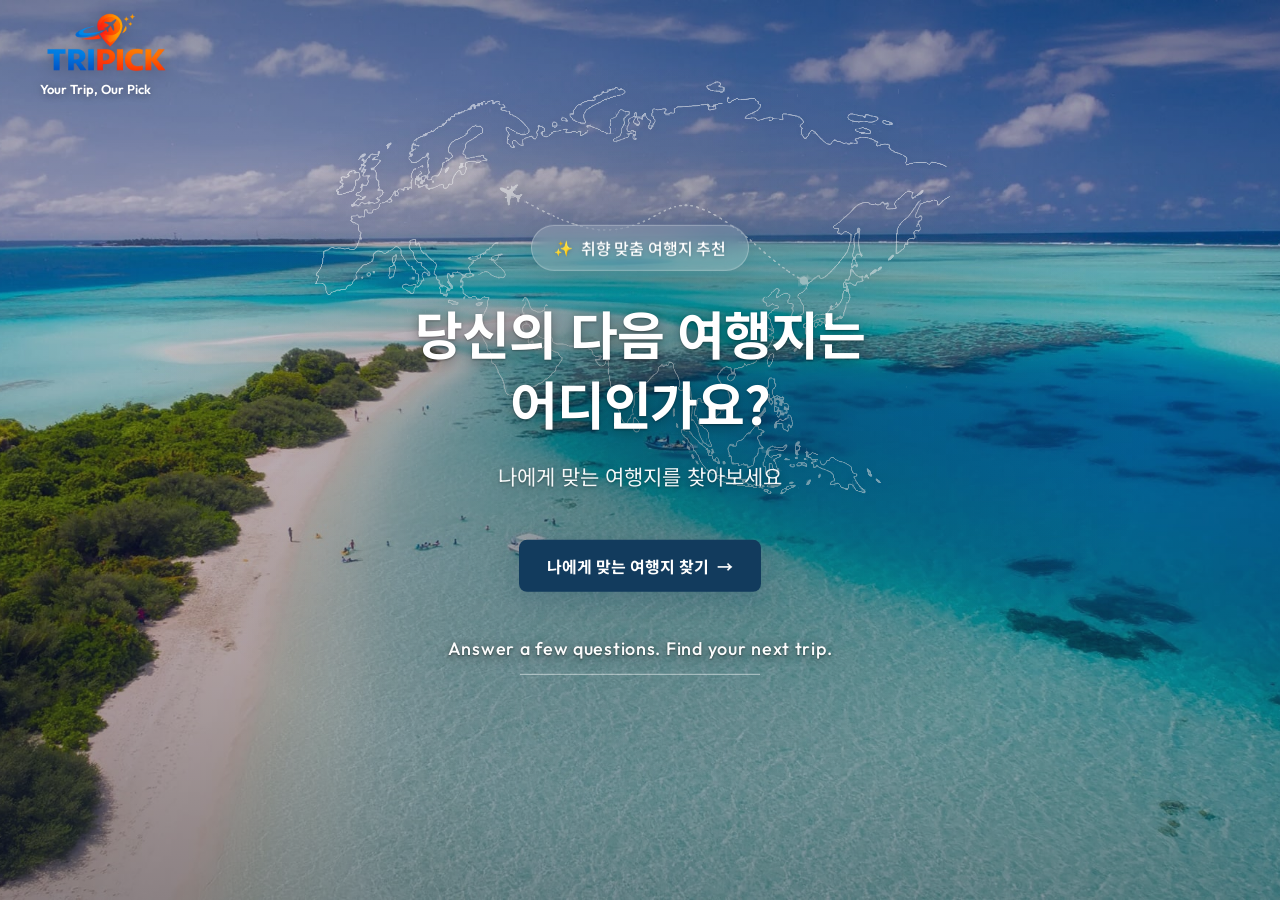
<file: index.html>
<!DOCTYPE html>
<html lang="ko">
<head>
  <meta charset="UTF-8">
  <meta name="viewport" content="width=device-width, initial-scale=1.0">
  <title>TRIPICK — Your Trip, Our Pick</title>
  <meta name="description" content="TRIPICK은 취향 퀴즈로 나에게 어울리는 여행지를 추천하고 여행 기록까지 도와주는 맞춤 여행 서비스입니다. 지금 나에게 맞는 여행을 찾아보세요.">
  <link rel="icon" href="images/logo.png">
  <link rel="preconnect" href="https://fonts.googleapis.com">
  <link rel="preconnect" href="https://fonts.gstatic.com" crossorigin>
  <link href="https://fonts.googleapis.com/css2?family=Outfit:wght@400;600;700&family=Noto+Sans+KR:wght@400;500;700&display=swap" rel="stylesheet">
  <link rel="stylesheet" href="style.css">
</head>
<body class="page-intro">
  <a class="skip-link" href="#main-content">본문 바로가기</a>
  <main class="intro" id="main-content" tabindex="-1">
    <img src="images/travel.png" alt="여행 이미지" class="intro-bg">
    <div class="intro-dim" aria-hidden="true"></div>

    <div class="intro-map-deco" aria-hidden="true">
      <img
        src="images/eurasia_map.png"
        alt=""
        class="intro-map"
        width="960"
        height="540"
        decoding="async"
      >
    </div>

    <header class="top">
      <div class="inner">
        <h1 class="title">
          <a href="home.html" class="logo-link">
            <img src="images/logo.png" alt="TRIPICK" class="logo">
          </a>
          <span class="txt">
            <span class="txt2">Your Trip, Our Pick</span>
          </span>
        </h1>

        <nav class="menu" aria-label="메인 메뉴"></nav>
      </div>
    </header>

    <div class="intro-box">
      <p class="intro-badge"><span class="intro-badge-spark" aria-hidden="true">✨</span> 취향 맞춤 여행지 추천</p>
      <p class="intro-tit">당신의 다음 여행지는<br>어디인가요?</p>
      <p class="intro-sub">나에게 맞는 여행지를 찾아보세요</p>
      <a href="home.html" class="btn">나에게 맞는 여행지 찾기 <span class="arrow">→</span></a>
      <p class="intro-foot">Answer a few questions. Find your next trip.</p>
    </div>
  </main>
</body>
</html>
</file>
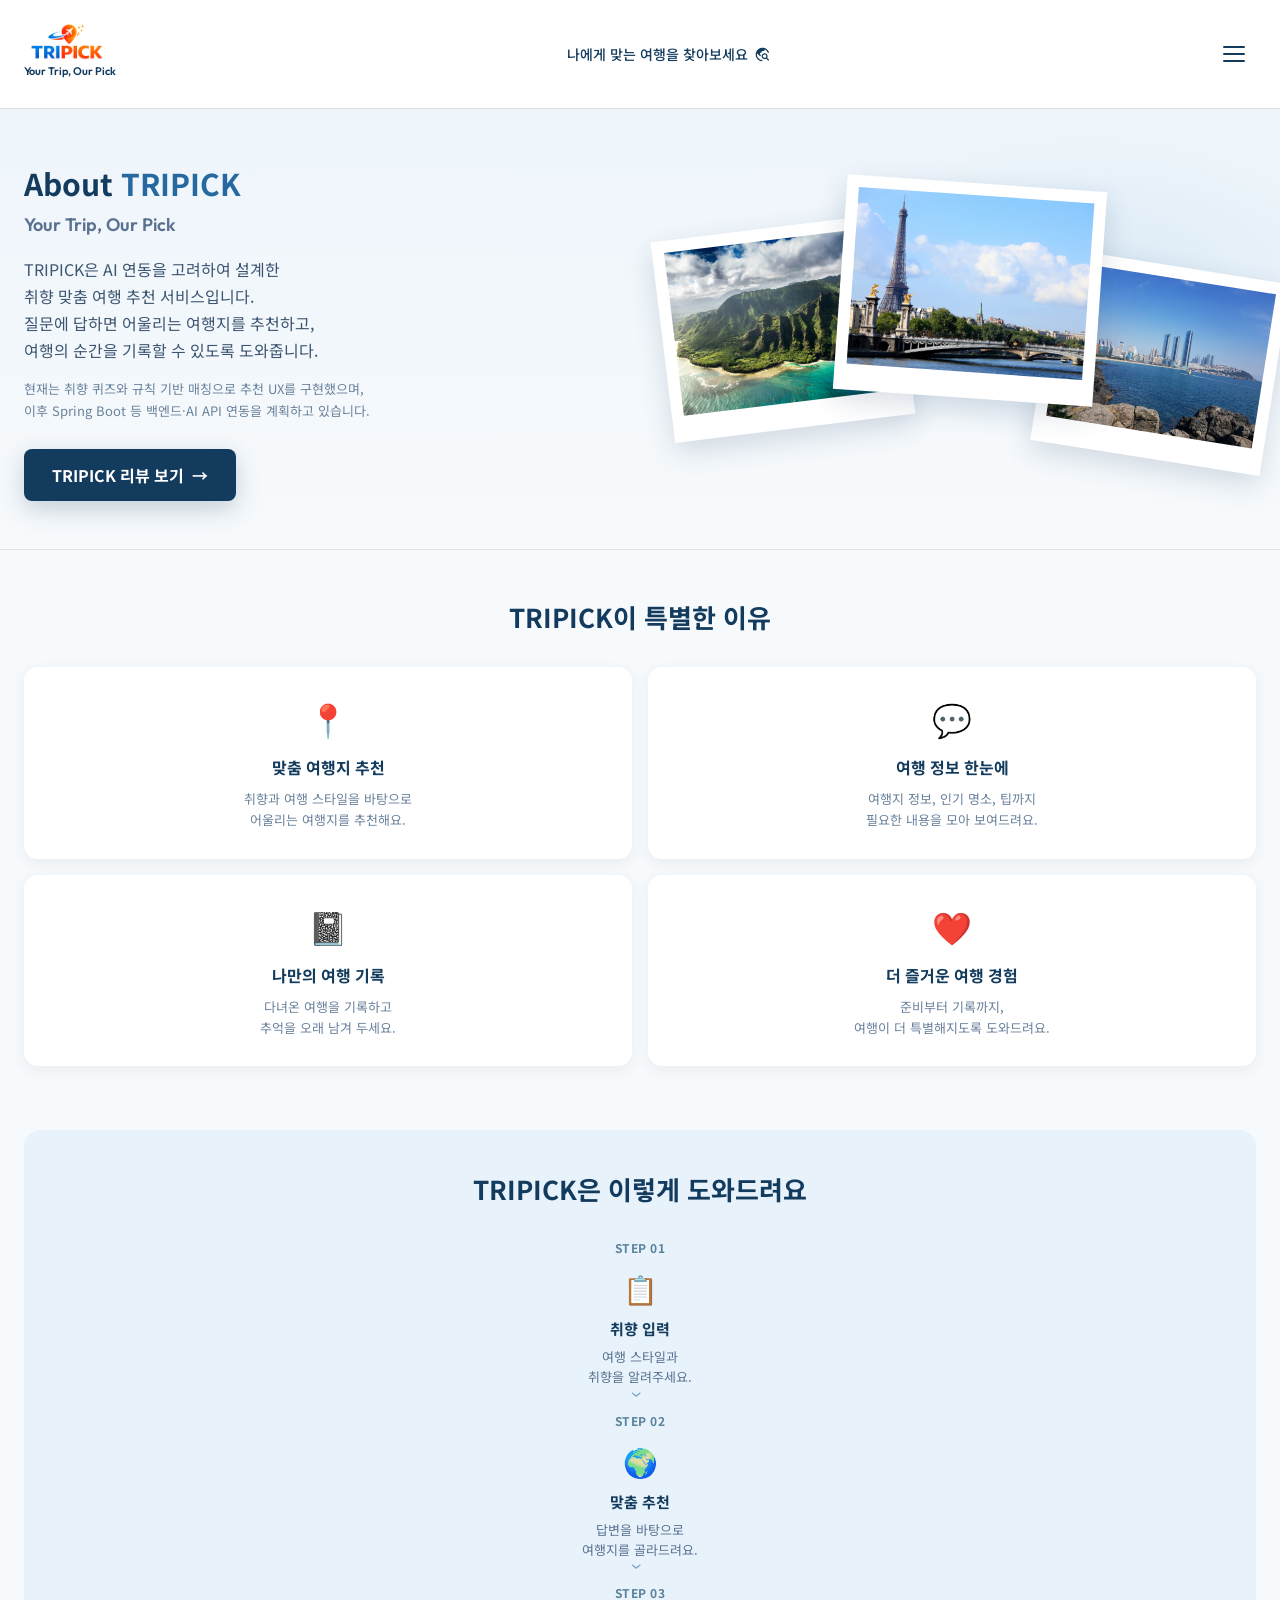
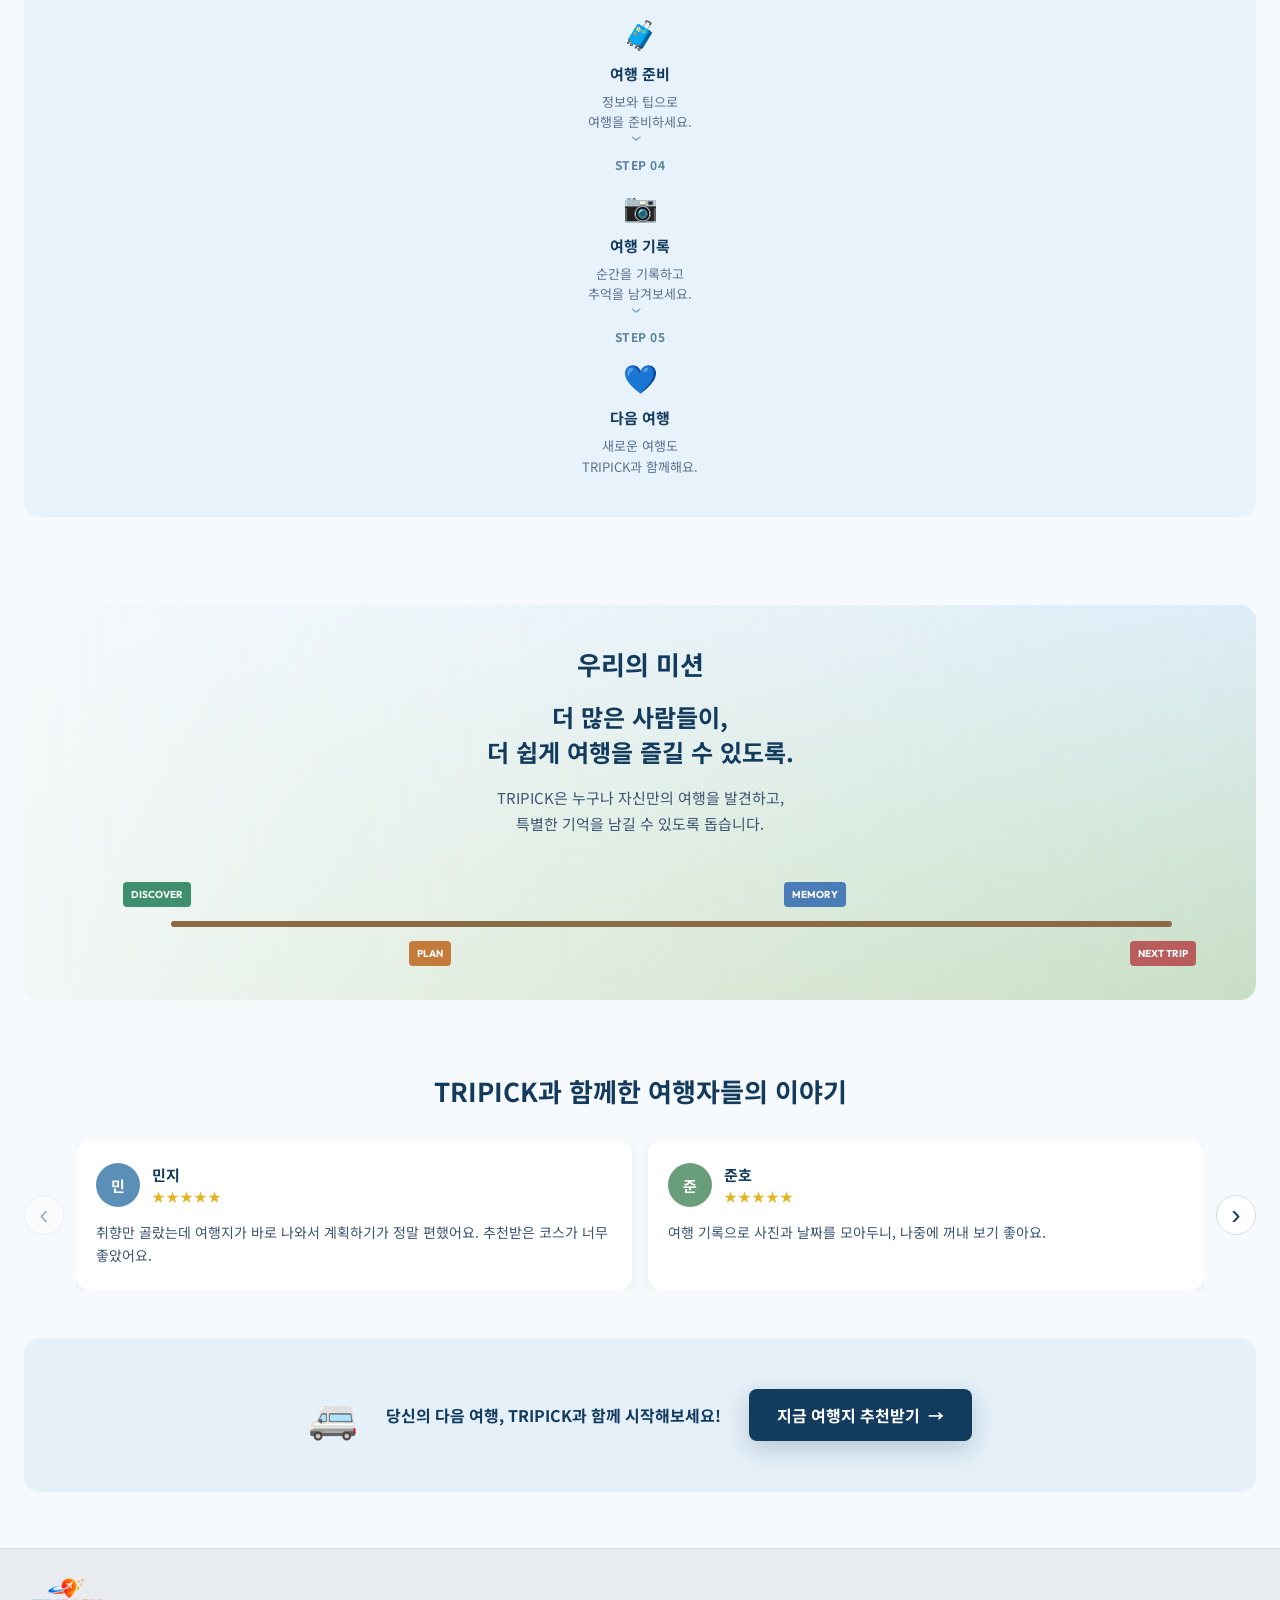
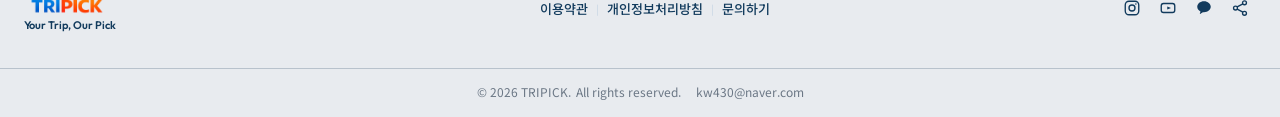
<file: about.html>
<!DOCTYPE html>
<html lang="ko">
<head>
  <meta charset="UTF-8">
  <meta name="viewport" content="width=device-width, initial-scale=1.0">
  <title>About — TRIPICK</title>
  <meta name="description" content="TRIPICK 소개. 취향 퀴즈와 규칙 기반 매칭으로 나에게 맞는 여행지를 추천하는 맞춤 여행 서비스의 목표와 이용 방법을 소개합니다.">
  <link rel="icon" href="images/logo.png">
  <link rel="preconnect" href="https://fonts.googleapis.com">
  <link rel="preconnect" href="https://fonts.gstatic.com" crossorigin>
  <link href="https://fonts.googleapis.com/css2?family=Outfit:wght@400;600;700&family=Noto+Sans+KR:wght@400;500;700&display=swap" rel="stylesheet">
  <link href="https://fonts.googleapis.com/css2?family=Material+Symbols+Rounded:opsz,wght,FILL,GRAD@20..48,100..700,0..1,-50..200" rel="stylesheet">
  <link rel="stylesheet" href="style.css">
</head>
<body class="page-main page-about">
  <a class="skip-link" href="#main-content">본문 바로가기</a>
  <header class="top">
    <div class="inner">
      <h1 class="title">
        <a href="home.html" class="logo-link">
          <img src="images/logo.png" alt="TRIPICK" class="logo">
        </a>
        <span class="txt">
          <span class="txt2">Your Trip, Our Pick</span>
        </span>
      </h1>
        <p class="header-tagline">나에게 맞는 여행을 찾아보세요 <span class="material-symbols-rounded header-tagline-icon" aria-hidden="true">travel_explore</span></p>
        <button type="button" class="nav-toggle" aria-label="메뉴 열기" aria-expanded="false" aria-controls="main-menu">
          <span class="nav-toggle-bar" aria-hidden="true"></span>
          <span class="nav-toggle-bar" aria-hidden="true"></span>
          <span class="nav-toggle-bar" aria-hidden="true"></span>
        </button>
      <nav class="menu" id="main-menu" aria-label="메인 메뉴">
        <div class="menu-hero">
          <svg class="menu-hero-plane" viewBox="0 0 100 60" fill="none" aria-hidden="true">
            <path d="M4 44C22 44 26 18 46 14C60 11 70 22 90 10" stroke="currentColor" stroke-width="1.6" stroke-dasharray="3 5" stroke-linecap="round"/>
            <path d="M86 6l10 4-9 7-1-5-6-2 6-4z" fill="currentColor"/>
          </svg>
          <p class="menu-hero-tit">여행은 경험이다,<br>tripick이 함께합니다</p>
        </div>
        <div class="menu-links">
          <a href="recommend.html" class="menu-link">
            <span class="menu-link-icon material-symbols-rounded" aria-hidden="true">explore</span>
            <span class="menu-link-label">여행지 추천</span>
          </a>
          <a href="browse.html" class="menu-link">
            <span class="menu-link-icon material-symbols-rounded" aria-hidden="true">map</span>
            <span class="menu-link-label">여행지 둘러보기</span>
          </a>
          <a href="record.html" class="menu-link">
            <span class="menu-link-icon material-symbols-rounded" aria-hidden="true">edit_note</span>
            <span class="menu-link-label">여행 기록</span>
          </a>
          <a href="about.html" class="menu-link is-active" aria-current="page">
            <span class="menu-link-icon material-symbols-rounded" aria-hidden="true">info</span>
            <span class="menu-link-label">About</span>
          </a>
          <a href="community.html" class="menu-link">
            <span class="menu-link-icon material-symbols-rounded" aria-hidden="true">forum</span>
            <span class="menu-link-label">커뮤니티</span>
          </a>
        </div>
        <div class="menu-social" role="group" aria-label="소셜 미디어 (데모, 장식)">
          <span class="menu-social-icon" aria-hidden="true">
            <svg viewBox="0 0 24 24" fill="none" xmlns="http://www.w3.org/2000/svg" aria-hidden="true">
              <rect x="3" y="3" width="18" height="18" rx="5" stroke="currentColor" stroke-width="1.8"/>
              <circle cx="12" cy="12" r="4" stroke="currentColor" stroke-width="1.8"/>
              <circle cx="17.2" cy="6.8" r="1" fill="currentColor"/>
            </svg>
          </span>
          <span class="menu-social-icon" aria-hidden="true">
            <svg viewBox="0 0 24 24" fill="none" xmlns="http://www.w3.org/2000/svg" aria-hidden="true">
              <rect x="3" y="6" width="18" height="12" rx="3" stroke="currentColor" stroke-width="1.8"/>
              <path d="M11 10l5 2-5 2v-4z" fill="currentColor"/>
            </svg>
          </span>
          <span class="menu-social-icon" aria-hidden="true">
            <svg viewBox="0 0 24 24" fill="none" xmlns="http://www.w3.org/2000/svg" aria-hidden="true">
              <path d="M12 3C6.9 3 3 6.3 3 10.4c0 2.6 1.7 4.9 4.3 6.2-.2.8-.7 2.5-.8 2.9-.1.5.2.5.4.4.2-.1 2.5-1.7 3.5-2.4.5.1 1.1.1 1.6.1 5.1 0 9-3.3 9-7.2S17.1 3 12 3z" fill="currentColor"/>
            </svg>
          </span>
          <button type="button" class="menu-social-icon menu-share" aria-label="이 페이지 링크 공유하기">
            <svg viewBox="0 0 24 24" fill="none" xmlns="http://www.w3.org/2000/svg" aria-hidden="true">
              <circle cx="18" cy="5" r="2.6" stroke="currentColor" stroke-width="1.8"/>
              <circle cx="6" cy="12" r="2.6" stroke="currentColor" stroke-width="1.8"/>
              <circle cx="18" cy="19" r="2.6" stroke="currentColor" stroke-width="1.8"/>
              <path d="M8.2 10.6l7.6-4.2M8.2 13.4l7.6 4.2" stroke="currentColor" stroke-width="1.8"/>
            </svg>
          </button>
        </div>
      </nav>
    </div>
  </header>

  <main class="about" id="main-content" tabindex="-1">
    <section class="about-hero">
      <div class="inner about-hero-inner">
        <div class="about-hero-text">
          <h2 class="about-hero-tit">About <span>TRIPICK</span></h2>
          <p class="about-hero-sub">Your Trip, Our Pick</p>
          <p class="about-hero-desc">
            TRIPICK은 AI 연동을 고려하여 설계한<br>
            취향 맞춤 여행 추천 서비스입니다.<br>
            질문에 답하면 어울리는 여행지를 추천하고,<br>
            여행의 순간을 기록할 수 있도록 도와줍니다.
          </p>
          <p class="about-hero-note">
            현재는 취향 퀴즈와 규칙 기반 매칭으로 추천 UX를 구현했으며,<br>
            이후 Spring Boot 등 백엔드·AI API 연동을 계획하고 있습니다.
          </p>
          <a href="#about-reviews" class="btn">TRIPICK 리뷰 보기 <span class="arrow">→</span></a>
        </div>

        <div class="about-hero-visual" aria-hidden="true">
          <div class="about-polaroid about-polaroid-1">
            <img src="images/hawaii.jpg" alt="">
          </div>
          <div class="about-polaroid about-polaroid-2">
            <img src="images/paris.jpg" alt="">
          </div>
          <div class="about-polaroid about-polaroid-3">
            <img src="images/busan.jpg" alt="">
          </div>
        </div>
      </div>
    </section>

    <section class="about-why" id="about-why">
      <div class="inner">
        <h3 class="about-sec-tit">TRIPICK이 특별한 이유</h3>
        <div class="about-why-grid">
          <article class="about-why-card">
            <div class="about-why-icon" aria-hidden="true">📍</div>
            <h4>맞춤 여행지 추천</h4>
            <p>취향과 여행 스타일을 바탕으로<br>어울리는 여행지를 추천해요.</p>
          </article>
          <article class="about-why-card">
            <div class="about-why-icon" aria-hidden="true">💬</div>
            <h4>여행 정보 한눈에</h4>
            <p>여행지 정보, 인기 명소, 팁까지<br>필요한 내용을 모아 보여드려요.</p>
          </article>
          <article class="about-why-card">
            <div class="about-why-icon" aria-hidden="true">📓</div>
            <h4>나만의 여행 기록</h4>
            <p>다녀온 여행을 기록하고<br>추억을 오래 남겨 두세요.</p>
          </article>
          <article class="about-why-card">
            <div class="about-why-icon" aria-hidden="true">❤️</div>
            <h4>더 즐거운 여행 경험</h4>
            <p>준비부터 기록까지,<br>여행이 더 특별해지도록 도와드려요.</p>
          </article>
        </div>
      </div>
    </section>

    <section class="about-steps">
      <div class="inner">
        <div class="about-steps-box">
          <h3 class="about-sec-tit">TRIPICK은 이렇게 도와드려요</h3>
          <ol class="about-steps-list">
            <li class="about-step">
              <span class="about-step-num">STEP 01</span>
              <span class="about-step-icon" aria-hidden="true">📋</span>
              <strong>취향 입력</strong>
              <p>여행 스타일과<br>취향을 알려주세요.</p>
            </li>
            <li class="about-step">
              <span class="about-step-num">STEP 02</span>
              <span class="about-step-icon" aria-hidden="true">🌍</span>
              <strong>맞춤 추천</strong>
              <p>답변을 바탕으로<br>여행지를 골라드려요.</p>
            </li>
            <li class="about-step">
              <span class="about-step-num">STEP 03</span>
              <span class="about-step-icon" aria-hidden="true">🧳</span>
              <strong>여행 준비</strong>
              <p>정보와 팁으로<br>여행을 준비하세요.</p>
            </li>
            <li class="about-step">
              <span class="about-step-num">STEP 04</span>
              <span class="about-step-icon" aria-hidden="true">📷</span>
              <strong>여행 기록</strong>
              <p>순간을 기록하고<br>추억을 남겨보세요.</p>
            </li>
            <li class="about-step">
              <span class="about-step-num">STEP 05</span>
              <span class="about-step-icon" aria-hidden="true">💙</span>
              <strong>다음 여행</strong>
              <p>새로운 여행도<br>TRIPICK과 함께해요.</p>
            </li>
          </ol>
        </div>
      </div>
    </section>

    <section class="about-mission">
      <div class="inner">
        <div class="about-mission-inner">
        <div class="about-mission-deco" aria-hidden="true">
          <div class="about-stamp about-stamp-1">
            <span class="about-stamp-inner">
              <span class="about-stamp-line">TRIPICK</span>
              <span class="about-stamp-line about-stamp-line-sm">AIRPORT</span>
            </span>
          </div>
          <div class="about-stamp about-stamp-mission">
            <span class="about-stamp-inner">
              <span class="about-stamp-mission-text">MISSION</span>
            </span>
          </div>
          <div class="about-stamp about-stamp-3">
            <span class="about-stamp-inner">
              <span class="about-stamp-line">EXPLORE</span>
              <span class="about-stamp-line about-stamp-line-sm">WORLD</span>
            </span>
          </div>
        </div>
        <div class="about-mission-text">
          <h3 class="about-sec-tit about-sec-tit-left">우리의 미션</h3>
          <p class="about-mission-lead">더 많은 사람들이,<br>더 쉽게 여행을 즐길 수 있도록.</p>
          <p class="about-mission-desc">
            TRIPICK은 누구나 자신만의 여행을 발견하고,<br>
            특별한 기억을 남길 수 있도록 돕습니다.
          </p>
        </div>
        <div class="about-mission-signs" aria-hidden="true">
          <div class="about-sign about-sign-1">DISCOVER</div>
          <div class="about-sign about-sign-2">PLAN</div>
          <div class="about-sign about-sign-3">MEMORY</div>
          <div class="about-sign about-sign-4">NEXT TRIP</div>
          <div class="about-sign-pole"></div>
        </div>
        </div>
      </div>
    </section>

    <section class="about-reviews" id="about-reviews">
      <div class="inner">
        <h3 class="about-sec-tit">TRIPICK과 함께한 여행자들의 이야기</h3>
        <div class="about-review-wrap">
          <button type="button" class="about-review-btn" id="review-prev" aria-label="이전 후기">‹</button>
          <div class="about-review-viewport">
            <div class="about-review-track" id="review-track">
              <article class="about-review-card">
                <div class="about-review-top">
                  <span class="about-avatar" aria-hidden="true">민</span>
                  <div>
                    <h4 class="about-review-name">민지</h4>
                    <p class="about-review-stars" role="img" aria-label="별점 5점">★★★★★</p>
                  </div>
                </div>
                <p class="about-review-text">취향만 골랐는데 여행지가 바로 나와서 계획하기가 정말 편했어요. 추천받은 코스가 너무 좋았어요.</p>
              </article>
              <article class="about-review-card">
                <div class="about-review-top">
                  <span class="about-avatar about-avatar-2" aria-hidden="true">준</span>
                  <div>
                    <h4 class="about-review-name">준호</h4>
                    <p class="about-review-stars" role="img" aria-label="별점 5점">★★★★★</p>
                  </div>
                </div>
                <p class="about-review-text">여행 기록으로 사진과 날짜를 모아두니, 나중에 꺼내 보기 좋아요.</p>
              </article>
              <article class="about-review-card">
                <div class="about-review-top">
                  <span class="about-avatar about-avatar-3" aria-hidden="true">수</span>
                  <div>
                    <h4 class="about-review-name">수연</h4>
                    <p class="about-review-stars" role="img" aria-label="별점 5점">★★★★★</p>
                  </div>
                </div>
                <p class="about-review-text">어디 갈지 고민될 때 둘러보기랑 추천을 같이 쓰니 선택이 쉬워졌어요. 자주 이용하게 될 것 같아요.</p>
              </article>
              <article class="about-review-card">
                <div class="about-review-top">
                  <span class="about-avatar about-avatar-4" aria-hidden="true">하</span>
                  <div>
                    <h4 class="about-review-name">하린</h4>
                    <p class="about-review-stars" role="img" aria-label="별점 5점">★★★★★</p>
                  </div>
                </div>
                <p class="about-review-text">친구랑 같이 보며 찜해 둔 여행지로 다음 여행 약속을 잡았어요.</p>
              </article>
            </div>
          </div>
          <button type="button" class="about-review-btn" id="review-next" aria-label="다음 후기">›</button>
        </div>
      </div>
    </section>

    <section class="about-cta">
      <div class="inner">
        <div class="about-cta-inner">
        <span class="about-cta-deco" aria-hidden="true">🚐</span>
        <h2 class="about-cta-text">당신의 다음 여행, TRIPICK과 함께 시작해보세요!</h2>
        <a href="recommend.html" class="btn">지금 여행지 추천받기 <span class="arrow">→</span></a>
        </div>
      </div>
    </section>
  </main>

  <footer class="footer main-footer">
    <div class="top main-footer-bar">
      <div class="inner">
        <div class="title">
          <a href="home.html" class="logo-link">
            <img src="images/logo.png" alt="" class="logo">
          </a>
          <div class="txt">
            <span class="txt2">Your Trip, Our Pick</span>
          </div>
        </div>
        <nav class="menu main-footer-menu" aria-label="푸터 메뉴 (데모)">
          <span class="main-footer-label">이용약관</span>
          <span class="main-footer-sep" aria-hidden="true">|</span>
          <span class="main-footer-label">개인정보처리방침</span>
          <span class="main-footer-sep" aria-hidden="true">|</span>
          <span class="main-footer-label">문의하기</span>
        </nav>
        <div class="main-footer-social" role="group" aria-label="소셜 미디어 (데모, 장식)">
          <span class="main-footer-social-icon" aria-hidden="true">
            <svg viewBox="0 0 24 24" fill="none" xmlns="http://www.w3.org/2000/svg" aria-hidden="true">
              <rect x="3" y="3" width="18" height="18" rx="5" stroke="currentColor" stroke-width="1.8"/>
              <circle cx="12" cy="12" r="4" stroke="currentColor" stroke-width="1.8"/>
              <circle cx="17.2" cy="6.8" r="1" fill="currentColor"/>
            </svg>
          </span>
          <span class="main-footer-social-icon" aria-hidden="true">
            <svg viewBox="0 0 24 24" fill="none" xmlns="http://www.w3.org/2000/svg" aria-hidden="true">
              <rect x="3" y="6" width="18" height="12" rx="3" stroke="currentColor" stroke-width="1.8"/>
              <path d="M11 10l5 2-5 2v-4z" fill="currentColor"/>
            </svg>
          </span>
          <span class="main-footer-social-icon" aria-hidden="true">
            <svg viewBox="0 0 24 24" fill="none" xmlns="http://www.w3.org/2000/svg" aria-hidden="true">
              <path d="M12 3C6.9 3 3 6.3 3 10.4c0 2.6 1.7 4.9 4.3 6.2-.2.8-.7 2.5-.8 2.9-.1.5.2.5.4.4.2-.1 2.5-1.7 3.5-2.4.5.1 1.1.1 1.6.1 5.1 0 9-3.3 9-7.2S17.1 3 12 3z" fill="currentColor"/>
            </svg>
          </span>
          <button type="button" class="main-footer-social-icon main-footer-share" aria-label="이 페이지 링크 공유하기">
            <svg viewBox="0 0 24 24" fill="none" xmlns="http://www.w3.org/2000/svg" aria-hidden="true">
              <circle cx="18" cy="5" r="2.6" stroke="currentColor" stroke-width="1.8"/>
              <circle cx="6" cy="12" r="2.6" stroke="currentColor" stroke-width="1.8"/>
              <circle cx="18" cy="19" r="2.6" stroke="currentColor" stroke-width="1.8"/>
              <path d="M8.2 10.6l7.6-4.2M8.2 13.4l7.6 4.2" stroke="currentColor" stroke-width="1.8"/>
            </svg>
          </button>
        </div>
      </div>
    </div>
    <div class="main-footer-rule" aria-hidden="true"></div>
    <div class="inner main-footer-copy-wrap">
      <p class="main-footer-copy">
        <span class="main-footer-copy-line">© 2026 TRIPICK</span>
        <span class="main-footer-copy-line">All rights reserved.</span>
        <span class="main-footer-copy-email">kw430@naver.com</span>
      </p>
    </div>
  </footer>

  <script src="about.js"></script>
  <script src="nav.js"></script>
  <script src="share.js?v=3"></script>
</body>
</html>
</file>
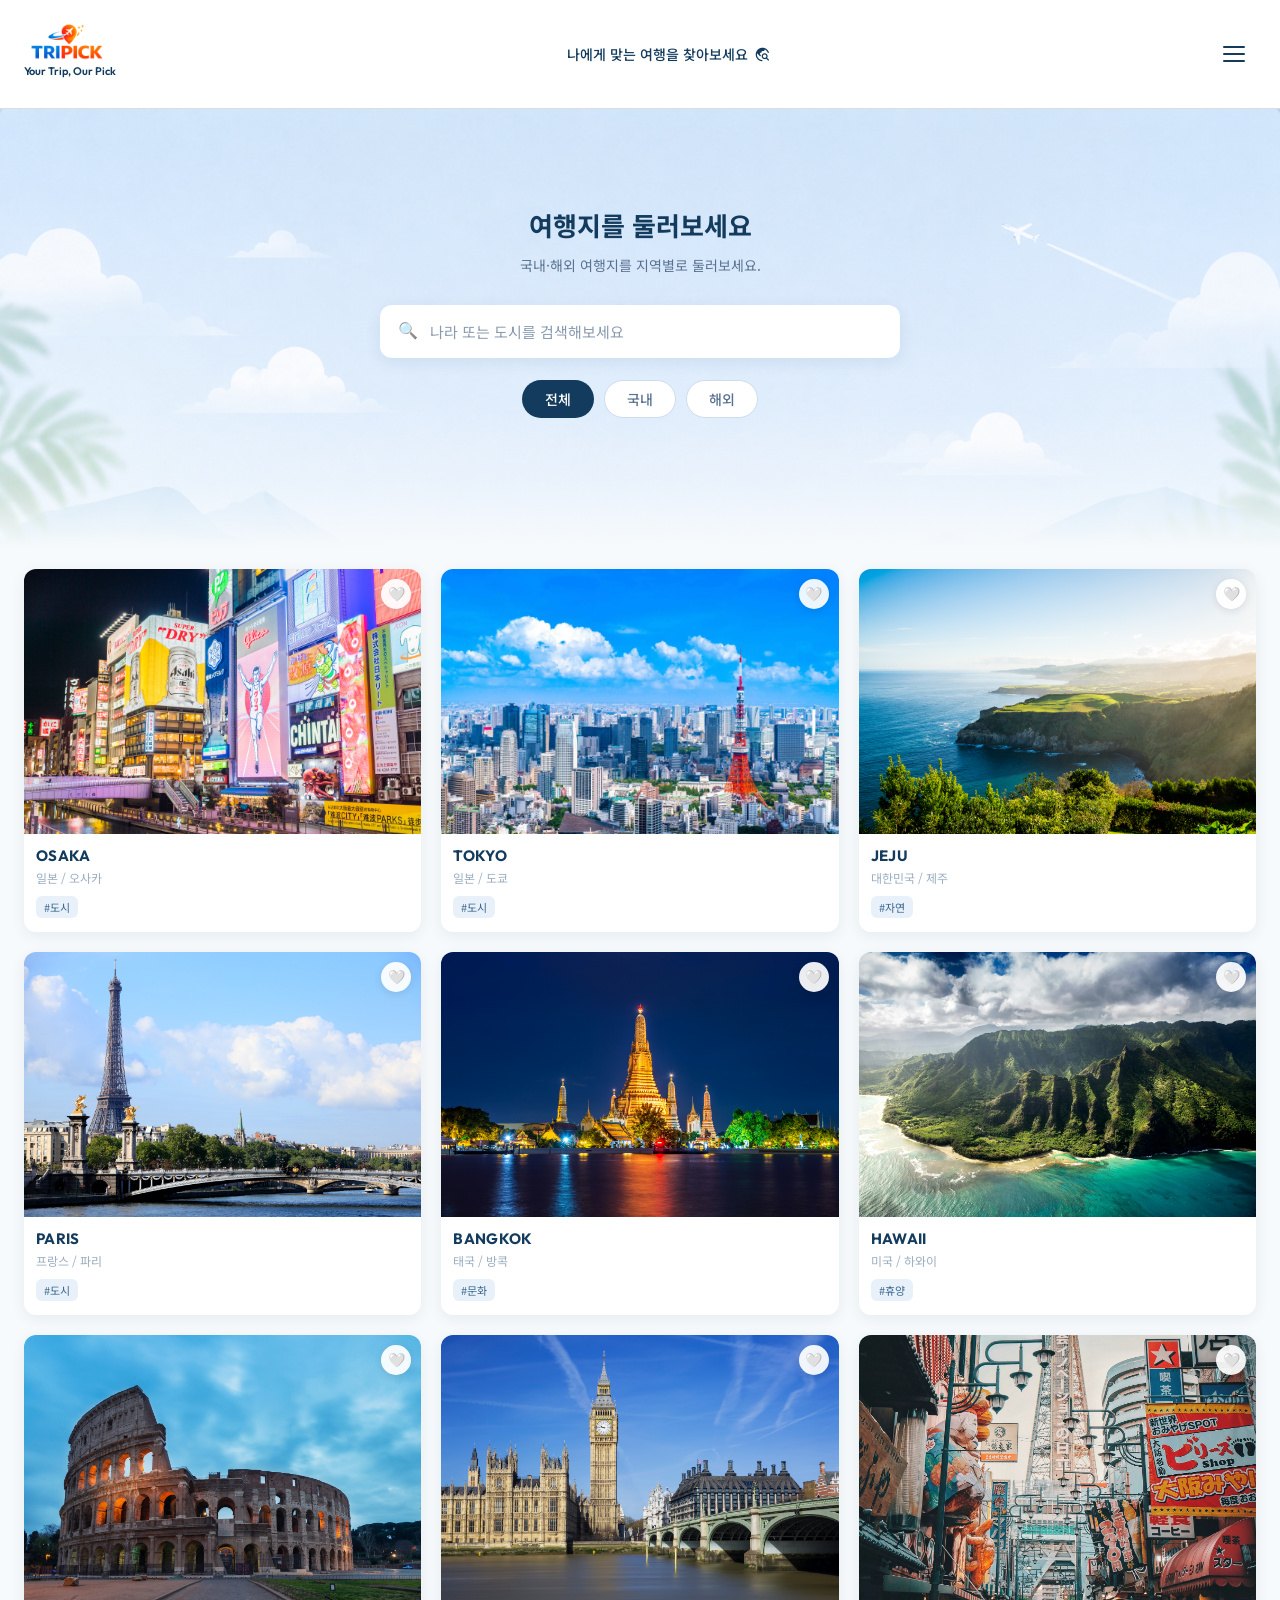
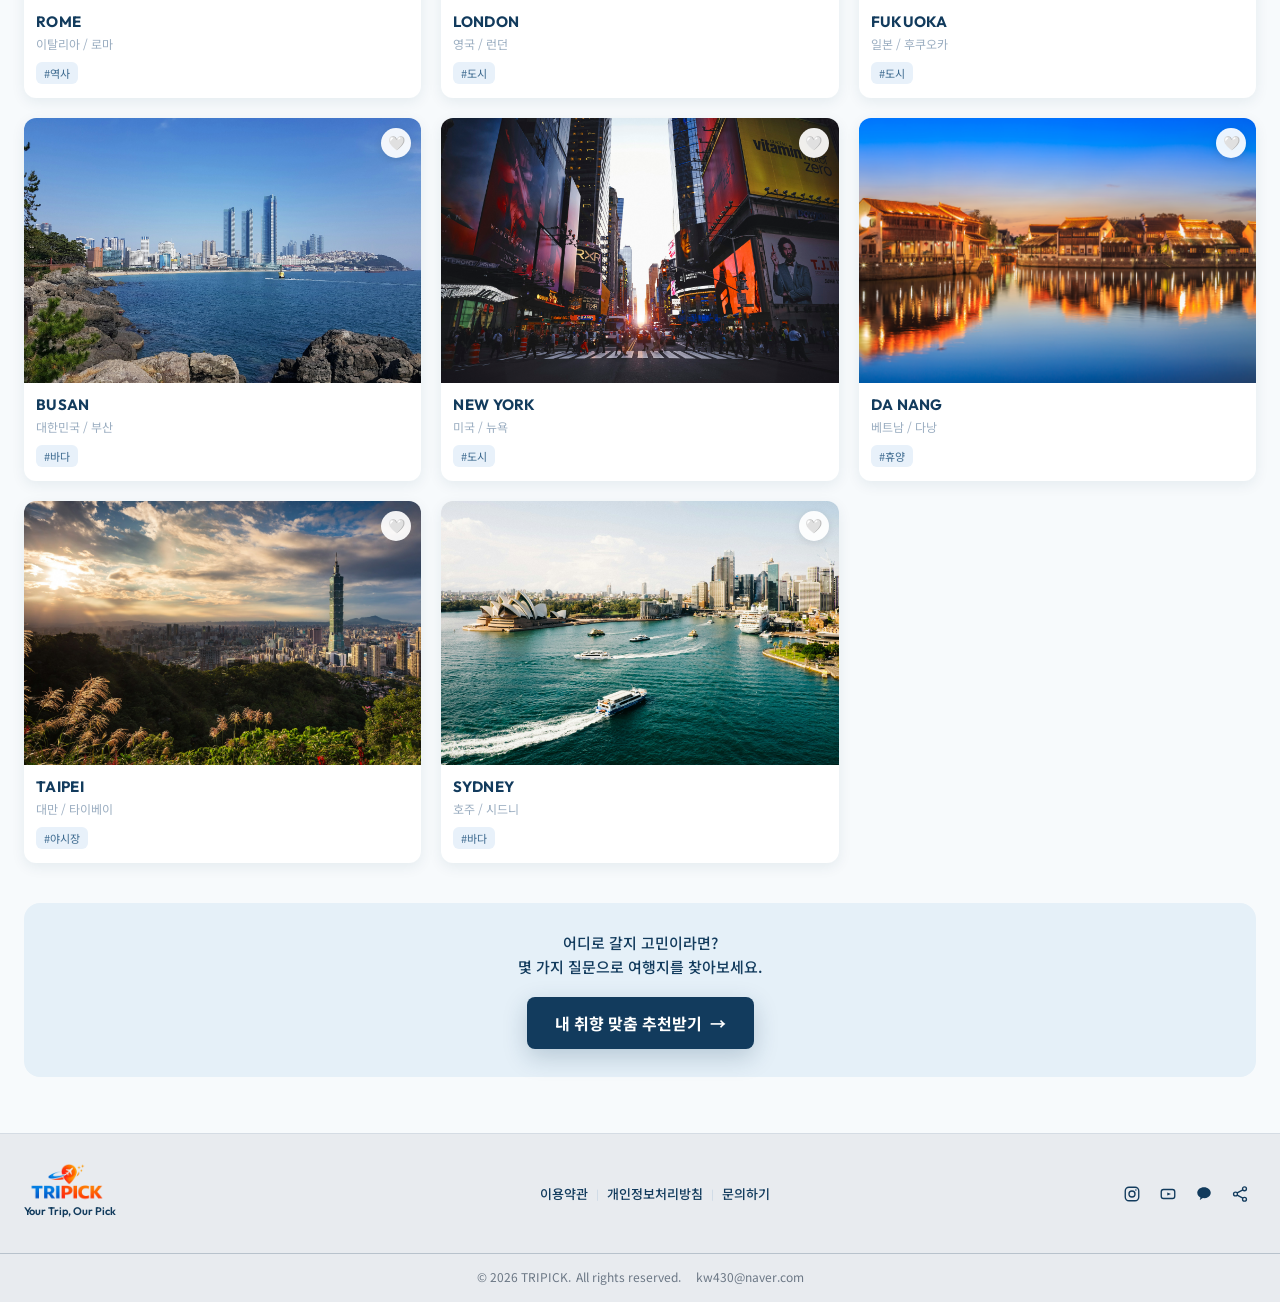
<file: browse.html>
<!DOCTYPE html>
<html lang="ko">
<head>
  <meta charset="UTF-8">
  <meta name="viewport" content="width=device-width, initial-scale=1.0">
  <title>여행지 둘러보기 — TRIPICK</title>
  <meta name="description" content="국내와 해외 인기 여행지를 지역별로 둘러보세요. 도시와 나라를 검색하고 관심 여행지를 찜해 나만의 목록을 만들 수 있습니다.">
  <link rel="icon" href="images/logo.png">
  <link rel="preconnect" href="https://fonts.googleapis.com">
  <link rel="preconnect" href="https://fonts.gstatic.com" crossorigin>
  <link href="https://fonts.googleapis.com/css2?family=Outfit:wght@400;600;700&family=Noto+Sans+KR:wght@400;500;700&display=swap" rel="stylesheet">
  <link href="https://fonts.googleapis.com/css2?family=Material+Symbols+Rounded:opsz,wght,FILL,GRAD@20..48,100..700,0..1,-50..200" rel="stylesheet">
  <link rel="stylesheet" href="style.css">
</head>
<body class="page-main page-browse">
  <a class="skip-link" href="#main-content">본문 바로가기</a>
  <header class="top">
    <div class="inner">
      <h1 class="title">
        <a href="home.html" class="logo-link">
          <img src="images/logo.png" alt="TRIPICK" class="logo">
        </a>
        <span class="txt">
          <span class="txt2">Your Trip, Our Pick</span>
        </span>
      </h1>
        <p class="header-tagline">나에게 맞는 여행을 찾아보세요 <span class="material-symbols-rounded header-tagline-icon" aria-hidden="true">travel_explore</span></p>
        <button type="button" class="nav-toggle" aria-label="메뉴 열기" aria-expanded="false" aria-controls="main-menu">
          <span class="nav-toggle-bar" aria-hidden="true"></span>
          <span class="nav-toggle-bar" aria-hidden="true"></span>
          <span class="nav-toggle-bar" aria-hidden="true"></span>
        </button>
      <nav class="menu" id="main-menu" aria-label="메인 메뉴">
        <div class="menu-hero">
          <svg class="menu-hero-plane" viewBox="0 0 100 60" fill="none" aria-hidden="true">
            <path d="M4 44C22 44 26 18 46 14C60 11 70 22 90 10" stroke="currentColor" stroke-width="1.6" stroke-dasharray="3 5" stroke-linecap="round"/>
            <path d="M86 6l10 4-9 7-1-5-6-2 6-4z" fill="currentColor"/>
          </svg>
          <p class="menu-hero-tit">여행은 경험이다,<br>tripick이 함께합니다</p>
        </div>
        <div class="menu-links">
          <a href="recommend.html" class="menu-link">
            <span class="menu-link-icon material-symbols-rounded" aria-hidden="true">explore</span>
            <span class="menu-link-label">여행지 추천</span>
          </a>
          <a href="browse.html" class="menu-link is-active" aria-current="page">
            <span class="menu-link-icon material-symbols-rounded" aria-hidden="true">map</span>
            <span class="menu-link-label">여행지 둘러보기</span>
          </a>
          <a href="record.html" class="menu-link">
            <span class="menu-link-icon material-symbols-rounded" aria-hidden="true">edit_note</span>
            <span class="menu-link-label">여행 기록</span>
          </a>
          <a href="about.html" class="menu-link">
            <span class="menu-link-icon material-symbols-rounded" aria-hidden="true">info</span>
            <span class="menu-link-label">About</span>
          </a>
          <a href="community.html" class="menu-link">
            <span class="menu-link-icon material-symbols-rounded" aria-hidden="true">forum</span>
            <span class="menu-link-label">커뮤니티</span>
          </a>
        </div>
        <div class="menu-social" role="group" aria-label="소셜 미디어 (데모, 장식)">
          <span class="menu-social-icon" aria-hidden="true">
            <svg viewBox="0 0 24 24" fill="none" xmlns="http://www.w3.org/2000/svg" aria-hidden="true">
              <rect x="3" y="3" width="18" height="18" rx="5" stroke="currentColor" stroke-width="1.8"/>
              <circle cx="12" cy="12" r="4" stroke="currentColor" stroke-width="1.8"/>
              <circle cx="17.2" cy="6.8" r="1" fill="currentColor"/>
            </svg>
          </span>
          <span class="menu-social-icon" aria-hidden="true">
            <svg viewBox="0 0 24 24" fill="none" xmlns="http://www.w3.org/2000/svg" aria-hidden="true">
              <rect x="3" y="6" width="18" height="12" rx="3" stroke="currentColor" stroke-width="1.8"/>
              <path d="M11 10l5 2-5 2v-4z" fill="currentColor"/>
            </svg>
          </span>
          <span class="menu-social-icon" aria-hidden="true">
            <svg viewBox="0 0 24 24" fill="none" xmlns="http://www.w3.org/2000/svg" aria-hidden="true">
              <path d="M12 3C6.9 3 3 6.3 3 10.4c0 2.6 1.7 4.9 4.3 6.2-.2.8-.7 2.5-.8 2.9-.1.5.2.5.4.4.2-.1 2.5-1.7 3.5-2.4.5.1 1.1.1 1.6.1 5.1 0 9-3.3 9-7.2S17.1 3 12 3z" fill="currentColor"/>
            </svg>
          </span>
          <button type="button" class="menu-social-icon menu-share" aria-label="이 페이지 링크 공유하기">
            <svg viewBox="0 0 24 24" fill="none" xmlns="http://www.w3.org/2000/svg" aria-hidden="true">
              <circle cx="18" cy="5" r="2.6" stroke="currentColor" stroke-width="1.8"/>
              <circle cx="6" cy="12" r="2.6" stroke="currentColor" stroke-width="1.8"/>
              <circle cx="18" cy="19" r="2.6" stroke="currentColor" stroke-width="1.8"/>
              <path d="M8.2 10.6l7.6-4.2M8.2 13.4l7.6 4.2" stroke="currentColor" stroke-width="1.8"/>
            </svg>
          </button>
        </div>
      </nav>
    </div>
  </header>

  <main class="browse" id="main-content" tabindex="-1">
    <section class="browse-hero">
      <div class="inner browse-hero-inner">
        <h2 class="browse-tit">여행지를 둘러보세요</h2>
        <p class="browse-lead">국내·해외 여행지를 지역별로 둘러보세요.</p>

        <div class="browse-search">
          <button type="button" class="browse-search-label" id="browse-search-btn" aria-label="검색">🔍</button>
          <label for="browse-search" class="visually-hidden">나라 또는 도시 검색</label>
          <input
            type="search"
            id="browse-search"
            class="browse-search-input"
            placeholder="나라 또는 도시를 검색해보세요"
            autocomplete="off"
          >
        </div>

        <div class="browse-filter" role="group" aria-label="여행지 필터">
          <button type="button" class="browse-filter-btn is-active" data-filter="all">전체</button>
          <button type="button" class="browse-filter-btn" data-filter="domestic">국내</button>
          <button type="button" class="browse-filter-btn" data-filter="overseas">해외</button>
        </div>
      </div>
    </section>

    <div class="browse-body">
      <div class="inner">
        <div class="browse-grid" id="browse-grid"></div>
        <p class="browse-empty is-hidden" id="browse-empty">검색 결과가 없습니다.</p>
      </div>
    </div>

    <div class="browse-cta">
      <div class="inner">
        <div class="browse-cta-inner">
          <div class="browse-cta-text">
            <p>어디로 갈지 고민이라면?<br>몇 가지 질문으로 여행지를 찾아보세요.</p>
            <a href="recommend.html" class="btn">내 취향 맞춤 추천받기 <span class="arrow">→</span></a>
          </div>
        </div>
      </div>
    </div>
  </main>

  <footer class="footer main-footer">
    <div class="top main-footer-bar">
      <div class="inner">
        <div class="title">
          <a href="home.html" class="logo-link">
            <img src="images/logo.png" alt="" class="logo">
          </a>
          <div class="txt">
            <span class="txt2">Your Trip, Our Pick</span>
          </div>
        </div>
        <nav class="menu main-footer-menu" aria-label="푸터 메뉴 (데모)">
          <span class="main-footer-label">이용약관</span>
          <span class="main-footer-sep" aria-hidden="true">|</span>
          <span class="main-footer-label">개인정보처리방침</span>
          <span class="main-footer-sep" aria-hidden="true">|</span>
          <span class="main-footer-label">문의하기</span>
        </nav>
        <div class="main-footer-social" role="group" aria-label="소셜 미디어 (데모, 장식)">
          <span class="main-footer-social-icon" aria-hidden="true">
            <svg viewBox="0 0 24 24" fill="none" xmlns="http://www.w3.org/2000/svg" aria-hidden="true">
              <rect x="3" y="3" width="18" height="18" rx="5" stroke="currentColor" stroke-width="1.8"/>
              <circle cx="12" cy="12" r="4" stroke="currentColor" stroke-width="1.8"/>
              <circle cx="17.2" cy="6.8" r="1" fill="currentColor"/>
            </svg>
          </span>
          <span class="main-footer-social-icon" aria-hidden="true">
            <svg viewBox="0 0 24 24" fill="none" xmlns="http://www.w3.org/2000/svg" aria-hidden="true">
              <rect x="3" y="6" width="18" height="12" rx="3" stroke="currentColor" stroke-width="1.8"/>
              <path d="M11 10l5 2-5 2v-4z" fill="currentColor"/>
            </svg>
          </span>
          <span class="main-footer-social-icon" aria-hidden="true">
            <svg viewBox="0 0 24 24" fill="none" xmlns="http://www.w3.org/2000/svg" aria-hidden="true">
              <path d="M12 3C6.9 3 3 6.3 3 10.4c0 2.6 1.7 4.9 4.3 6.2-.2.8-.7 2.5-.8 2.9-.1.5.2.5.4.4.2-.1 2.5-1.7 3.5-2.4.5.1 1.1.1 1.6.1 5.1 0 9-3.3 9-7.2S17.1 3 12 3z" fill="currentColor"/>
            </svg>
          </span>
          <button type="button" class="main-footer-social-icon main-footer-share" aria-label="이 페이지 링크 공유하기">
            <svg viewBox="0 0 24 24" fill="none" xmlns="http://www.w3.org/2000/svg" aria-hidden="true">
              <circle cx="18" cy="5" r="2.6" stroke="currentColor" stroke-width="1.8"/>
              <circle cx="6" cy="12" r="2.6" stroke="currentColor" stroke-width="1.8"/>
              <circle cx="18" cy="19" r="2.6" stroke="currentColor" stroke-width="1.8"/>
              <path d="M8.2 10.6l7.6-4.2M8.2 13.4l7.6 4.2" stroke="currentColor" stroke-width="1.8"/>
            </svg>
          </button>
        </div>
      </div>
    </div>
    <div class="main-footer-rule" aria-hidden="true"></div>
    <div class="inner main-footer-copy-wrap">
      <p class="main-footer-copy">
        <span class="main-footer-copy-line">© 2026 TRIPICK</span>
        <span class="main-footer-copy-line">All rights reserved.</span>
        <span class="main-footer-copy-email">kw430@naver.com</span>
      </p>
    </div>
  </footer>

  <script src="places.js"></script>
  <script src="browse.js"></script>
  <script src="nav.js"></script>
  <script src="share.js?v=3"></script>
</body>
</html>
</file>
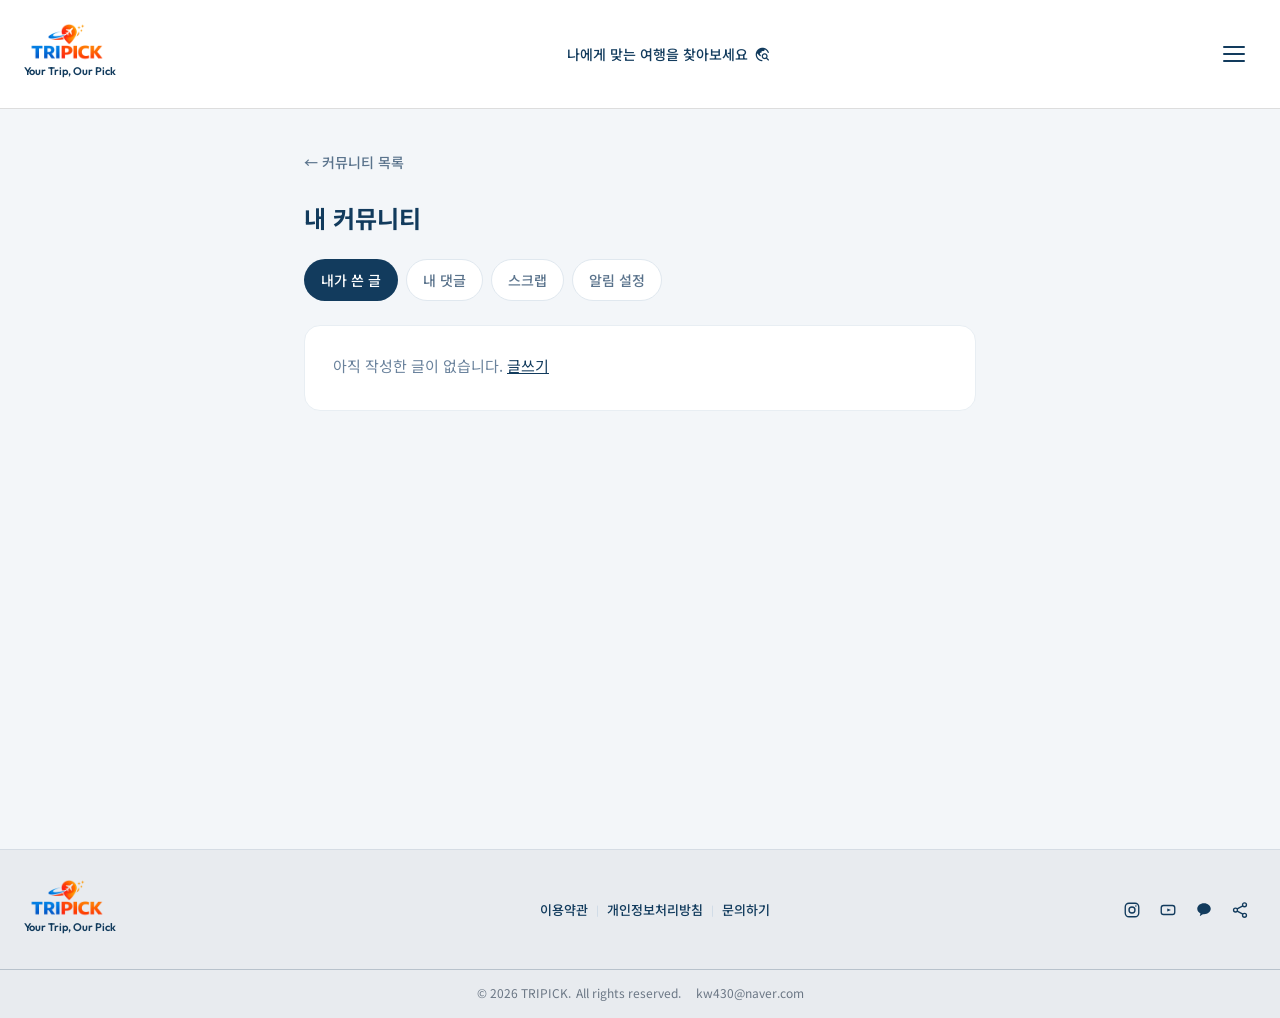
<file: community-me.html>
<!DOCTYPE html>
<html lang="ko">
<head>
  <meta charset="UTF-8">
  <meta name="viewport" content="width=device-width, initial-scale=1.0">
  <title>내 커뮤니티 — TRIPICK</title>
  <meta name="description" content="내가 쓴 글과 댓글, 스크랩한 게시글과 알림 설정을 한곳에서 관리하는 TRIPICK 커뮤니티 마이페이지입니다.">
  <link rel="icon" href="images/logo.png">
  <link rel="preconnect" href="https://fonts.googleapis.com">
  <link rel="preconnect" href="https://fonts.gstatic.com" crossorigin>
  <link href="https://fonts.googleapis.com/css2?family=Outfit:wght@400;600;700&family=Noto+Sans+KR:wght@400;500;700&display=swap" rel="stylesheet">
  <link href="https://fonts.googleapis.com/css2?family=Material+Symbols+Rounded:opsz,wght,FILL,GRAD@20..48,100..700,0..1,-50..200" rel="stylesheet">
  <link rel="stylesheet" href="style.css">
</head>
<body class="page-main page-community">
  <a class="skip-link" href="#main-content">본문 바로가기</a>
  <header class="top">
    <div class="inner">
      <h1 class="title">
        <a href="home.html" class="logo-link">
          <img src="images/logo.png" alt="TRIPICK" class="logo">
        </a>
        <span class="txt">
          <span class="txt2">Your Trip, Our Pick</span>
        </span>
      </h1>
        <p class="header-tagline">나에게 맞는 여행을 찾아보세요 <span class="material-symbols-rounded header-tagline-icon" aria-hidden="true">travel_explore</span></p>
        <button type="button" class="nav-toggle" aria-label="메뉴 열기" aria-expanded="false" aria-controls="main-menu">
          <span class="nav-toggle-bar" aria-hidden="true"></span>
          <span class="nav-toggle-bar" aria-hidden="true"></span>
          <span class="nav-toggle-bar" aria-hidden="true"></span>
        </button>
      <nav class="menu" id="main-menu" aria-label="메인 메뉴">
        <div class="menu-hero">
          <svg class="menu-hero-plane" viewBox="0 0 100 60" fill="none" aria-hidden="true">
            <path d="M4 44C22 44 26 18 46 14C60 11 70 22 90 10" stroke="currentColor" stroke-width="1.6" stroke-dasharray="3 5" stroke-linecap="round"/>
            <path d="M86 6l10 4-9 7-1-5-6-2 6-4z" fill="currentColor"/>
          </svg>
          <p class="menu-hero-tit">여행은 경험이다,<br>tripick이 함께합니다</p>
        </div>
        <div class="menu-links">
          <a href="recommend.html" class="menu-link">
            <span class="menu-link-icon material-symbols-rounded" aria-hidden="true">explore</span>
            <span class="menu-link-label">여행지 추천</span>
          </a>
          <a href="browse.html" class="menu-link">
            <span class="menu-link-icon material-symbols-rounded" aria-hidden="true">map</span>
            <span class="menu-link-label">여행지 둘러보기</span>
          </a>
          <a href="record.html" class="menu-link">
            <span class="menu-link-icon material-symbols-rounded" aria-hidden="true">edit_note</span>
            <span class="menu-link-label">여행 기록</span>
          </a>
          <a href="about.html" class="menu-link">
            <span class="menu-link-icon material-symbols-rounded" aria-hidden="true">info</span>
            <span class="menu-link-label">About</span>
          </a>
          <a href="community.html" class="menu-link is-active" aria-current="page">
            <span class="menu-link-icon material-symbols-rounded" aria-hidden="true">forum</span>
            <span class="menu-link-label">커뮤니티</span>
          </a>
        </div>
        <div class="menu-social" role="group" aria-label="소셜 미디어 (데모, 장식)">
          <span class="menu-social-icon" aria-hidden="true">
            <svg viewBox="0 0 24 24" fill="none" xmlns="http://www.w3.org/2000/svg" aria-hidden="true">
              <rect x="3" y="3" width="18" height="18" rx="5" stroke="currentColor" stroke-width="1.8"/>
              <circle cx="12" cy="12" r="4" stroke="currentColor" stroke-width="1.8"/>
              <circle cx="17.2" cy="6.8" r="1" fill="currentColor"/>
            </svg>
          </span>
          <span class="menu-social-icon" aria-hidden="true">
            <svg viewBox="0 0 24 24" fill="none" xmlns="http://www.w3.org/2000/svg" aria-hidden="true">
              <rect x="3" y="6" width="18" height="12" rx="3" stroke="currentColor" stroke-width="1.8"/>
              <path d="M11 10l5 2-5 2v-4z" fill="currentColor"/>
            </svg>
          </span>
          <span class="menu-social-icon" aria-hidden="true">
            <svg viewBox="0 0 24 24" fill="none" xmlns="http://www.w3.org/2000/svg" aria-hidden="true">
              <path d="M12 3C6.9 3 3 6.3 3 10.4c0 2.6 1.7 4.9 4.3 6.2-.2.8-.7 2.5-.8 2.9-.1.5.2.5.4.4.2-.1 2.5-1.7 3.5-2.4.5.1 1.1.1 1.6.1 5.1 0 9-3.3 9-7.2S17.1 3 12 3z" fill="currentColor"/>
            </svg>
          </span>
          <button type="button" class="menu-social-icon menu-share" aria-label="이 페이지 링크 공유하기">
            <svg viewBox="0 0 24 24" fill="none" xmlns="http://www.w3.org/2000/svg" aria-hidden="true">
              <circle cx="18" cy="5" r="2.6" stroke="currentColor" stroke-width="1.8"/>
              <circle cx="6" cy="12" r="2.6" stroke="currentColor" stroke-width="1.8"/>
              <circle cx="18" cy="19" r="2.6" stroke="currentColor" stroke-width="1.8"/>
              <path d="M8.2 10.6l7.6-4.2M8.2 13.4l7.6 4.2" stroke="currentColor" stroke-width="1.8"/>
            </svg>
          </button>
        </div>
      </nav>
    </div>
  </header>

  <main class="comm-my-page" id="main-content" tabindex="-1">
    <div class="inner comm-my-inner">
      <a href="community.html" class="comm-post-back">← 커뮤니티 목록</a>
      <h2 class="comm-my-title">내 커뮤니티</h2>

      <nav class="comm-my-tabs" aria-label="내 커뮤니티 메뉴">
        <a href="community-me.html?tab=posts" class="comm-my-tab" data-tab="posts">내가 쓴 글</a>
        <a href="community-me.html?tab=comments" class="comm-my-tab" data-tab="comments">내 댓글</a>
        <a href="community-me.html?tab=scraps" class="comm-my-tab" data-tab="scraps">스크랩</a>
        <a href="community-me.html?tab=settings" class="comm-my-tab" data-tab="settings">알림 설정</a>
      </nav>

      <div class="comm-my-panel" id="comm-my-panel"></div>
    </div>
  </main>

  <footer class="footer main-footer">
    <div class="top main-footer-bar">
      <div class="inner">
        <div class="title">
          <a href="home.html" class="logo-link">
            <img src="images/logo.png" alt="" class="logo">
          </a>
          <div class="txt">
            <span class="txt2">Your Trip, Our Pick</span>
          </div>
        </div>
        <nav class="menu main-footer-menu" aria-label="푸터 메뉴 (데모)">
          <span class="main-footer-label">이용약관</span>
          <span class="main-footer-sep" aria-hidden="true">|</span>
          <span class="main-footer-label">개인정보처리방침</span>
          <span class="main-footer-sep" aria-hidden="true">|</span>
          <span class="main-footer-label">문의하기</span>
        </nav>
        <div class="main-footer-social" role="group" aria-label="소셜 미디어 (데모, 장식)">
          <span class="main-footer-social-icon" aria-hidden="true">
            <svg viewBox="0 0 24 24" fill="none" xmlns="http://www.w3.org/2000/svg" aria-hidden="true">
              <rect x="3" y="3" width="18" height="18" rx="5" stroke="currentColor" stroke-width="1.8"/>
              <circle cx="12" cy="12" r="4" stroke="currentColor" stroke-width="1.8"/>
              <circle cx="17.2" cy="6.8" r="1" fill="currentColor"/>
            </svg>
          </span>
          <span class="main-footer-social-icon" aria-hidden="true">
            <svg viewBox="0 0 24 24" fill="none" xmlns="http://www.w3.org/2000/svg" aria-hidden="true">
              <rect x="3" y="6" width="18" height="12" rx="3" stroke="currentColor" stroke-width="1.8"/>
              <path d="M11 10l5 2-5 2v-4z" fill="currentColor"/>
            </svg>
          </span>
          <span class="main-footer-social-icon" aria-hidden="true">
            <svg viewBox="0 0 24 24" fill="none" xmlns="http://www.w3.org/2000/svg" aria-hidden="true">
              <path d="M12 3C6.9 3 3 6.3 3 10.4c0 2.6 1.7 4.9 4.3 6.2-.2.8-.7 2.5-.8 2.9-.1.5.2.5.4.4.2-.1 2.5-1.7 3.5-2.4.5.1 1.1.1 1.6.1 5.1 0 9-3.3 9-7.2S17.1 3 12 3z" fill="currentColor"/>
            </svg>
          </span>
          <button type="button" class="main-footer-social-icon main-footer-share" aria-label="이 페이지 링크 공유하기">
            <svg viewBox="0 0 24 24" fill="none" xmlns="http://www.w3.org/2000/svg" aria-hidden="true">
              <circle cx="18" cy="5" r="2.6" stroke="currentColor" stroke-width="1.8"/>
              <circle cx="6" cy="12" r="2.6" stroke="currentColor" stroke-width="1.8"/>
              <circle cx="18" cy="19" r="2.6" stroke="currentColor" stroke-width="1.8"/>
              <path d="M8.2 10.6l7.6-4.2M8.2 13.4l7.6 4.2" stroke="currentColor" stroke-width="1.8"/>
            </svg>
          </button>
        </div>
      </div>
    </div>
    <div class="main-footer-rule" aria-hidden="true"></div>
    <div class="inner main-footer-copy-wrap">
      <p class="main-footer-copy">
        <span class="main-footer-copy-line">© 2026 TRIPICK</span>
        <span class="main-footer-copy-line">All rights reserved.</span>
        <span class="main-footer-copy-email">kw430@naver.com</span>
      </p>
    </div>
  </footer>
  <script src="community-data.js"></script>
  <script src="community-me.js"></script>
  <script src="nav.js"></script>
  <script src="share.js?v=3"></script>
</body>
</html>
</file>
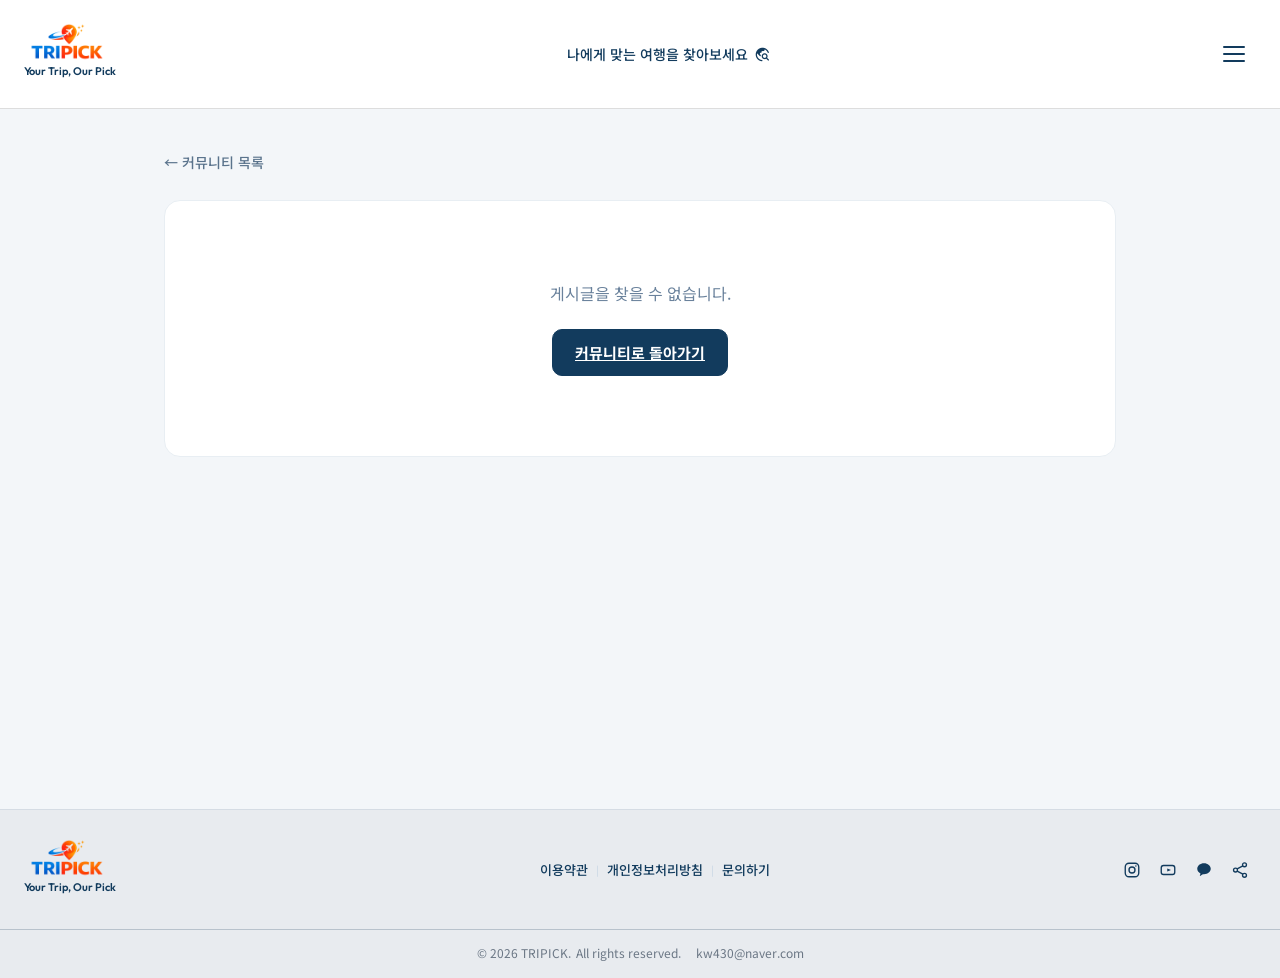
<file: community-post.html>
<!DOCTYPE html>
<html lang="ko">
<head>
  <meta charset="UTF-8">
  <meta name="viewport" content="width=device-width, initial-scale=1.0">
  <title>게시글 — TRIPICK 커뮤니티</title>
  <meta name="description" content="TRIPICK 커뮤니티 게시글과 댓글을 확인하세요. 여행 팁과 후기, 질문과 동행 이야기를 여행자들과 함께 나눌 수 있습니다.">
  <link rel="icon" href="images/logo.png">
  <link rel="preconnect" href="https://fonts.googleapis.com">
  <link rel="preconnect" href="https://fonts.gstatic.com" crossorigin>
  <link href="https://fonts.googleapis.com/css2?family=Outfit:wght@400;600;700&family=Noto+Sans+KR:wght@400;500;700&display=swap" rel="stylesheet">
  <link href="https://fonts.googleapis.com/css2?family=Material+Symbols+Rounded:opsz,wght,FILL,GRAD@20..48,100..700,0..1,-50..200" rel="stylesheet">
  <link rel="stylesheet" href="style.css">
</head>
<body class="page-main page-community page-community-post">
  <a class="skip-link" href="#comm-post-root">본문 바로가기</a>
  <header class="top">
    <div class="inner">
      <h1 class="title">
        <a href="home.html" class="logo-link">
          <img src="images/logo.png" alt="TRIPICK" class="logo">
        </a>
        <span class="txt">
          <span class="txt2">Your Trip, Our Pick</span>
        </span>
      </h1>
        <p class="header-tagline">나에게 맞는 여행을 찾아보세요 <span class="material-symbols-rounded header-tagline-icon" aria-hidden="true">travel_explore</span></p>
        <button type="button" class="nav-toggle" aria-label="메뉴 열기" aria-expanded="false" aria-controls="main-menu">
          <span class="nav-toggle-bar" aria-hidden="true"></span>
          <span class="nav-toggle-bar" aria-hidden="true"></span>
          <span class="nav-toggle-bar" aria-hidden="true"></span>
        </button>
      <nav class="menu" id="main-menu" aria-label="메인 메뉴">
        <div class="menu-hero">
          <svg class="menu-hero-plane" viewBox="0 0 100 60" fill="none" aria-hidden="true">
            <path d="M4 44C22 44 26 18 46 14C60 11 70 22 90 10" stroke="currentColor" stroke-width="1.6" stroke-dasharray="3 5" stroke-linecap="round"/>
            <path d="M86 6l10 4-9 7-1-5-6-2 6-4z" fill="currentColor"/>
          </svg>
          <p class="menu-hero-tit">여행은 경험이다,<br>tripick이 함께합니다</p>
        </div>
        <div class="menu-links">
          <a href="recommend.html" class="menu-link">
            <span class="menu-link-icon material-symbols-rounded" aria-hidden="true">explore</span>
            <span class="menu-link-label">여행지 추천</span>
          </a>
          <a href="browse.html" class="menu-link">
            <span class="menu-link-icon material-symbols-rounded" aria-hidden="true">map</span>
            <span class="menu-link-label">여행지 둘러보기</span>
          </a>
          <a href="record.html" class="menu-link">
            <span class="menu-link-icon material-symbols-rounded" aria-hidden="true">edit_note</span>
            <span class="menu-link-label">여행 기록</span>
          </a>
          <a href="about.html" class="menu-link">
            <span class="menu-link-icon material-symbols-rounded" aria-hidden="true">info</span>
            <span class="menu-link-label">About</span>
          </a>
          <a href="community.html" class="menu-link is-active" aria-current="page">
            <span class="menu-link-icon material-symbols-rounded" aria-hidden="true">forum</span>
            <span class="menu-link-label">커뮤니티</span>
          </a>
        </div>
        <div class="menu-social" role="group" aria-label="소셜 미디어 (데모, 장식)">
          <span class="menu-social-icon" aria-hidden="true">
            <svg viewBox="0 0 24 24" fill="none" xmlns="http://www.w3.org/2000/svg" aria-hidden="true">
              <rect x="3" y="3" width="18" height="18" rx="5" stroke="currentColor" stroke-width="1.8"/>
              <circle cx="12" cy="12" r="4" stroke="currentColor" stroke-width="1.8"/>
              <circle cx="17.2" cy="6.8" r="1" fill="currentColor"/>
            </svg>
          </span>
          <span class="menu-social-icon" aria-hidden="true">
            <svg viewBox="0 0 24 24" fill="none" xmlns="http://www.w3.org/2000/svg" aria-hidden="true">
              <rect x="3" y="6" width="18" height="12" rx="3" stroke="currentColor" stroke-width="1.8"/>
              <path d="M11 10l5 2-5 2v-4z" fill="currentColor"/>
            </svg>
          </span>
          <span class="menu-social-icon" aria-hidden="true">
            <svg viewBox="0 0 24 24" fill="none" xmlns="http://www.w3.org/2000/svg" aria-hidden="true">
              <path d="M12 3C6.9 3 3 6.3 3 10.4c0 2.6 1.7 4.9 4.3 6.2-.2.8-.7 2.5-.8 2.9-.1.5.2.5.4.4.2-.1 2.5-1.7 3.5-2.4.5.1 1.1.1 1.6.1 5.1 0 9-3.3 9-7.2S17.1 3 12 3z" fill="currentColor"/>
            </svg>
          </span>
          <button type="button" class="menu-social-icon menu-share" aria-label="이 페이지 링크 공유하기">
            <svg viewBox="0 0 24 24" fill="none" xmlns="http://www.w3.org/2000/svg" aria-hidden="true">
              <circle cx="18" cy="5" r="2.6" stroke="currentColor" stroke-width="1.8"/>
              <circle cx="6" cy="12" r="2.6" stroke="currentColor" stroke-width="1.8"/>
              <circle cx="18" cy="19" r="2.6" stroke="currentColor" stroke-width="1.8"/>
              <path d="M8.2 10.6l7.6-4.2M8.2 13.4l7.6 4.2" stroke="currentColor" stroke-width="1.8"/>
            </svg>
          </button>
        </div>
      </nav>
    </div>
  </header>

  <main class="comm-post-page" id="comm-post-root" tabindex="-1">
    <div class="inner comm-post-inner">
      <a href="community.html" class="comm-post-back">← 커뮤니티 목록</a>
      <article class="comm-post-article" id="comm-post-article" hidden>
        <header class="comm-post-header">
          <span class="comm-badge" id="comm-post-badge"></span>
          <h2 class="comm-post-title" id="comm-post-title">게시글</h2>
          <p class="comm-post-meta" id="comm-post-meta"></p>
        </header>

        <div class="comm-post-view" id="comm-post-view">
          <div class="comm-post-body" id="comm-post-body"></div>
          <figure class="comm-post-image is-hidden" id="comm-post-image-wrap">
            <img src="[data-uri]" alt="첨부 사진" id="comm-post-image">
          </figure>
          <div class="comm-post-react">
            <button type="button" class="comm-like-btn" id="comm-post-like" aria-pressed="false">
              <span class="comm-like-icon" aria-hidden="true">♥</span>
              좋아요 <span id="comm-post-like-count">0</span>
            </button>
            <button type="button" class="comm-scrap-btn" id="comm-post-scrap" aria-pressed="false">
              <span class="comm-scrap-icon" aria-hidden="true">
                <svg class="comm-scrap-svg" viewBox="0 0 24 24" xmlns="http://www.w3.org/2000/svg">
                  <path class="comm-scrap-shape comm-scrap-shape-outline" d="M7 4h10a1 1 0 011 1v15l-6-3.5L6 20V5a1 1 0 011-1z"/>
                  <path class="comm-scrap-shape comm-scrap-shape-filled" d="M7 4h10a1 1 0 011 1v15l-6-3.5L6 20V5a1 1 0 011-1z"/>
                </svg>
              </span>
              <span class="comm-scrap-label">스크랩</span>
            </button>
          </div>
          <div class="comm-post-owner is-hidden" id="comm-post-owner">
            <button type="button" class="comm-post-edit-btn" id="comm-post-edit-btn">수정</button>
            <button type="button" class="comm-row-delete" id="comm-post-delete">삭제</button>
          </div>
        </div>

        <form class="comm-post-edit is-hidden" id="comm-post-edit-form">
          <label for="comm-edit-category">
            카테고리
            <select name="category" id="comm-edit-category">
              <option value="free">자유 여행 이야기</option>
              <option value="q">여행지 질문</option>
              <option value="tip">여행 팁</option>
              <option value="mate">동행 구해요</option>
            </select>
          </label>
          <label for="comm-edit-title">
            제목
            <input type="text" name="title" id="comm-edit-title" required maxlength="80">
          </label>
          <label for="comm-edit-body">
            내용
            <textarea name="body" id="comm-edit-body" rows="8" maxlength="2000"></textarea>
          </label>
          <div class="comm-photo-field">
            <span class="comm-photo-label">사진 (선택)</span>
            <div class="comm-photo-row">
              <label class="comm-photo-pick" for="comm-edit-photo">
                <input type="file" name="photo" id="comm-edit-photo" class="comm-photo-input" accept="image/*">
                <span>사진 변경</span>
              </label>
              <button type="button" class="comm-photo-clear is-hidden" id="comm-edit-photo-clear">제거</button>
            </div>
            <div class="comm-photo-preview is-hidden" id="comm-edit-photo-preview">
              <img src="[data-uri]" alt="첨부 미리보기" id="comm-edit-photo-img">
            </div>
          </div>
          <div class="comm-post-edit-actions">
            <button type="button" class="record-btn record-btn-outline" id="comm-post-edit-cancel">취소</button>
            <button type="submit" class="record-btn">저장</button>
          </div>
        </form>

        <section class="comm-comments" id="comm-comments" aria-labelledby="comm-comments-tit">
          <h2 class="comm-comments-tit" id="comm-comments-tit">
            댓글 <span class="comm-comments-count" id="comm-comment-count">0</span>
          </h2>
          <ul class="comm-comment-list" id="comm-comment-list"></ul>
          <p class="comm-comment-empty is-hidden" id="comm-comment-empty">아직 댓글이 없습니다.</p>
          <form class="comm-comment-form" id="comm-comment-form">
            <div class="comm-comment-form-row">
              <input type="text" name="author" placeholder="닉네임" maxlength="20" aria-label="닉네임">
              <button type="submit" class="record-btn">등록</button>
            </div>
            <textarea name="text" rows="3" placeholder="댓글을 입력하세요." required maxlength="500" aria-label="댓글 내용"></textarea>
          </form>
        </section>

        <footer class="comm-post-footer">
          <a href="community.html" class="record-btn record-btn-outline">목록으로</a>
        </footer>
      </article>
      <div class="comm-post-missing" id="comm-post-missing" hidden>
        <p>게시글을 찾을 수 없습니다.</p>
        <a href="community.html" class="record-btn">커뮤니티로 돌아가기</a>
      </div>
    </div>
  </main>

  <footer class="footer main-footer">
    <div class="top main-footer-bar">
      <div class="inner">
        <div class="title">
          <a href="home.html" class="logo-link">
            <img src="images/logo.png" alt="" class="logo">
          </a>
          <div class="txt">
            <span class="txt2">Your Trip, Our Pick</span>
          </div>
        </div>
        <nav class="menu main-footer-menu" aria-label="푸터 메뉴 (데모)">
          <span class="main-footer-label">이용약관</span>
          <span class="main-footer-sep" aria-hidden="true">|</span>
          <span class="main-footer-label">개인정보처리방침</span>
          <span class="main-footer-sep" aria-hidden="true">|</span>
          <span class="main-footer-label">문의하기</span>
        </nav>
        <div class="main-footer-social" role="group" aria-label="소셜 미디어 (데모, 장식)">
          <span class="main-footer-social-icon" aria-hidden="true">
            <svg viewBox="0 0 24 24" fill="none" xmlns="http://www.w3.org/2000/svg" aria-hidden="true">
              <rect x="3" y="3" width="18" height="18" rx="5" stroke="currentColor" stroke-width="1.8"/>
              <circle cx="12" cy="12" r="4" stroke="currentColor" stroke-width="1.8"/>
              <circle cx="17.2" cy="6.8" r="1" fill="currentColor"/>
            </svg>
          </span>
          <span class="main-footer-social-icon" aria-hidden="true">
            <svg viewBox="0 0 24 24" fill="none" xmlns="http://www.w3.org/2000/svg" aria-hidden="true">
              <rect x="3" y="6" width="18" height="12" rx="3" stroke="currentColor" stroke-width="1.8"/>
              <path d="M11 10l5 2-5 2v-4z" fill="currentColor"/>
            </svg>
          </span>
          <span class="main-footer-social-icon" aria-hidden="true">
            <svg viewBox="0 0 24 24" fill="none" xmlns="http://www.w3.org/2000/svg" aria-hidden="true">
              <path d="M12 3C6.9 3 3 6.3 3 10.4c0 2.6 1.7 4.9 4.3 6.2-.2.8-.7 2.5-.8 2.9-.1.5.2.5.4.4.2-.1 2.5-1.7 3.5-2.4.5.1 1.1.1 1.6.1 5.1 0 9-3.3 9-7.2S17.1 3 12 3z" fill="currentColor"/>
            </svg>
          </span>
          <button type="button" class="main-footer-social-icon main-footer-share" aria-label="이 페이지 링크 공유하기">
            <svg viewBox="0 0 24 24" fill="none" xmlns="http://www.w3.org/2000/svg" aria-hidden="true">
              <circle cx="18" cy="5" r="2.6" stroke="currentColor" stroke-width="1.8"/>
              <circle cx="6" cy="12" r="2.6" stroke="currentColor" stroke-width="1.8"/>
              <circle cx="18" cy="19" r="2.6" stroke="currentColor" stroke-width="1.8"/>
              <path d="M8.2 10.6l7.6-4.2M8.2 13.4l7.6 4.2" stroke="currentColor" stroke-width="1.8"/>
            </svg>
          </button>
        </div>
      </div>
    </div>
    <div class="main-footer-rule" aria-hidden="true"></div>
    <div class="inner main-footer-copy-wrap">
      <p class="main-footer-copy">
        <span class="main-footer-copy-line">© 2026 TRIPICK</span>
        <span class="main-footer-copy-line">All rights reserved.</span>
        <span class="main-footer-copy-email">kw430@naver.com</span>
      </p>
    </div>
  </footer>
  <script src="community-data.js"></script>
  <script src="community-post.js"></script>
  <script src="nav.js"></script>
  <script src="share.js?v=3"></script>
</body>
</html>
</file>
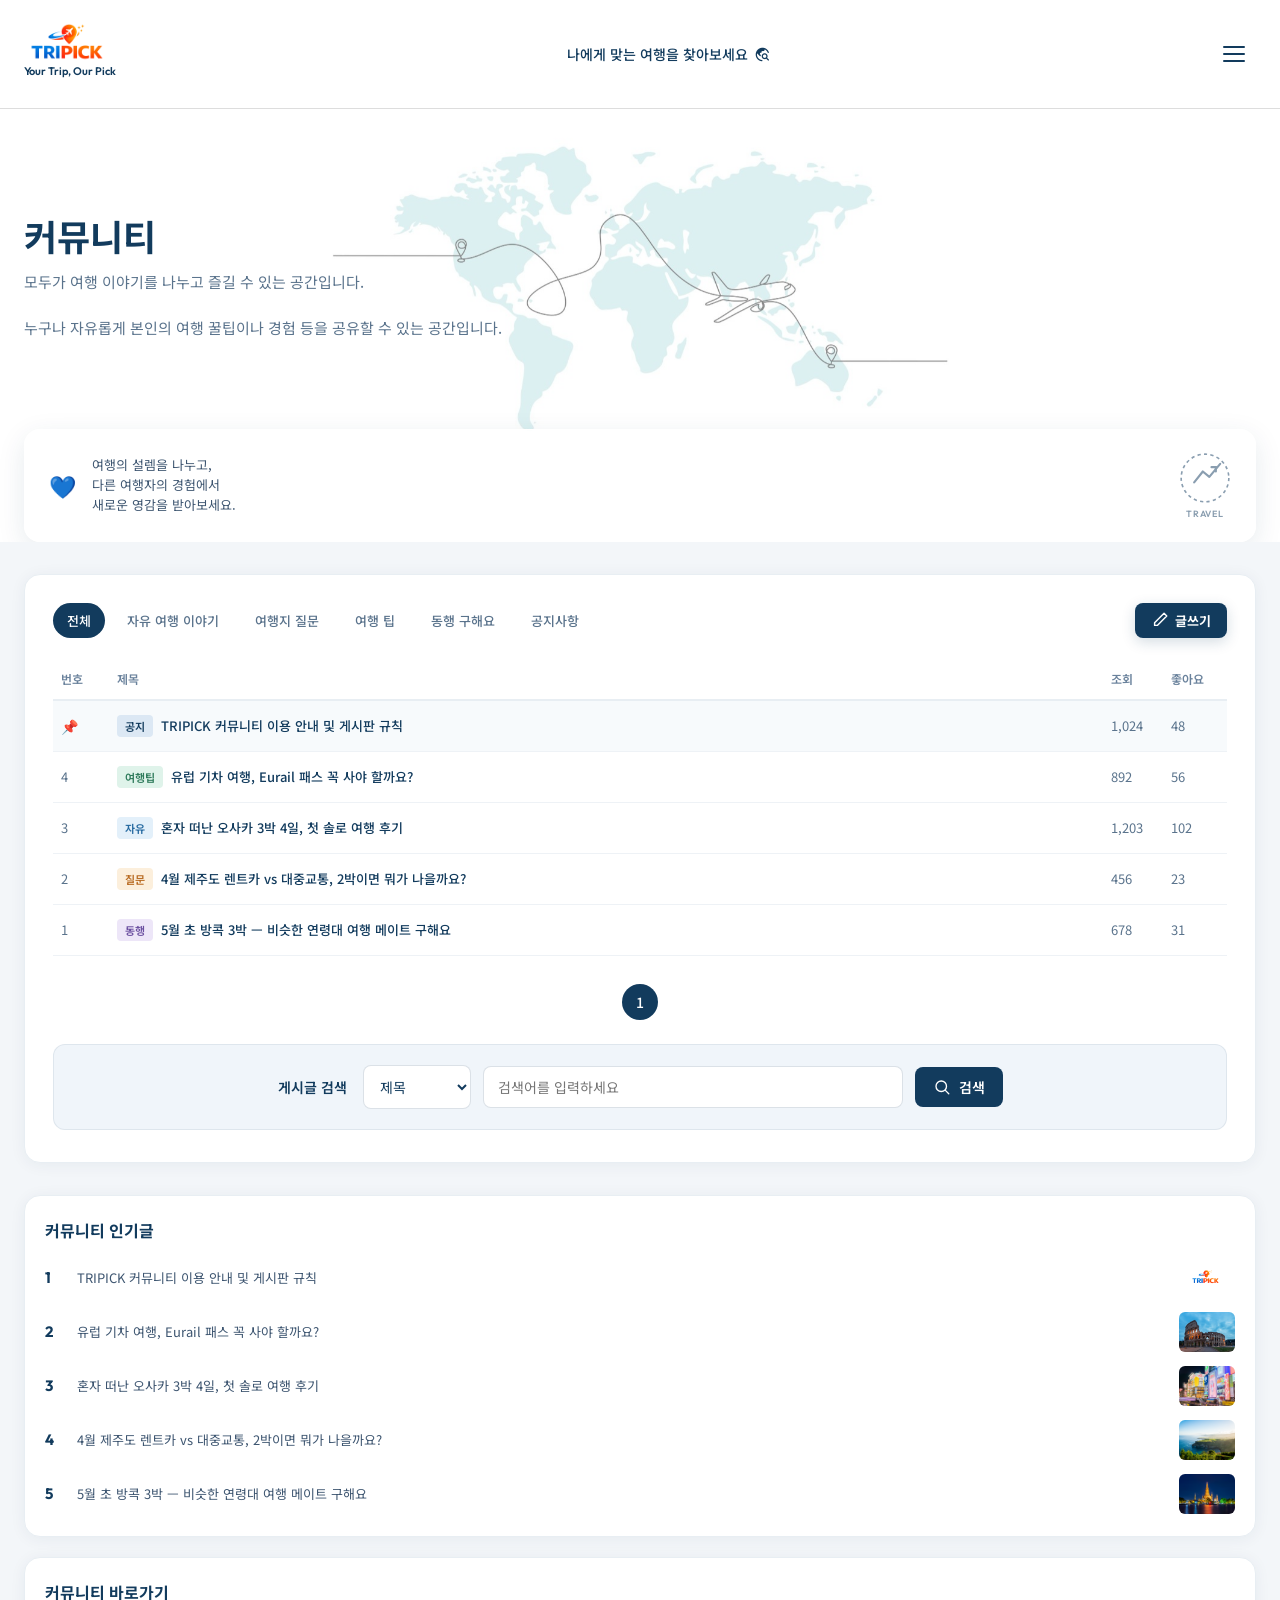
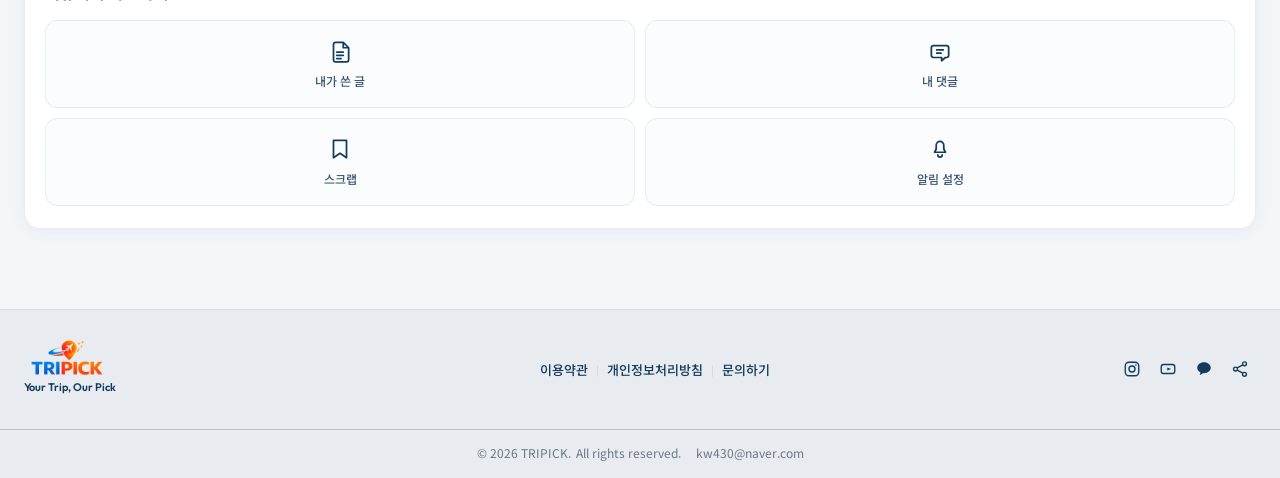
<file: community.html>
<!DOCTYPE html>
<html lang="ko">
<head>
  <meta charset="UTF-8">
  <meta name="viewport" content="width=device-width, initial-scale=1.0">
  <title>커뮤니티 — TRIPICK</title>
  <meta name="description" content="여행자들이 꿀팁과 후기, 질문과 동행 정보를 나누는 TRIPICK 커뮤니티입니다. 자유롭게 여행 이야기를 읽고 글을 남겨보세요.">
  <link rel="icon" href="images/logo.png">
  <link rel="preconnect" href="https://fonts.googleapis.com">
  <link rel="preconnect" href="https://fonts.gstatic.com" crossorigin>
  <link href="https://fonts.googleapis.com/css2?family=Outfit:wght@400;600;700&family=Noto+Sans+KR:wght@400;500;700&display=swap" rel="stylesheet">
  <link href="https://fonts.googleapis.com/css2?family=Material+Symbols+Rounded:opsz,wght,FILL,GRAD@20..48,100..700,0..1,-50..200" rel="stylesheet">
  <link rel="stylesheet" href="style.css">
</head>
<body class="page-main page-community">
  <a class="skip-link" href="#main-content">본문 바로가기</a>
  <header class="top">
    <div class="inner">
      <h1 class="title">
        <a href="home.html" class="logo-link">
          <img src="images/logo.png" alt="TRIPICK" class="logo">
        </a>
        <span class="txt">
          <span class="txt2">Your Trip, Our Pick</span>
        </span>
      </h1>
        <p class="header-tagline">나에게 맞는 여행을 찾아보세요 <span class="material-symbols-rounded header-tagline-icon" aria-hidden="true">travel_explore</span></p>
        <button type="button" class="nav-toggle" aria-label="메뉴 열기" aria-expanded="false" aria-controls="main-menu">
          <span class="nav-toggle-bar" aria-hidden="true"></span>
          <span class="nav-toggle-bar" aria-hidden="true"></span>
          <span class="nav-toggle-bar" aria-hidden="true"></span>
        </button>
      <nav class="menu" id="main-menu" aria-label="메인 메뉴">
        <div class="menu-hero">
          <svg class="menu-hero-plane" viewBox="0 0 100 60" fill="none" aria-hidden="true">
            <path d="M4 44C22 44 26 18 46 14C60 11 70 22 90 10" stroke="currentColor" stroke-width="1.6" stroke-dasharray="3 5" stroke-linecap="round"/>
            <path d="M86 6l10 4-9 7-1-5-6-2 6-4z" fill="currentColor"/>
          </svg>
          <p class="menu-hero-tit">여행은 경험이다,<br>tripick이 함께합니다</p>
        </div>
        <div class="menu-links">
          <a href="recommend.html" class="menu-link">
            <span class="menu-link-icon material-symbols-rounded" aria-hidden="true">explore</span>
            <span class="menu-link-label">여행지 추천</span>
          </a>
          <a href="browse.html" class="menu-link">
            <span class="menu-link-icon material-symbols-rounded" aria-hidden="true">map</span>
            <span class="menu-link-label">여행지 둘러보기</span>
          </a>
          <a href="record.html" class="menu-link">
            <span class="menu-link-icon material-symbols-rounded" aria-hidden="true">edit_note</span>
            <span class="menu-link-label">여행 기록</span>
          </a>
          <a href="about.html" class="menu-link">
            <span class="menu-link-icon material-symbols-rounded" aria-hidden="true">info</span>
            <span class="menu-link-label">About</span>
          </a>
          <a href="community.html" class="menu-link is-active" aria-current="page">
            <span class="menu-link-icon material-symbols-rounded" aria-hidden="true">forum</span>
            <span class="menu-link-label">커뮤니티</span>
          </a>
        </div>
        <div class="menu-social" role="group" aria-label="소셜 미디어 (데모, 장식)">
          <span class="menu-social-icon" aria-hidden="true">
            <svg viewBox="0 0 24 24" fill="none" xmlns="http://www.w3.org/2000/svg" aria-hidden="true">
              <rect x="3" y="3" width="18" height="18" rx="5" stroke="currentColor" stroke-width="1.8"/>
              <circle cx="12" cy="12" r="4" stroke="currentColor" stroke-width="1.8"/>
              <circle cx="17.2" cy="6.8" r="1" fill="currentColor"/>
            </svg>
          </span>
          <span class="menu-social-icon" aria-hidden="true">
            <svg viewBox="0 0 24 24" fill="none" xmlns="http://www.w3.org/2000/svg" aria-hidden="true">
              <rect x="3" y="6" width="18" height="12" rx="3" stroke="currentColor" stroke-width="1.8"/>
              <path d="M11 10l5 2-5 2v-4z" fill="currentColor"/>
            </svg>
          </span>
          <span class="menu-social-icon" aria-hidden="true">
            <svg viewBox="0 0 24 24" fill="none" xmlns="http://www.w3.org/2000/svg" aria-hidden="true">
              <path d="M12 3C6.9 3 3 6.3 3 10.4c0 2.6 1.7 4.9 4.3 6.2-.2.8-.7 2.5-.8 2.9-.1.5.2.5.4.4.2-.1 2.5-1.7 3.5-2.4.5.1 1.1.1 1.6.1 5.1 0 9-3.3 9-7.2S17.1 3 12 3z" fill="currentColor"/>
            </svg>
          </span>
          <button type="button" class="menu-social-icon menu-share" aria-label="이 페이지 링크 공유하기">
            <svg viewBox="0 0 24 24" fill="none" xmlns="http://www.w3.org/2000/svg" aria-hidden="true">
              <circle cx="18" cy="5" r="2.6" stroke="currentColor" stroke-width="1.8"/>
              <circle cx="6" cy="12" r="2.6" stroke="currentColor" stroke-width="1.8"/>
              <circle cx="18" cy="19" r="2.6" stroke="currentColor" stroke-width="1.8"/>
              <path d="M8.2 10.6l7.6-4.2M8.2 13.4l7.6 4.2" stroke="currentColor" stroke-width="1.8"/>
            </svg>
          </button>
        </div>
      </nav>
    </div>
  </header>

  <main class="community" id="main-content" tabindex="-1">
    <section class="comm-hero" aria-labelledby="comm-hero-title">
      <div class="comm-hero-bg" aria-hidden="true"></div>
      <div class="inner comm-hero-inner">
        <div class="comm-hero-left">
          <h2 id="comm-hero-title" class="comm-hero-title">커뮤니티</h2>
          <p class="comm-hero-lead">모두가 여행 이야기를 나누고 즐길 수 있는 <span class="comm-nowrap">공간입니다.</span></p>
          <p class="comm-hero-desc">누구나 자유롭게 본인의 여행 꿀팁이나 경험 등을 공유할 수 있는 <span class="comm-nowrap">공간입니다.</span></p>
        </div>
        <div class="comm-hero-card">
          <span class="comm-hero-card-icon" aria-hidden="true">💙</span>
          <p class="comm-hero-card-text">
            여행의 설렘을 나누고,<br>
            다른 여행자의 경험에서<br>
            새로운 영감을 받아보세요.
          </p>
          <div class="comm-hero-stamp" aria-hidden="true">
            <svg viewBox="0 0 48 48" fill="none" xmlns="http://www.w3.org/2000/svg">
              <circle cx="24" cy="24" r="22" stroke="currentColor" stroke-width="1.5" stroke-dasharray="3 3"/>
              <path d="M14 28l8-10 6 5 10-12" stroke="currentColor" stroke-width="2" stroke-linecap="round" stroke-linejoin="round"/>
              <path d="M30 14h4v4" stroke="currentColor" stroke-width="2" stroke-linecap="round"/>
            </svg>
            <span>TRAVEL</span>
          </div>
        </div>
      </div>
    </section>

    <section class="comm-body">
      <div class="inner comm-layout">
        <div class="comm-main">
          <div class="comm-toolbar">
            <div class="comm-tabs" role="group" aria-label="게시판 카테고리">
              <button type="button" class="comm-tab is-active" aria-pressed="true">전체</button>
              <button type="button" class="comm-tab" aria-pressed="false">자유 여행 이야기</button>
              <button type="button" class="comm-tab" aria-pressed="false">여행지 질문</button>
              <button type="button" class="comm-tab" aria-pressed="false">여행 팁</button>
              <button type="button" class="comm-tab" aria-pressed="false">동행 구해요</button>
              <button type="button" class="comm-tab" aria-pressed="false">공지사항</button>
            </div>
            <button type="button" class="btn comm-write-btn" id="comm-write-btn">
              <svg viewBox="0 0 20 20" width="18" height="18" aria-hidden="true" fill="none" xmlns="http://www.w3.org/2000/svg">
                <path d="M14.5 2.5l3 3L7 16H4v-3L14.5 2.5z" stroke="currentColor" stroke-width="1.6" stroke-linejoin="round"/>
              </svg>
              글쓰기
            </button>
          </div>

          <div class="comm-compose is-hidden" id="comm-compose" role="region" aria-labelledby="comm-compose-tit">
            <div class="comm-compose-head">
              <h3 id="comm-compose-tit">게시글 작성</h3>
              <button type="button" class="comm-compose-close" id="comm-compose-close" aria-label="닫기">×</button>
            </div>
            <form id="comm-write-form" class="comm-compose-form">
              <label for="comm-write-category">
                카테고리
                <select name="category" id="comm-write-category">
                  <option value="free">자유 여행 이야기</option>
                  <option value="q">여행지 질문</option>
                  <option value="tip">여행 팁</option>
                  <option value="mate">동행 구해요</option>
                </select>
              </label>
              <label for="comm-write-title">
                제목
                <input type="text" name="title" id="comm-write-title" placeholder="제목을 입력해 주세요" required maxlength="80">
              </label>
              <label for="comm-write-author">
                작성자 (닉네임)
                <input type="text" name="author" id="comm-write-author" placeholder="닉네임" maxlength="20">
              </label>
              <label for="comm-write-body">
                내용
                <textarea name="body" id="comm-write-body" rows="6" placeholder="여행 이야기를 자유롭게 작성해 주세요." maxlength="2000"></textarea>
              </label>
              <div class="comm-photo-field">
                <span class="comm-photo-label">사진 (선택)</span>
                <div class="comm-photo-row">
                  <label class="comm-photo-pick" for="comm-write-photo">
                    <input type="file" name="photo" id="comm-write-photo" class="comm-photo-input" accept="image/*">
                    <span>사진 선택</span>
                  </label>
                  <button type="button" class="comm-photo-clear is-hidden" id="comm-write-photo-clear">제거</button>
                </div>
                <div class="comm-photo-preview is-hidden" id="comm-write-photo-preview">
                  <img src="[data-uri]" alt="첨부 미리보기" id="comm-write-photo-img">
                </div>
              </div>
              <div class="comm-compose-actions">
                <button type="button" class="record-btn record-btn-outline" id="comm-compose-cancel">취소</button>
                <button type="submit" class="record-btn">등록하기</button>
              </div>
            </form>
          </div>

          <div class="comm-board">
            <div class="comm-board-head" aria-hidden="true">
              <span class="col-no">번호</span>
              <span class="col-title">제목</span>
              <span class="col-author">작성자</span>
              <span class="col-date">작성일</span>
              <span class="col-views">조회</span>
              <span class="col-likes">좋아요</span>
            </div>
            <ul class="comm-board-list" id="comm-board-list"></ul>
          </div>

          <nav class="comm-pagination" aria-label="게시판 페이지">
            <span class="comm-page is-active" aria-current="page">1</span>
          </nav>

          <form class="comm-board-search" id="comm-board-search" role="search">
            <span class="comm-board-search-label">게시글 검색</span>
            <label class="visually-hidden" for="comm-board-search-field">검색 항목</label>
            <select id="comm-board-search-field" name="field" class="comm-board-search-field" aria-label="검색 항목">
              <option value="title">제목</option>
              <option value="author">닉네임</option>
              <option value="body">내용</option>
            </select>
            <label class="visually-hidden" for="comm-board-search-query">검색어</label>
            <input
              type="search"
              id="comm-board-search-query"
              name="q"
              class="comm-board-search-input"
              placeholder="검색어를 입력하세요"
              autocomplete="off"
            >
            <button type="submit" class="comm-board-search-btn">
              <svg viewBox="0 0 24 24" fill="none" xmlns="http://www.w3.org/2000/svg" aria-hidden="true">
                <circle cx="11" cy="11" r="7" stroke="currentColor" stroke-width="1.8"/>
                <path d="M16.5 16.5L21 21" stroke="currentColor" stroke-width="1.8" stroke-linecap="round"/>
              </svg>
              검색
            </button>
          </form>
          <p class="comm-board-empty is-hidden" id="comm-board-empty">검색 결과가 없습니다.</p>
        </div>

        <aside class="comm-sidebar" aria-label="커뮤니티 사이드바">
          <div class="comm-widget">
            <h2 class="comm-widget-tit">커뮤니티 인기글</h2>
            <ol class="comm-hot-list" id="comm-hot-list"></ol>
          </div>

          <div class="comm-widget">
            <h2 class="comm-widget-tit">커뮤니티 바로가기</h2>
            <div class="comm-shortcuts">
              <a href="community-me.html?tab=posts" class="comm-shortcut">
                <span class="comm-shortcut-icon" aria-hidden="true">
                  <svg viewBox="0 0 24 24" fill="none" xmlns="http://www.w3.org/2000/svg">
                    <path d="M8 4h7l5 5v11a2 2 0 01-2 2H8a2 2 0 01-2-2V6a2 2 0 012-2z" stroke="currentColor" stroke-width="1.6" stroke-linejoin="round"/>
                    <path d="M15 4v5h5" stroke="currentColor" stroke-width="1.6" stroke-linejoin="round"/>
                    <path d="M9 13h6M9 16h6M9 19h4" stroke="currentColor" stroke-width="1.6" stroke-linecap="round"/>
                  </svg>
                </span>
                내가 쓴 글
              </a>
              <a href="community-me.html?tab=comments" class="comm-shortcut">
                <span class="comm-shortcut-icon" aria-hidden="true">
                  <svg viewBox="0 0 24 24" fill="none" xmlns="http://www.w3.org/2000/svg">
                    <path d="M6 7h12a2 2 0 012 2v7a2 2 0 01-2 2h-1l-3.5 3v-3H6a2 2 0 01-2-2V9a2 2 0 012-2z" stroke="currentColor" stroke-width="1.6" stroke-linejoin="round"/>
                    <path d="M9 11h6M9 14h4" stroke="currentColor" stroke-width="1.6" stroke-linecap="round"/>
                  </svg>
                </span>
                내 댓글
              </a>
              <a href="community-me.html?tab=scraps" class="comm-shortcut">
                <span class="comm-shortcut-icon" aria-hidden="true">
                  <svg viewBox="0 0 24 24" fill="none"><path d="M6 4h12v16l-6-4-6 4V4z" stroke="currentColor" stroke-width="1.6" stroke-linejoin="round"/></svg>
                </span>
                스크랩
              </a>
              <a href="community-me.html?tab=settings" class="comm-shortcut">
                <span class="comm-shortcut-icon" aria-hidden="true">
                  <svg viewBox="0 0 24 24" fill="none" xmlns="http://www.w3.org/2000/svg">
                    <path d="M12 5a3.5 3.5 0 00-3.5 3.5V12L7 15h10l-1.5-3V8.5A3.5 3.5 0 0012 5z" stroke="currentColor" stroke-width="1.6" stroke-linejoin="round"/>
                    <path d="M10 17.5a2 2 0 004 0" stroke="currentColor" stroke-width="1.6" stroke-linecap="round"/>
                  </svg>
                </span>
                알림 설정
              </a>
            </div>
          </div>
        </aside>
      </div>
    </section>
  </main>

  <footer class="footer main-footer">
    <div class="top main-footer-bar">
      <div class="inner">
        <div class="title">
          <a href="home.html" class="logo-link">
            <img src="images/logo.png" alt="" class="logo">
          </a>
          <div class="txt">
            <span class="txt2">Your Trip, Our Pick</span>
          </div>
        </div>
        <nav class="menu main-footer-menu" aria-label="푸터 메뉴 (데모)">
          <span class="main-footer-label">이용약관</span>
          <span class="main-footer-sep" aria-hidden="true">|</span>
          <span class="main-footer-label">개인정보처리방침</span>
          <span class="main-footer-sep" aria-hidden="true">|</span>
          <span class="main-footer-label">문의하기</span>
        </nav>
        <div class="main-footer-social" role="group" aria-label="소셜 미디어 (데모, 장식)">
          <span class="main-footer-social-icon" aria-hidden="true">
            <svg viewBox="0 0 24 24" fill="none" xmlns="http://www.w3.org/2000/svg" aria-hidden="true">
              <rect x="3" y="3" width="18" height="18" rx="5" stroke="currentColor" stroke-width="1.8"/>
              <circle cx="12" cy="12" r="4" stroke="currentColor" stroke-width="1.8"/>
              <circle cx="17.2" cy="6.8" r="1" fill="currentColor"/>
            </svg>
          </span>
          <span class="main-footer-social-icon" aria-hidden="true">
            <svg viewBox="0 0 24 24" fill="none" xmlns="http://www.w3.org/2000/svg" aria-hidden="true">
              <rect x="3" y="6" width="18" height="12" rx="3" stroke="currentColor" stroke-width="1.8"/>
              <path d="M11 10l5 2-5 2v-4z" fill="currentColor"/>
            </svg>
          </span>
          <span class="main-footer-social-icon" aria-hidden="true">
            <svg viewBox="0 0 24 24" fill="none" xmlns="http://www.w3.org/2000/svg" aria-hidden="true">
              <path d="M12 3C6.9 3 3 6.3 3 10.4c0 2.6 1.7 4.9 4.3 6.2-.2.8-.7 2.5-.8 2.9-.1.5.2.5.4.4.2-.1 2.5-1.7 3.5-2.4.5.1 1.1.1 1.6.1 5.1 0 9-3.3 9-7.2S17.1 3 12 3z" fill="currentColor"/>
            </svg>
          </span>
          <button type="button" class="main-footer-social-icon main-footer-share" aria-label="이 페이지 링크 공유하기">
            <svg viewBox="0 0 24 24" fill="none" xmlns="http://www.w3.org/2000/svg" aria-hidden="true">
              <circle cx="18" cy="5" r="2.6" stroke="currentColor" stroke-width="1.8"/>
              <circle cx="6" cy="12" r="2.6" stroke="currentColor" stroke-width="1.8"/>
              <circle cx="18" cy="19" r="2.6" stroke="currentColor" stroke-width="1.8"/>
              <path d="M8.2 10.6l7.6-4.2M8.2 13.4l7.6 4.2" stroke="currentColor" stroke-width="1.8"/>
            </svg>
          </button>
        </div>
      </div>
    </div>
    <div class="main-footer-rule" aria-hidden="true"></div>
    <div class="inner main-footer-copy-wrap">
      <p class="main-footer-copy">
        <span class="main-footer-copy-line">© 2026 TRIPICK</span>
        <span class="main-footer-copy-line">All rights reserved.</span>
        <span class="main-footer-copy-email">kw430@naver.com</span>
      </p>
    </div>
  </footer>
  <script src="community-data.js"></script>
  <script src="community.js"></script>
  <script src="nav.js"></script>
  <script src="share.js?v=3"></script>
</body>
</html>
</file>
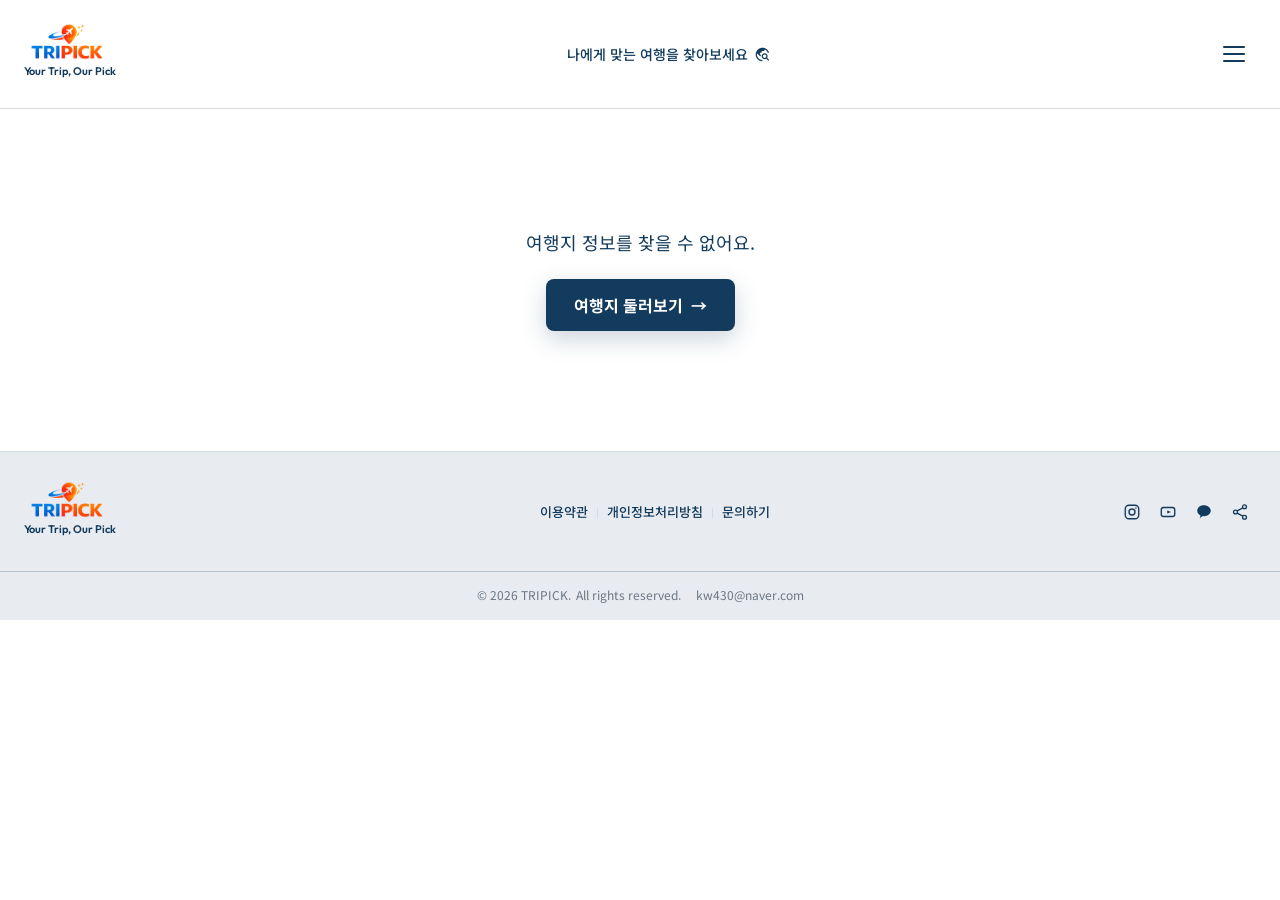
<file: detail.html>
<!DOCTYPE html>
<html lang="ko">
<head>
  <meta charset="UTF-8">
  <meta name="viewport" content="width=device-width, initial-scale=1.0">
  <title>여행지 상세 — TRIPICK</title>
  <meta name="description" content="여행지의 추천 시기와 예상 비용, 일정, 꼭 가볼 만한 명소와 여행 팁을 한눈에 확인하세요. TRIPICK이 정리한 여행지 상세 정보입니다.">
  <link rel="icon" href="images/logo.png">
  <link rel="preconnect" href="https://fonts.googleapis.com">
  <link rel="preconnect" href="https://fonts.gstatic.com" crossorigin>
  <link href="https://fonts.googleapis.com/css2?family=Outfit:wght@400;600;700&family=Noto+Sans+KR:wght@400;500;700&display=swap" rel="stylesheet">
  <link href="https://fonts.googleapis.com/css2?family=Material+Symbols+Rounded:opsz,wght,FILL,GRAD@20..48,100..700,0..1,-50..200" rel="stylesheet">
  <link rel="stylesheet" href="style.css">
</head>
<body class="page-main page-detail">
  <a class="skip-link" href="#detail-page">본문 바로가기</a>
  <header class="top">
    <div class="inner">
      <h1 class="title">
        <a href="home.html" class="logo-link">
          <img src="images/logo.png" alt="TRIPICK" class="logo">
        </a>
        <span class="txt">
          <span class="txt2">Your Trip, Our Pick</span>
        </span>
      </h1>
        <p class="header-tagline">나에게 맞는 여행을 찾아보세요 <span class="material-symbols-rounded header-tagline-icon" aria-hidden="true">travel_explore</span></p>
        <button type="button" class="nav-toggle" aria-label="메뉴 열기" aria-expanded="false" aria-controls="main-menu">
          <span class="nav-toggle-bar" aria-hidden="true"></span>
          <span class="nav-toggle-bar" aria-hidden="true"></span>
          <span class="nav-toggle-bar" aria-hidden="true"></span>
        </button>
      <nav class="menu" id="main-menu" aria-label="메인 메뉴">
        <div class="menu-hero">
          <svg class="menu-hero-plane" viewBox="0 0 100 60" fill="none" aria-hidden="true">
            <path d="M4 44C22 44 26 18 46 14C60 11 70 22 90 10" stroke="currentColor" stroke-width="1.6" stroke-dasharray="3 5" stroke-linecap="round"/>
            <path d="M86 6l10 4-9 7-1-5-6-2 6-4z" fill="currentColor"/>
          </svg>
          <p class="menu-hero-tit">여행은 경험이다,<br>tripick이 함께합니다</p>
        </div>
        <div class="menu-links">
          <a href="recommend.html" class="menu-link">
            <span class="menu-link-icon material-symbols-rounded" aria-hidden="true">explore</span>
            <span class="menu-link-label">여행지 추천</span>
          </a>
          <a href="browse.html" class="menu-link">
            <span class="menu-link-icon material-symbols-rounded" aria-hidden="true">map</span>
            <span class="menu-link-label">여행지 둘러보기</span>
          </a>
          <a href="record.html" class="menu-link">
            <span class="menu-link-icon material-symbols-rounded" aria-hidden="true">edit_note</span>
            <span class="menu-link-label">여행 기록</span>
          </a>
          <a href="about.html" class="menu-link">
            <span class="menu-link-icon material-symbols-rounded" aria-hidden="true">info</span>
            <span class="menu-link-label">About</span>
          </a>
          <a href="community.html" class="menu-link">
            <span class="menu-link-icon material-symbols-rounded" aria-hidden="true">forum</span>
            <span class="menu-link-label">커뮤니티</span>
          </a>
        </div>
        <div class="menu-social" role="group" aria-label="소셜 미디어 (데모, 장식)">
          <span class="menu-social-icon" aria-hidden="true">
            <svg viewBox="0 0 24 24" fill="none" xmlns="http://www.w3.org/2000/svg" aria-hidden="true">
              <rect x="3" y="3" width="18" height="18" rx="5" stroke="currentColor" stroke-width="1.8"/>
              <circle cx="12" cy="12" r="4" stroke="currentColor" stroke-width="1.8"/>
              <circle cx="17.2" cy="6.8" r="1" fill="currentColor"/>
            </svg>
          </span>
          <span class="menu-social-icon" aria-hidden="true">
            <svg viewBox="0 0 24 24" fill="none" xmlns="http://www.w3.org/2000/svg" aria-hidden="true">
              <rect x="3" y="6" width="18" height="12" rx="3" stroke="currentColor" stroke-width="1.8"/>
              <path d="M11 10l5 2-5 2v-4z" fill="currentColor"/>
            </svg>
          </span>
          <span class="menu-social-icon" aria-hidden="true">
            <svg viewBox="0 0 24 24" fill="none" xmlns="http://www.w3.org/2000/svg" aria-hidden="true">
              <path d="M12 3C6.9 3 3 6.3 3 10.4c0 2.6 1.7 4.9 4.3 6.2-.2.8-.7 2.5-.8 2.9-.1.5.2.5.4.4.2-.1 2.5-1.7 3.5-2.4.5.1 1.1.1 1.6.1 5.1 0 9-3.3 9-7.2S17.1 3 12 3z" fill="currentColor"/>
            </svg>
          </span>
          <button type="button" class="menu-social-icon menu-share" aria-label="이 페이지 링크 공유하기">
            <svg viewBox="0 0 24 24" fill="none" xmlns="http://www.w3.org/2000/svg" aria-hidden="true">
              <circle cx="18" cy="5" r="2.6" stroke="currentColor" stroke-width="1.8"/>
              <circle cx="6" cy="12" r="2.6" stroke="currentColor" stroke-width="1.8"/>
              <circle cx="18" cy="19" r="2.6" stroke="currentColor" stroke-width="1.8"/>
              <path d="M8.2 10.6l7.6-4.2M8.2 13.4l7.6 4.2" stroke="currentColor" stroke-width="1.8"/>
            </svg>
          </button>
        </div>
      </nav>
    </div>
  </header>

  <main class="detail" id="detail-page" tabindex="-1">
    <section class="detail-hero">
      <img class="detail-img" id="detail-img" src="[data-uri]" alt="">
      <div class="detail-hero-inner inner">
        <nav class="detail-crumb" aria-label="경로">
          <a href="home.html">홈</a>
          <span>&gt;</span>
          <a href="browse.html">여행지 둘러보기</a>
          <span>&gt;</span>
          <span id="detail-crumb-name"></span>
        </nav>
        <p class="detail-tag" id="detail-tag"></p>
        <h2 class="detail-name" id="detail-name">여행지</h2>
        <p class="detail-sub" id="detail-sub"></p>
        <p class="detail-hero-desc" id="detail-hero-desc"></p>
        <div class="detail-hero-btns">
          <a class="detail-btn detail-btn-map" id="detail-map" href="#" target="_blank" rel="noopener">
            <svg width="18" height="18" viewBox="0 0 24 24" fill="none" aria-hidden="true"><path d="M12 21s7-4.5 7-11a7 7 0 1 0-14 0c0 6.5 7 11 7 11Z" stroke="currentColor" stroke-width="2"/><circle cx="12" cy="10" r="2.5" stroke="currentColor" stroke-width="2"/></svg>
            위치 보기
          </a>
          <button type="button" class="detail-btn detail-btn-like" id="detail-like">
            <svg width="18" height="18" viewBox="0 0 24 24" fill="none" aria-hidden="true"><path d="M12 20.5 4.5 12.8C2.8 11 2.8 8 4.5 6.2 6.2 4.4 9 4.4 10.7 6.2L12 7.6l1.3-1.4c1.7-1.8 4.5-1.8 6.2 0 1.7 1.8 1.7 4.8 0 6.6L12 20.5Z" stroke="currentColor" stroke-width="2"/></svg>
            찜하기
          </button>
        </div>
      </div>
    </section>

    <div class="detail-body">
      <div class="inner">
        <div class="detail-top">
          <section class="detail-intro-sec">
            <h2 class="detail-sec-tit">
              <span class="detail-sec-icon" aria-hidden="true">🌴</span>
              여행지 소개
            </h2>
            <p class="detail-intro" id="detail-intro"></p>
          </section>

          <div class="detail-info-boxes">
            <div class="info-box">
              <span class="info-icon" aria-hidden="true">
                <svg viewBox="0 0 24 24" fill="none"><circle cx="12" cy="12" r="4" stroke="currentColor" stroke-width="2"/><path d="M12 2v2M12 20v2M4.2 4.2l1.4 1.4M18.4 18.4l1.4 1.4M2 12h2M20 12h2M4.2 19.8l1.4-1.4M18.4 5.6l1.4-1.4" stroke="currentColor" stroke-width="2"/></svg>
              </span>
              <span class="info-label">추천 여행 시기</span>
              <span class="info-value" id="detail-season"></span>
            </div>
            <div class="info-box">
              <span class="info-icon" aria-hidden="true">
                <svg viewBox="0 0 24 24" fill="none"><circle cx="12" cy="12" r="8" stroke="currentColor" stroke-width="2"/><path d="M12 8v8M9.5 10.5h3a1.5 1.5 0 1 1 0 3h-2a1.5 1.5 0 1 0 0 3h3.5" stroke="currentColor" stroke-width="2" stroke-linecap="round"/></svg>
              </span>
              <span class="info-label">예상 여행 비용</span>
              <span class="info-value" id="detail-cost"></span>
            </div>
            <div class="info-box">
              <span class="info-icon" aria-hidden="true">
                <svg viewBox="0 0 24 24" fill="none"><rect x="3" y="5" width="18" height="16" rx="2" stroke="currentColor" stroke-width="2"/><path d="M8 3v4M16 3v4M3 11h18" stroke="currentColor" stroke-width="2"/></svg>
              </span>
              <span class="info-label">추천 일정</span>
              <span class="info-value" id="detail-days"></span>
            </div>
            <div class="info-box">
              <span class="info-icon" aria-hidden="true">
                <svg viewBox="0 0 24 24" fill="none"><path d="M21 16v-2l-8-5V3.5c0-.83-.67-1.5-1.5-1.5S10 2.67 10 3.5V9l-8 5v2l8-2.5V19l-2 1.5V22l3.5-1 3.5 1v-1.5L13 19v-5.5l8 2.5z" stroke="currentColor" stroke-width="1.5" stroke-linejoin="round"/></svg>
              </span>
              <span class="info-label">비행 시간</span>
              <span class="info-value" id="detail-flight"></span>
            </div>
          </div>
        </div>

        <section class="detail-sec detail-places-sec">
          <h2 class="detail-sec-tit">
            <span class="detail-sec-icon" aria-hidden="true">📷</span>
            꼭 가볼 만한 곳
          </h2>
          <div class="slide-wrap">
            <button type="button" class="slide-btn slide-prev" id="slide-prev" aria-label="이전">‹</button>
            <div class="slide-view">
              <ul class="slide-list" id="detail-spots"></ul>
            </div>
            <button type="button" class="slide-btn slide-next" id="slide-next" aria-label="다음">›</button>
          </div>
          <div class="slide-dots" id="slide-dots"></div>
        </section>

        <section class="detail-sec detail-enjoy-sec">
          <h2 class="detail-sec-tit" id="detail-enjoy-tit">
            <span class="detail-sec-icon" aria-hidden="true">🌊</span>
            <span id="detail-enjoy-label"></span>
          </h2>
          <ul class="detail-enjoy" id="detail-enjoy"></ul>
        </section>

        <section class="detail-sec detail-tips-sec">
          <h2 class="detail-sec-tit detail-sec-tit--light">
            <span class="detail-sec-icon" aria-hidden="true">💡</span>
            여행 TIP
          </h2>
          <ul class="detail-tips" id="detail-tips"></ul>
        </section>

        <div class="detail-bottom">
          <a href="browse.html" class="btn">다른 여행지 둘러보기 <span class="arrow">→</span></a>
        </div>
      </div>
    </div>
  </main>

  <div class="detail detail-empty is-hidden" id="detail-empty">
    <div class="detail-body">
      <div class="inner">
        <p class="detail-notfound">여행지 정보를 찾을 수 없어요.</p>
        <a href="browse.html" class="btn">여행지 둘러보기 <span class="arrow">→</span></a>
      </div>
    </div>
  </div>

  <footer class="footer main-footer">
    <div class="top main-footer-bar">
      <div class="inner">
        <div class="title">
          <a href="home.html" class="logo-link">
            <img src="images/logo.png" alt="" class="logo">
          </a>
          <div class="txt">
            <span class="txt2">Your Trip, Our Pick</span>
          </div>
        </div>
        <nav class="menu main-footer-menu" aria-label="푸터 메뉴 (데모)">
          <span class="main-footer-label">이용약관</span>
          <span class="main-footer-sep" aria-hidden="true">|</span>
          <span class="main-footer-label">개인정보처리방침</span>
          <span class="main-footer-sep" aria-hidden="true">|</span>
          <span class="main-footer-label">문의하기</span>
        </nav>
        <div class="main-footer-social" role="group" aria-label="소셜 미디어 (데모, 장식)">
          <span class="main-footer-social-icon" aria-hidden="true">
            <svg viewBox="0 0 24 24" fill="none" xmlns="http://www.w3.org/2000/svg" aria-hidden="true">
              <rect x="3" y="3" width="18" height="18" rx="5" stroke="currentColor" stroke-width="1.8"/>
              <circle cx="12" cy="12" r="4" stroke="currentColor" stroke-width="1.8"/>
              <circle cx="17.2" cy="6.8" r="1" fill="currentColor"/>
            </svg>
          </span>
          <span class="main-footer-social-icon" aria-hidden="true">
            <svg viewBox="0 0 24 24" fill="none" xmlns="http://www.w3.org/2000/svg" aria-hidden="true">
              <rect x="3" y="6" width="18" height="12" rx="3" stroke="currentColor" stroke-width="1.8"/>
              <path d="M11 10l5 2-5 2v-4z" fill="currentColor"/>
            </svg>
          </span>
          <span class="main-footer-social-icon" aria-hidden="true">
            <svg viewBox="0 0 24 24" fill="none" xmlns="http://www.w3.org/2000/svg" aria-hidden="true">
              <path d="M12 3C6.9 3 3 6.3 3 10.4c0 2.6 1.7 4.9 4.3 6.2-.2.8-.7 2.5-.8 2.9-.1.5.2.5.4.4.2-.1 2.5-1.7 3.5-2.4.5.1 1.1.1 1.6.1 5.1 0 9-3.3 9-7.2S17.1 3 12 3z" fill="currentColor"/>
            </svg>
          </span>
          <button type="button" class="main-footer-social-icon main-footer-share" aria-label="이 페이지 링크 공유하기">
            <svg viewBox="0 0 24 24" fill="none" xmlns="http://www.w3.org/2000/svg" aria-hidden="true">
              <circle cx="18" cy="5" r="2.6" stroke="currentColor" stroke-width="1.8"/>
              <circle cx="6" cy="12" r="2.6" stroke="currentColor" stroke-width="1.8"/>
              <circle cx="18" cy="19" r="2.6" stroke="currentColor" stroke-width="1.8"/>
              <path d="M8.2 10.6l7.6-4.2M8.2 13.4l7.6 4.2" stroke="currentColor" stroke-width="1.8"/>
            </svg>
          </button>
        </div>
      </div>
    </div>
    <div class="main-footer-rule" aria-hidden="true"></div>
    <div class="inner main-footer-copy-wrap">
      <p class="main-footer-copy">
        <span class="main-footer-copy-line">© 2026 TRIPICK</span>
        <span class="main-footer-copy-line">All rights reserved.</span>
        <span class="main-footer-copy-email">kw430@naver.com</span>
      </p>
    </div>
  </footer>

  <script src="places.js"></script>
  <script src="place-details.js"></script>
  <script src="detail.js"></script>
  <script src="nav.js"></script>
  <script src="share.js?v=3"></script>
</body>
</html>
</file>
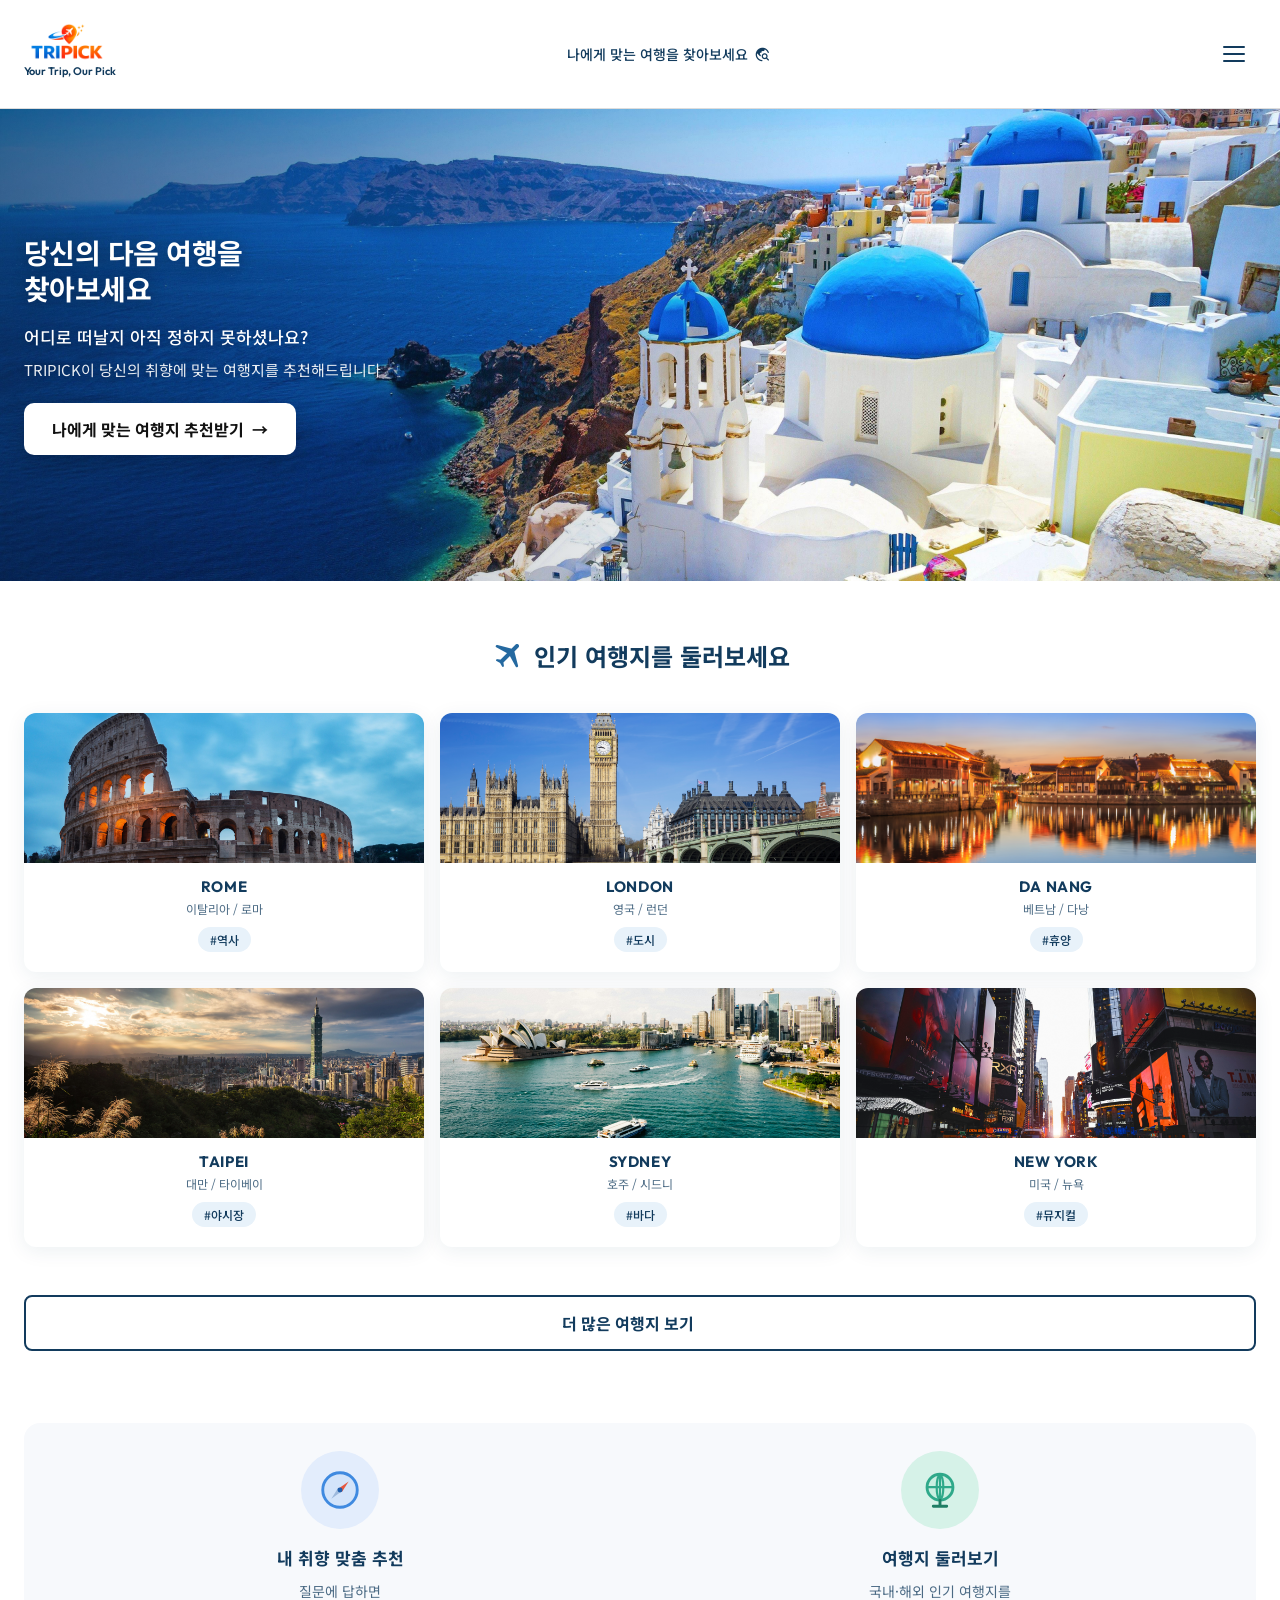
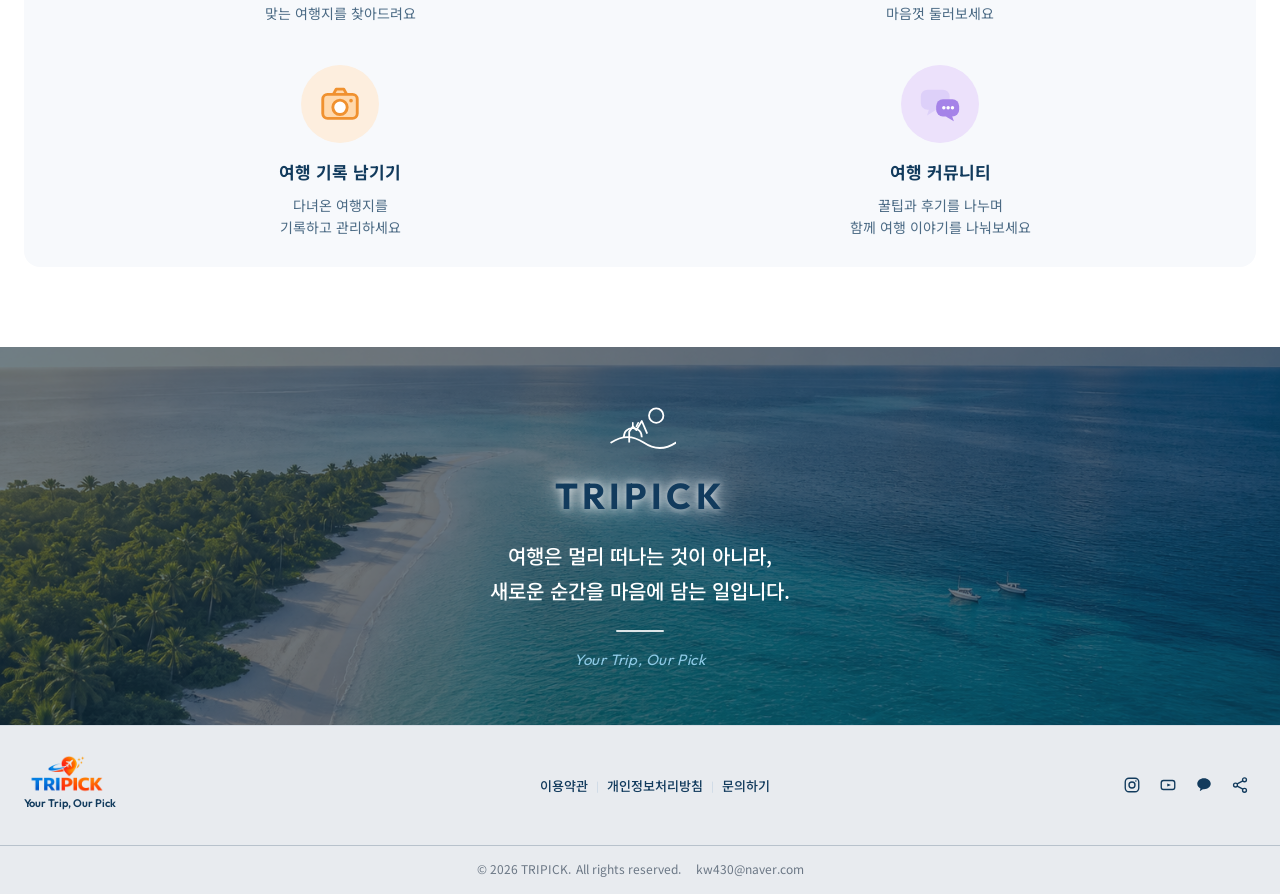
<file: home.html>
<!DOCTYPE html>
<html lang="ko">
<head>
  <meta charset="UTF-8">
  <meta name="viewport" content="width=device-width, initial-scale=1.0">
  <title>홈 — TRIPICK</title>
  <meta name="description" content="TRIPICK 홈. 인기 여행지와 취향 맞춤 추천, 여행지 둘러보기, 여행 기록, 커뮤니티까지 여행에 필요한 기능을 한곳에서 만나보세요.">
  <link rel="icon" href="images/logo.png">
  <link rel="preconnect" href="https://fonts.googleapis.com">
  <link rel="preconnect" href="https://fonts.gstatic.com" crossorigin>
  <link href="https://fonts.googleapis.com/css2?family=Outfit:wght@400;600;700&family=Noto+Sans+KR:wght@400;500;700&display=swap" rel="stylesheet">
  <link href="https://fonts.googleapis.com/css2?family=Material+Symbols+Rounded:opsz,wght,FILL,GRAD@20..48,100..700,0..1,-50..200" rel="stylesheet">
  <link rel="stylesheet" href="style.css">
</head>
<body class="page-main">
  <a class="skip-link" href="#main-content">본문 바로가기</a>
  <header class="top">
    <div class="inner">
      <h1 class="title">
        <a href="home.html" class="logo-link">
          <img src="images/logo.png" alt="TRIPICK" class="logo">
        </a>
        <span class="txt">
          <span class="txt2">Your Trip, Our Pick</span>
        </span>
      </h1>
        <p class="header-tagline">나에게 맞는 여행을 찾아보세요 <span class="material-symbols-rounded header-tagline-icon" aria-hidden="true">travel_explore</span></p>
        <button type="button" class="nav-toggle" aria-label="메뉴 열기" aria-expanded="false" aria-controls="main-menu">
          <span class="nav-toggle-bar" aria-hidden="true"></span>
          <span class="nav-toggle-bar" aria-hidden="true"></span>
          <span class="nav-toggle-bar" aria-hidden="true"></span>
        </button>
      <nav class="menu" id="main-menu" aria-label="메인 메뉴">
        <div class="menu-hero">
          <svg class="menu-hero-plane" viewBox="0 0 100 60" fill="none" aria-hidden="true">
            <path d="M4 44C22 44 26 18 46 14C60 11 70 22 90 10" stroke="currentColor" stroke-width="1.6" stroke-dasharray="3 5" stroke-linecap="round"/>
            <path d="M86 6l10 4-9 7-1-5-6-2 6-4z" fill="currentColor"/>
          </svg>
          <p class="menu-hero-tit">여행은 경험이다,<br>tripick이 함께합니다</p>
        </div>
        <div class="menu-links">
          <a href="recommend.html" class="menu-link">
            <span class="menu-link-icon material-symbols-rounded" aria-hidden="true">explore</span>
            <span class="menu-link-label">여행지 추천</span>
          </a>
          <a href="browse.html" class="menu-link">
            <span class="menu-link-icon material-symbols-rounded" aria-hidden="true">map</span>
            <span class="menu-link-label">여행지 둘러보기</span>
          </a>
          <a href="record.html" class="menu-link">
            <span class="menu-link-icon material-symbols-rounded" aria-hidden="true">edit_note</span>
            <span class="menu-link-label">여행 기록</span>
          </a>
          <a href="about.html" class="menu-link">
            <span class="menu-link-icon material-symbols-rounded" aria-hidden="true">info</span>
            <span class="menu-link-label">About</span>
          </a>
          <a href="community.html" class="menu-link">
            <span class="menu-link-icon material-symbols-rounded" aria-hidden="true">forum</span>
            <span class="menu-link-label">커뮤니티</span>
          </a>
        </div>
        <div class="menu-social" role="group" aria-label="소셜 미디어 (데모, 장식)">
          <span class="menu-social-icon" aria-hidden="true">
            <svg viewBox="0 0 24 24" fill="none" xmlns="http://www.w3.org/2000/svg" aria-hidden="true">
              <rect x="3" y="3" width="18" height="18" rx="5" stroke="currentColor" stroke-width="1.8"/>
              <circle cx="12" cy="12" r="4" stroke="currentColor" stroke-width="1.8"/>
              <circle cx="17.2" cy="6.8" r="1" fill="currentColor"/>
            </svg>
          </span>
          <span class="menu-social-icon" aria-hidden="true">
            <svg viewBox="0 0 24 24" fill="none" xmlns="http://www.w3.org/2000/svg" aria-hidden="true">
              <rect x="3" y="6" width="18" height="12" rx="3" stroke="currentColor" stroke-width="1.8"/>
              <path d="M11 10l5 2-5 2v-4z" fill="currentColor"/>
            </svg>
          </span>
          <span class="menu-social-icon" aria-hidden="true">
            <svg viewBox="0 0 24 24" fill="none" xmlns="http://www.w3.org/2000/svg" aria-hidden="true">
              <path d="M12 3C6.9 3 3 6.3 3 10.4c0 2.6 1.7 4.9 4.3 6.2-.2.8-.7 2.5-.8 2.9-.1.5.2.5.4.4.2-.1 2.5-1.7 3.5-2.4.5.1 1.1.1 1.6.1 5.1 0 9-3.3 9-7.2S17.1 3 12 3z" fill="currentColor"/>
            </svg>
          </span>
          <button type="button" class="menu-social-icon menu-share" aria-label="이 페이지 링크 공유하기">
            <svg viewBox="0 0 24 24" fill="none" xmlns="http://www.w3.org/2000/svg" aria-hidden="true">
              <circle cx="18" cy="5" r="2.6" stroke="currentColor" stroke-width="1.8"/>
              <circle cx="6" cy="12" r="2.6" stroke="currentColor" stroke-width="1.8"/>
              <circle cx="18" cy="19" r="2.6" stroke="currentColor" stroke-width="1.8"/>
              <path d="M8.2 10.6l7.6-4.2M8.2 13.4l7.6 4.2" stroke="currentColor" stroke-width="1.8"/>
            </svg>
          </button>
        </div>
      </nav>
    </div>
  </header>

  <main id="main-content" tabindex="-1">
  <section class="main-hero">
    <div class="inner main-hero-inner">
      <div class="main-hero-copy">
        <h2 class="main-hero-tit">당신의 다음 여행을<br>찾아보세요</h2>
        <p class="main-hero-lead">어디로 떠날지 아직 정하지 못하셨나요?</p>
        <p class="main-hero-sub">TRIPICK이 당신의 취향에 맞는 여행지를 추천해드립니다</p>
        <a href="recommend.html" class="btn main-hero-btn">나에게 맞는 여행지 추천받기 <span class="arrow">→</span></a>
      </div>
    </div>
  </section>

  <section class="main-popular">
    <div class="inner">
      <h2 class="main-section-tit">
        <span class="main-section-icon main-section-icon-travel" aria-hidden="true">
          <span class="material-symbols-rounded">travel</span>
        </span>
        인기 여행지를 둘러보세요
      </h2>
      <div class="main-popular-grid">
        <a href="detail.html?place=rome" class="main-popular-card">
          <img src="images/rome.jpg" alt="로마">
          <span class="place-name">ROME</span>
          <span class="place-sub">이탈리아 / 로마</span>
          <span class="place-tag">#역사</span>
        </a>
        <a href="detail.html?place=london" class="main-popular-card">
          <img src="images/london.jpg" alt="런던">
          <span class="place-name">LONDON</span>
          <span class="place-sub">영국 / 런던</span>
          <span class="place-tag">#도시</span>
        </a>
        <a href="detail.html?place=danang" class="main-popular-card">
          <img src="images/danang.jpg" alt="다낭">
          <span class="place-name">DA NANG</span>
          <span class="place-sub">베트남 / 다낭</span>
          <span class="place-tag">#휴양</span>
        </a>
        <a href="detail.html?place=taipei" class="main-popular-card">
          <img src="images/taipei.jpg" alt="타이베이">
          <span class="place-name">TAIPEI</span>
          <span class="place-sub">대만 / 타이베이</span>
          <span class="place-tag">#야시장</span>
        </a>
        <a href="detail.html?place=sydney" class="main-popular-card">
          <img src="images/sydney.jpg" alt="시드니">
          <span class="place-name">SYDNEY</span>
          <span class="place-sub">호주 / 시드니</span>
          <span class="place-tag">#바다</span>
        </a>
        <a href="detail.html?place=newyork" class="main-popular-card">
          <img src="images/newyork.jpg" alt="뉴욕">
          <span class="place-name">NEW YORK</span>
          <span class="place-sub">미국 / 뉴욕</span>
          <span class="place-tag">#뮤지컬</span>
        </a>
      </div>
      <a href="browse.html" class="btn btn-outline">더 많은 여행지 보기 <span class="arrow">→</span></a>
    </div>
  </section>

  <section class="main-features">
    <div class="inner">
      <div class="main-features-box">
        <a href="recommend.html" class="main-feature-item">
          <div class="main-feature-icon main-feature-icon--rec" aria-hidden="true">
            <svg viewBox="0 0 48 48" fill="none" xmlns="http://www.w3.org/2000/svg">
              <circle cx="24" cy="24" r="18" fill="#d3e4fa"/>
              <circle cx="24" cy="24" r="18" stroke="#3f8ae0" stroke-width="3"/>
              <path d="M33 15 22.5 22.5 26 26z" fill="#e5573f"/>
              <path d="M15 33 25.5 25.5 22 22z" fill="#9db9dc"/>
              <circle cx="24" cy="24" r="2.6" fill="#1f5fae"/>
            </svg>
          </div>
          <h3 class="main-feature-tit">내 취향 맞춤 추천</h3>
          <p class="main-feature-desc">질문에 답하면<br>맞는 여행지를 찾아드려요</p>
        </a>
        <a href="browse.html" class="main-feature-item">
          <div class="main-feature-icon main-feature-icon--browse" aria-hidden="true">
            <svg viewBox="0 0 48 48" fill="none" xmlns="http://www.w3.org/2000/svg">
              <circle cx="24" cy="21" r="13.5" fill="#c9efe1"/>
              <circle cx="24" cy="21" r="13.5" stroke="#2fa98a" stroke-width="3"/>
              <path d="M24 7.5v27M11 21h26M24 7.5c4.6 3.8 4.6 23.2 0 27M24 7.5c-4.6 3.8-4.6 23.2 0 27" stroke="#2fa98a" stroke-width="2.3" stroke-linecap="round"/>
              <path d="M24 34.5V41M17 41h14" stroke="#1f7d64" stroke-width="3" stroke-linecap="round"/>
            </svg>
          </div>
          <h3 class="main-feature-tit">여행지 둘러보기</h3>
          <p class="main-feature-desc">국내·해외 인기 여행지를<br>마음껏 둘러보세요</p>
        </a>
        <a href="record.html" class="main-feature-item">
          <div class="main-feature-icon main-feature-icon--record" aria-hidden="true">
            <svg viewBox="0 0 48 48" fill="none" xmlns="http://www.w3.org/2000/svg">
              <path d="M17 14l3-5.5h8L31 14z" fill="#ffd9ad" stroke="#f0912f" stroke-width="3" stroke-linejoin="round"/>
              <rect x="6" y="14" width="36" height="25" rx="5" fill="#ffd9ad" stroke="#f0912f" stroke-width="3"/>
              <circle cx="24" cy="27.5" r="7.5" fill="#fff" stroke="#f0912f" stroke-width="3"/>
              <circle cx="35.5" cy="20.5" r="1.9" fill="#f0912f"/>
            </svg>
          </div>
          <h3 class="main-feature-tit">여행 기록 남기기</h3>
          <p class="main-feature-desc">다녀온 여행지를<br>기록하고 관리하세요</p>
        </a>
        <a href="community.html" class="main-feature-item">
          <div class="main-feature-icon main-feature-icon--community" aria-hidden="true">
            <svg viewBox="0 0 48 48" fill="none" xmlns="http://www.w3.org/2000/svg">
              <rect x="4" y="9" width="30" height="21" rx="7" fill="#ddd0f9"/>
              <path d="M13 28l-2.5 8 9.5-6z" fill="#ddd0f9"/>
              <rect x="20" y="19" width="24" height="18" rx="7" fill="#a583e8"/>
              <path d="M36 35l2.5 7-8.5-5z" fill="#a583e8"/>
              <circle cx="28" cy="28" r="1.8" fill="#fff"/>
              <circle cx="32.5" cy="28" r="1.8" fill="#fff"/>
              <circle cx="37" cy="28" r="1.8" fill="#fff"/>
            </svg>
          </div>
          <h3 class="main-feature-tit">여행 커뮤니티</h3>
          <p class="main-feature-desc">꿀팁과 후기를 나누며<br>함께 여행 이야기를 나눠보세요</p>
        </a>
      </div>
    </div>
  </section>

  <section class="main-closing" aria-labelledby="main-closing-title">
    <div class="main-closing-bg" aria-hidden="true"></div>
    <div class="main-closing-overlay" aria-hidden="true"></div>
    <div class="inner main-closing-inner">
      <div class="main-closing-icon" aria-hidden="true">
        <svg viewBox="0 0 80 56" fill="none" xmlns="http://www.w3.org/2000/svg">
          <circle cx="58" cy="14" r="8" stroke="currentColor" stroke-width="2"/>
          <path d="M8 44c12-8 24-8 36 0s24 8 36 0" stroke="currentColor" stroke-width="2" stroke-linecap="round"/>
          <path d="M28 44V32l4-6 4 4 6-10 6 14" stroke="currentColor" stroke-width="2" stroke-linejoin="round"/>
          <path d="M22 38c0-6 4-10 10-10s10 4 10 10" stroke="currentColor" stroke-width="2"/>
          <path d="M32 28V22M36 26l2-4" stroke="currentColor" stroke-width="1.8" stroke-linecap="round"/>
        </svg>
      </div>
      <h2 class="main-closing-brand" id="main-closing-title">TRIPICK</h2>
      <p class="main-closing-quote">
        여행은 멀리 떠나는 것이 아니라,<br>
        새로운 순간을 마음에 담는 일입니다.
      </p>
      <span class="main-closing-rule" aria-hidden="true"></span>
      <p class="main-closing-sub">Your Trip, Our Pick</p>
    </div>
  </section>
  </main>

  <footer class="footer main-footer">
    <div class="top main-footer-bar">
      <div class="inner">
        <div class="title">
          <a href="home.html" class="logo-link">
            <img src="images/logo.png" alt="" class="logo">
          </a>
          <div class="txt">
            <span class="txt2">Your Trip, Our Pick</span>
          </div>
        </div>
        <nav class="menu main-footer-menu" aria-label="푸터 메뉴 (데모)">
          <span class="main-footer-label">이용약관</span>
          <span class="main-footer-sep" aria-hidden="true">|</span>
          <span class="main-footer-label">개인정보처리방침</span>
          <span class="main-footer-sep" aria-hidden="true">|</span>
          <span class="main-footer-label">문의하기</span>
        </nav>
        <div class="main-footer-social" role="group" aria-label="소셜 미디어 (데모, 장식)">
          <span class="main-footer-social-icon" aria-hidden="true">
            <svg viewBox="0 0 24 24" fill="none" xmlns="http://www.w3.org/2000/svg" aria-hidden="true">
              <rect x="3" y="3" width="18" height="18" rx="5" stroke="currentColor" stroke-width="1.8"/>
              <circle cx="12" cy="12" r="4" stroke="currentColor" stroke-width="1.8"/>
              <circle cx="17.2" cy="6.8" r="1" fill="currentColor"/>
            </svg>
          </span>
          <span class="main-footer-social-icon" aria-hidden="true">
            <svg viewBox="0 0 24 24" fill="none" xmlns="http://www.w3.org/2000/svg" aria-hidden="true">
              <rect x="3" y="6" width="18" height="12" rx="3" stroke="currentColor" stroke-width="1.8"/>
              <path d="M11 10l5 2-5 2v-4z" fill="currentColor"/>
            </svg>
          </span>
          <span class="main-footer-social-icon" aria-hidden="true">
            <svg viewBox="0 0 24 24" fill="none" xmlns="http://www.w3.org/2000/svg" aria-hidden="true">
              <path d="M12 3C6.9 3 3 6.3 3 10.4c0 2.6 1.7 4.9 4.3 6.2-.2.8-.7 2.5-.8 2.9-.1.5.2.5.4.4.2-.1 2.5-1.7 3.5-2.4.5.1 1.1.1 1.6.1 5.1 0 9-3.3 9-7.2S17.1 3 12 3z" fill="currentColor"/>
            </svg>
          </span>
          <button type="button" class="main-footer-social-icon main-footer-share" aria-label="이 페이지 링크 공유하기">
            <svg viewBox="0 0 24 24" fill="none" xmlns="http://www.w3.org/2000/svg" aria-hidden="true">
              <circle cx="18" cy="5" r="2.6" stroke="currentColor" stroke-width="1.8"/>
              <circle cx="6" cy="12" r="2.6" stroke="currentColor" stroke-width="1.8"/>
              <circle cx="18" cy="19" r="2.6" stroke="currentColor" stroke-width="1.8"/>
              <path d="M8.2 10.6l7.6-4.2M8.2 13.4l7.6 4.2" stroke="currentColor" stroke-width="1.8"/>
            </svg>
          </button>
        </div>
      </div>
    </div>
    <div class="main-footer-rule" aria-hidden="true"></div>
    <div class="inner main-footer-copy-wrap">
      <p class="main-footer-copy">
        <span class="main-footer-copy-line">© 2026 TRIPICK</span>
        <span class="main-footer-copy-line">All rights reserved.</span>
        <span class="main-footer-copy-email">kw430@naver.com</span>
      </p>
    </div>
  </footer>
  <script src="nav.js"></script>
  <script src="share.js?v=3"></script>
</body>
</html>
</file>
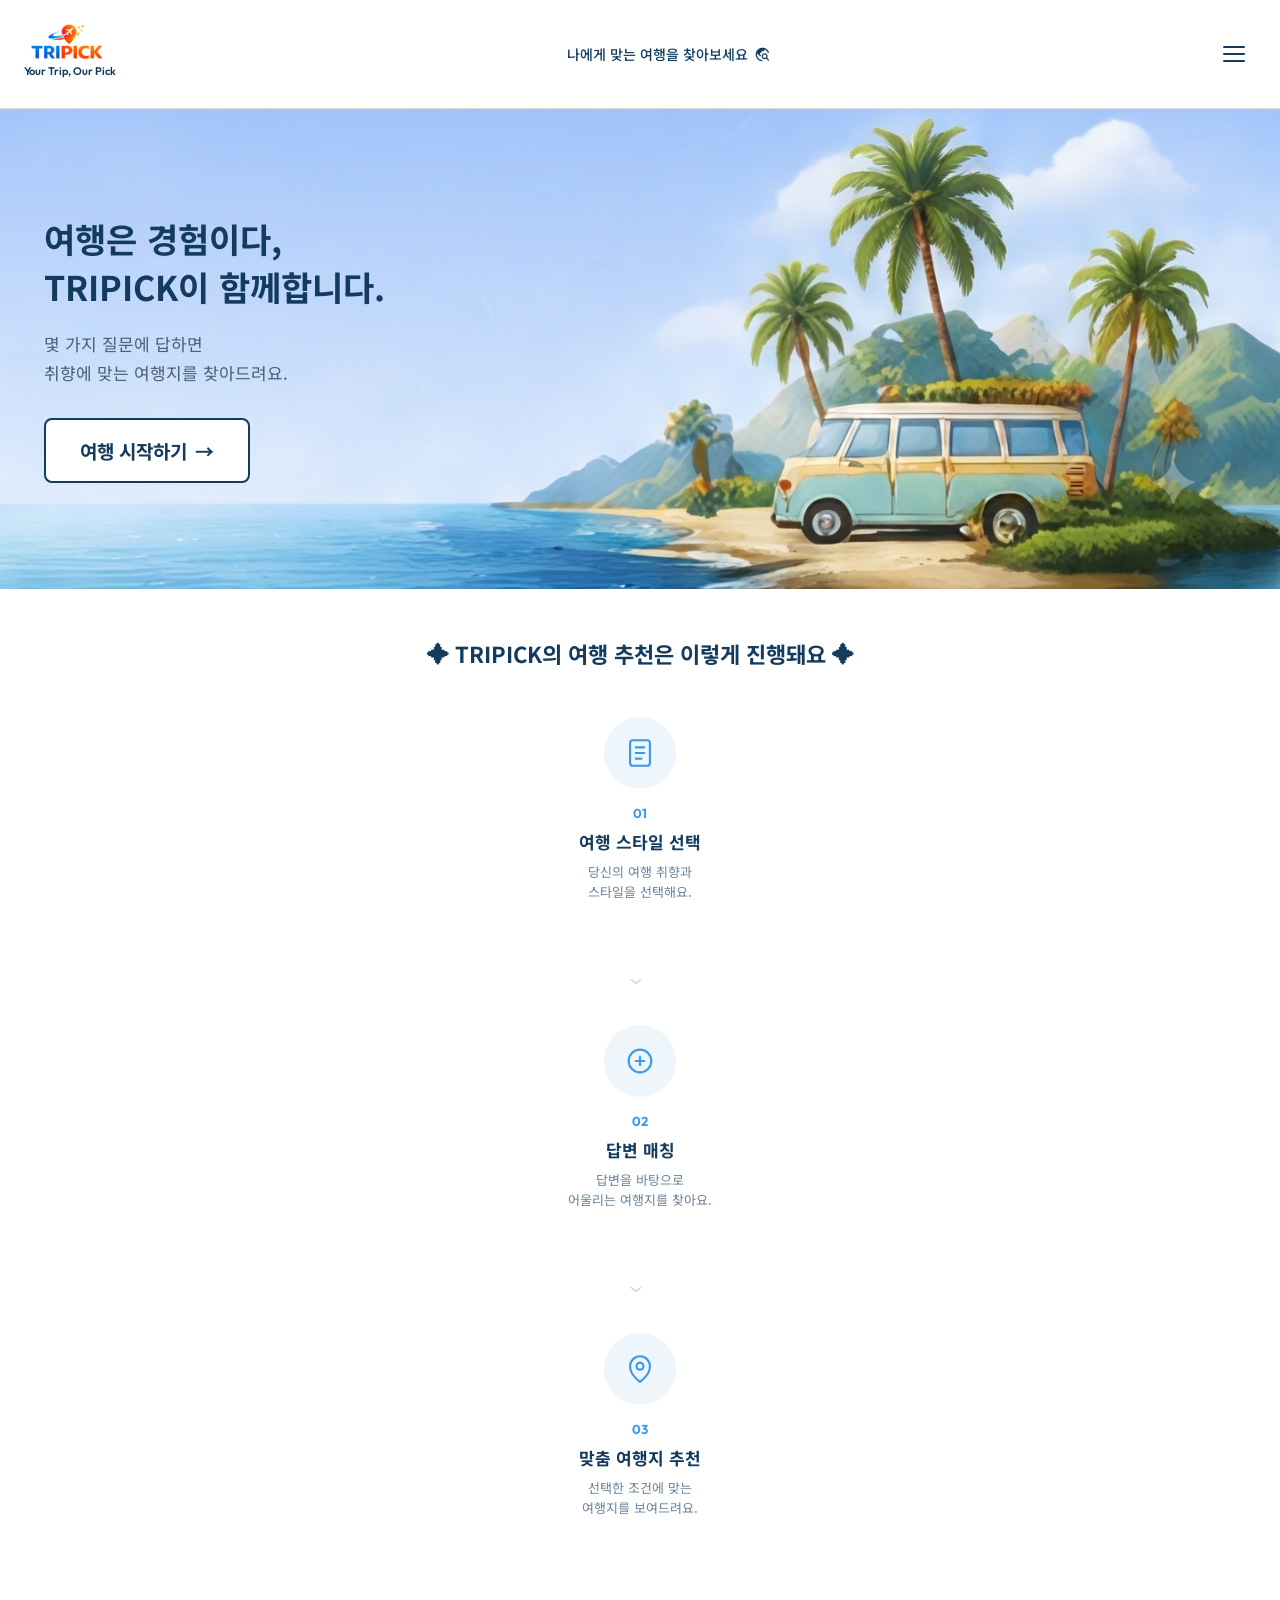
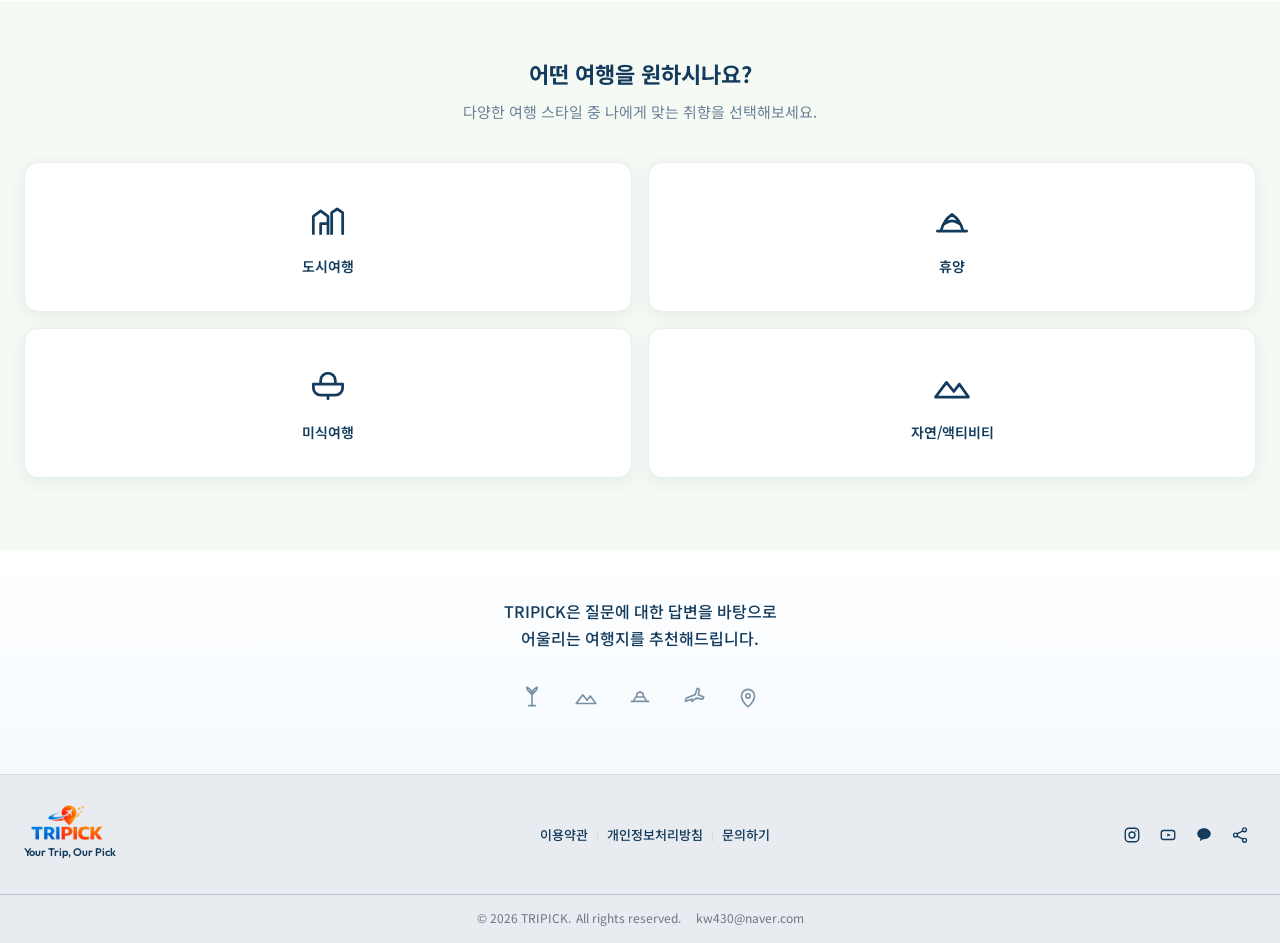
<file: recommend.html>
<!DOCTYPE html>
<html lang="ko">
<head>
  <meta charset="UTF-8">
  <meta name="viewport" content="width=device-width, initial-scale=1.0">
  <title>여행지 추천 — TRIPICK</title>
  <meta name="description" content="몇 가지 질문에 답하면 여행 스타일과 취향에 맞는 여행지를 추천해 드립니다. TRIPICK의 취향 퀴즈로 다음 여행지를 찾아보세요.">
  <link rel="icon" href="images/logo.png">
  <link rel="preconnect" href="https://fonts.googleapis.com">
  <link rel="preconnect" href="https://fonts.gstatic.com" crossorigin>
  <link href="https://fonts.googleapis.com/css2?family=Outfit:wght@400;600;700&family=Noto+Sans+KR:wght@400;500;700&display=swap" rel="stylesheet">
  <link href="https://fonts.googleapis.com/css2?family=Material+Symbols+Rounded:opsz,wght,FILL,GRAD@20..48,100..700,0..1,-50..200" rel="stylesheet">
  <link rel="stylesheet" href="style.css">
</head>
<body class="page-main">
  <a class="skip-link" href="#main-content">본문 바로가기</a>
  <header class="top">
    <div class="inner">
      <h1 class="title">
        <a href="home.html" class="logo-link">
          <img src="images/logo.png" alt="TRIPICK" class="logo">
        </a>
        <span class="txt">
          <span class="txt2">Your Trip, Our Pick</span>
        </span>
      </h1>
        <p class="header-tagline">나에게 맞는 여행을 찾아보세요 <span class="material-symbols-rounded header-tagline-icon" aria-hidden="true">travel_explore</span></p>
        <button type="button" class="nav-toggle" aria-label="메뉴 열기" aria-expanded="false" aria-controls="main-menu">
          <span class="nav-toggle-bar" aria-hidden="true"></span>
          <span class="nav-toggle-bar" aria-hidden="true"></span>
          <span class="nav-toggle-bar" aria-hidden="true"></span>
        </button>
      <nav class="menu" id="main-menu" aria-label="메인 메뉴">
        <div class="menu-hero">
          <svg class="menu-hero-plane" viewBox="0 0 100 60" fill="none" aria-hidden="true">
            <path d="M4 44C22 44 26 18 46 14C60 11 70 22 90 10" stroke="currentColor" stroke-width="1.6" stroke-dasharray="3 5" stroke-linecap="round"/>
            <path d="M86 6l10 4-9 7-1-5-6-2 6-4z" fill="currentColor"/>
          </svg>
          <p class="menu-hero-tit">여행은 경험이다,<br>tripick이 함께합니다</p>
        </div>
        <div class="menu-links">
          <a href="recommend.html" class="menu-link is-active" aria-current="page">
            <span class="menu-link-icon material-symbols-rounded" aria-hidden="true">explore</span>
            <span class="menu-link-label">여행지 추천</span>
          </a>
          <a href="browse.html" class="menu-link">
            <span class="menu-link-icon material-symbols-rounded" aria-hidden="true">map</span>
            <span class="menu-link-label">여행지 둘러보기</span>
          </a>
          <a href="record.html" class="menu-link">
            <span class="menu-link-icon material-symbols-rounded" aria-hidden="true">edit_note</span>
            <span class="menu-link-label">여행 기록</span>
          </a>
          <a href="about.html" class="menu-link">
            <span class="menu-link-icon material-symbols-rounded" aria-hidden="true">info</span>
            <span class="menu-link-label">About</span>
          </a>
          <a href="community.html" class="menu-link">
            <span class="menu-link-icon material-symbols-rounded" aria-hidden="true">forum</span>
            <span class="menu-link-label">커뮤니티</span>
          </a>
        </div>
        <div class="menu-social" role="group" aria-label="소셜 미디어 (데모, 장식)">
          <span class="menu-social-icon" aria-hidden="true">
            <svg viewBox="0 0 24 24" fill="none" xmlns="http://www.w3.org/2000/svg" aria-hidden="true">
              <rect x="3" y="3" width="18" height="18" rx="5" stroke="currentColor" stroke-width="1.8"/>
              <circle cx="12" cy="12" r="4" stroke="currentColor" stroke-width="1.8"/>
              <circle cx="17.2" cy="6.8" r="1" fill="currentColor"/>
            </svg>
          </span>
          <span class="menu-social-icon" aria-hidden="true">
            <svg viewBox="0 0 24 24" fill="none" xmlns="http://www.w3.org/2000/svg" aria-hidden="true">
              <rect x="3" y="6" width="18" height="12" rx="3" stroke="currentColor" stroke-width="1.8"/>
              <path d="M11 10l5 2-5 2v-4z" fill="currentColor"/>
            </svg>
          </span>
          <span class="menu-social-icon" aria-hidden="true">
            <svg viewBox="0 0 24 24" fill="none" xmlns="http://www.w3.org/2000/svg" aria-hidden="true">
              <path d="M12 3C6.9 3 3 6.3 3 10.4c0 2.6 1.7 4.9 4.3 6.2-.2.8-.7 2.5-.8 2.9-.1.5.2.5.4.4.2-.1 2.5-1.7 3.5-2.4.5.1 1.1.1 1.6.1 5.1 0 9-3.3 9-7.2S17.1 3 12 3z" fill="currentColor"/>
            </svg>
          </span>
          <button type="button" class="menu-social-icon menu-share" aria-label="이 페이지 링크 공유하기">
            <svg viewBox="0 0 24 24" fill="none" xmlns="http://www.w3.org/2000/svg" aria-hidden="true">
              <circle cx="18" cy="5" r="2.6" stroke="currentColor" stroke-width="1.8"/>
              <circle cx="6" cy="12" r="2.6" stroke="currentColor" stroke-width="1.8"/>
              <circle cx="18" cy="19" r="2.6" stroke="currentColor" stroke-width="1.8"/>
              <path d="M8.2 10.6l7.6-4.2M8.2 13.4l7.6 4.2" stroke="currentColor" stroke-width="1.8"/>
            </svg>
          </button>
        </div>
      </nav>
    </div>
  </header>

  <main class="recommend" id="main-content" tabindex="-1">
    <div class="rec-landing" id="recommend-start">
      <div class="rec-hero">
        <div class="rec-hero-bg" aria-hidden="true"></div>
        <div class="inner rec-hero-inner">
          <div class="rec-hero-left">
            <p class="rec-hero-tag">여행은 경험이다,<br>TRIPICK이 함께합니다.</p>
            <p class="rec-hero-desc">몇 가지 질문에 답하면<br>취향에 맞는 여행지를 찾아드려요.</p>
            <button type="button" class="btn" id="start-quiz">여행 시작하기 <span class="arrow">→</span></button>
          </div>
        </div>
      </div>

      <section class="rec-steps">
        <div class="inner">
          <h2 class="rec-sec-tit">✦ TRIPICK의 여행 추천은 이렇게 진행돼요 ✦</h2>
          <div class="rec-steps-list">
            <div class="rec-step">
              <div class="rec-step-icon" aria-hidden="true">
                <svg viewBox="0 0 24 24" fill="none"><rect x="5" y="3" width="14" height="18" rx="2" stroke="currentColor" stroke-width="1.5"/><path d="M9 8h6M9 12h6M9 16h4" stroke="currentColor" stroke-width="1.5" stroke-linecap="round"/></svg>
              </div>
              <p class="rec-step-num">01</p>
              <p class="rec-step-tit">여행 스타일 선택</p>
              <p class="rec-step-desc">당신의 여행 취향과<br>스타일을 선택해요.</p>
            </div>
            <span class="rec-step-arrow" aria-hidden="true">›</span>
            <div class="rec-step">
              <div class="rec-step-icon" aria-hidden="true">
                <svg viewBox="0 0 24 24" fill="none"><circle cx="12" cy="12" r="8" stroke="currentColor" stroke-width="1.5"/><path d="M9 12h6M12 9v6" stroke="currentColor" stroke-width="1.5" stroke-linecap="round"/></svg>
              </div>
              <p class="rec-step-num">02</p>
              <p class="rec-step-tit">답변 매칭</p>
              <p class="rec-step-desc">답변을 바탕으로<br>어울리는 여행지를 찾아요.</p>
            </div>
            <span class="rec-step-arrow" aria-hidden="true">›</span>
            <div class="rec-step">
              <div class="rec-step-icon" aria-hidden="true">
                <svg viewBox="0 0 24 24" fill="none"><path d="M12 21s7-4.5 7-11a7 7 0 1 0-14 0c0 6.5 7 11 7 11Z" stroke="currentColor" stroke-width="1.5"/><circle cx="12" cy="10" r="2.5" stroke="currentColor" stroke-width="1.5"/></svg>
              </div>
              <p class="rec-step-num">03</p>
              <p class="rec-step-tit">맞춤 여행지 추천</p>
              <p class="rec-step-desc">선택한 조건에 맞는<br>여행지를 보여드려요.</p>
            </div>
          </div>
        </div>
      </section>

      <section class="rec-styles">
        <div class="inner">
          <h2 class="rec-sec-tit">어떤 여행을 원하시나요?</h2>
          <p class="rec-sec-sub">다양한 여행 스타일 중 나에게 맞는 취향을 선택해보세요.</p>
          <ul class="rec-style-grid">
            <li>
              <button type="button" class="rec-style-card" data-style="도시 탐방">
                <span class="rec-style-icon" aria-hidden="true">
                  <svg viewBox="0 0 24 24" fill="none"><path d="M4 20V10l4-3 4 3v10M8 20v-6h4v6M14 20V8l3-2 3 2v12" stroke="currentColor" stroke-width="1.5" stroke-linejoin="round"/></svg>
                </span>
                <span>도시여행</span>
              </button>
            </li>
            <li>
              <button type="button" class="rec-style-card" data-style="조용한 휴양">
                <span class="rec-style-icon" aria-hidden="true">
                  <svg viewBox="0 0 24 24" fill="none"><path d="M4 18h16M6 18c1-4 3-7 6-9 3 2 5 5 6 9M8 14c1.5-1 3-1.5 4-1.5s2.5.5 4 1.5" stroke="currentColor" stroke-width="1.5" stroke-linecap="round" stroke-linejoin="round"/></svg>
                </span>
                <span>휴양</span>
              </button>
            </li>
            <li>
              <button type="button" class="rec-style-card" data-style="맛집 여행">
                <span class="rec-style-icon" aria-hidden="true">
                  <svg viewBox="0 0 24 24" fill="none"><path d="M4 11h16v2a4 4 0 01-4 4H8a4 4 0 01-4-4v-2zM8 11V9a4 4 0 018 0v2M12 17v2" stroke="currentColor" stroke-width="1.5" stroke-linecap="round" stroke-linejoin="round"/></svg>
                </span>
                <span>미식여행</span>
              </button>
            </li>
            <li>
              <button type="button" class="rec-style-card" data-style="자연 속 여행">
                <span class="rec-style-icon" aria-hidden="true">
                  <svg viewBox="0 0 24 24" fill="none"><path d="M3 18l6-8 4 5 3-4 5 7H3z" stroke="currentColor" stroke-width="1.5" stroke-linejoin="round"/></svg>
                </span>
                <span>자연/액티비티</span>
              </button>
            </li>
          </ul>
        </div>
      </section>

      <div class="rec-bottom">
        <div class="inner">
          <p class="rec-bottom-txt">TRIPICK은 질문에 대한 답변을 바탕으로<br>어울리는 여행지를 추천해드립니다.</p>
          <div class="rec-deco" aria-hidden="true">
            <svg viewBox="0 0 24 24" fill="none"><path d="M12 20V10M12 10c-2-3-5-4-5-7 3 1 5 3 5 7zm0 0c2-3 5-4 5-7-3 1-5 3-5 7z" stroke="currentColor" stroke-width="1.5" stroke-linecap="round" stroke-linejoin="round"/><path d="M9 20h6" stroke="currentColor" stroke-width="1.5" stroke-linecap="round"/></svg>
            <svg viewBox="0 0 24 24" fill="none"><path d="M3 18l6-8 4 5 3-4 5 7H3z" stroke="currentColor" stroke-width="1.5" stroke-linejoin="round"/></svg>
            <svg viewBox="0 0 24 24" fill="none"><path d="M4 16h16M6 16l2-4h8l2 4M9 12V9l3-2 3 2v3" stroke="currentColor" stroke-width="1.5" stroke-linecap="round" stroke-linejoin="round"/></svg>
            <svg viewBox="0 0 24 24" fill="none"><path d="M10 14l-6 2 1-3 8-3 2-6 2 1-1 5 5 2-1 2-6-1-4 3z" stroke="currentColor" stroke-width="1.5" stroke-linejoin="round"/></svg>
            <svg viewBox="0 0 24 24" fill="none"><path d="M12 21s6-5.2 6-10a6 6 0 10-12 0c0 4.8 6 10 6 10z" stroke="currentColor" stroke-width="1.5"/><circle cx="12" cy="11" r="2" stroke="currentColor" stroke-width="1.5"/></svg>
          </div>
        </div>
      </div>
    </div>

    <div class="recommend-body is-hidden" id="recommend-work">
      <div class="quiz-deco" aria-hidden="true">
        <svg class="quiz-deco-route" viewBox="0 0 520 300" fill="none">
          <path d="M10 250C130 250 160 90 300 78C400 69 450 150 510 60" stroke="currentColor" stroke-width="3" stroke-dasharray="2 12" stroke-linecap="round"/>
          <path d="M498 44l18 10-17 14-2-10-11-5 12-9z" fill="currentColor"/>
        </svg>
        <span class="quiz-deco-pin quiz-deco-pin-a">
          <svg viewBox="0 0 24 24" fill="none"><path d="M12 21s7-6 7-11a7 7 0 1 0-14 0c0 5 7 11 7 11z" stroke="currentColor" stroke-width="1.6"/><circle cx="12" cy="10" r="2.6" stroke="currentColor" stroke-width="1.6"/></svg>
        </span>
        <span class="quiz-deco-pin quiz-deco-pin-b">
          <svg viewBox="0 0 24 24" fill="none"><path d="M12 21s7-6 7-11a7 7 0 1 0-14 0c0 5 7 11 7 11z" stroke="currentColor" stroke-width="1.6"/><circle cx="12" cy="10" r="2.6" stroke="currentColor" stroke-width="1.6"/></svg>
        </span>
        <span class="quiz-deco-balloon quiz-deco-balloon-a">
          <svg viewBox="0 0 24 32" fill="none"><path d="M12 22c5 0 9-5 9-11S17 1 12 1 3 5 3 11s4 11 9 11z" stroke="currentColor" stroke-width="1.4"/><path d="M12 22v4M10 28h4" stroke="currentColor" stroke-width="1.4" stroke-linecap="round"/></svg>
        </span>
        <span class="quiz-deco-balloon quiz-deco-balloon-b">
          <svg viewBox="0 0 24 32" fill="none"><path d="M12 22c5 0 9-5 9-11S17 1 12 1 3 5 3 11s4 11 9 11z" stroke="currentColor" stroke-width="1.4"/><path d="M12 22v4M10 28h4" stroke="currentColor" stroke-width="1.4" stroke-linecap="round"/></svg>
        </span>
      </div>
      <div class="inner">
        <div class="quiz-box is-hidden" id="recommend-quiz">
          <div class="quiz-panel" data-step="1">
            <p class="quiz-q">어떤 여행을 좋아하시나요?</p>
            <p class="quiz-sub">당신의 취향에 맞는 완벽한 여행지를 추천해드릴게요.</p>
            <div class="quiz-options">
              <button type="button" class="quiz-opt">
                <span class="quiz-opt-ic" aria-hidden="true">
                  <svg viewBox="0 0 24 24" fill="none"><path d="M4 18h16M6 18c1-4 3-7 6-9 3 2 5 5 6 9M8 14c1.5-1 3-1.5 4-1.5s2.5.5 4 1.5" stroke="currentColor" stroke-width="1.5" stroke-linecap="round" stroke-linejoin="round"/></svg>
                </span>
                <span class="quiz-opt-tit">조용한 휴양</span>
                <span class="quiz-opt-desc">한적한 휴식을 취하는 힐링 여행</span>
              </button>
              <button type="button" class="quiz-opt">
                <span class="quiz-opt-ic" aria-hidden="true">
                  <svg viewBox="0 0 24 24" fill="none"><path d="M4 20V10l4-3 4 3v10M8 20v-6h4v6M14 20V8l3-2 3 2v12" stroke="currentColor" stroke-width="1.5" stroke-linejoin="round"/></svg>
                </span>
                <span class="quiz-opt-tit">도시 탐방</span>
                <span class="quiz-opt-desc">도시의 문화와 랜드마크 관광</span>
              </button>
              <button type="button" class="quiz-opt">
                <span class="quiz-opt-ic" aria-hidden="true">
                  <svg viewBox="0 0 24 24" fill="none"><path d="M3 18l6-8 4 5 3-4 5 7H3z" stroke="currentColor" stroke-width="1.5" stroke-linejoin="round"/></svg>
                </span>
                <span class="quiz-opt-tit">자연 속 여행</span>
                <span class="quiz-opt-desc">자연과 함께하는 힐링 여행</span>
              </button>
              <button type="button" class="quiz-opt">
                <span class="quiz-opt-ic" aria-hidden="true">
                  <svg viewBox="0 0 24 24" fill="none"><path d="M4 11h16v2a4 4 0 01-4 4H8a4 4 0 01-4-4v-2zM8 11V9a4 4 0 018 0v2M12 17v2" stroke="currentColor" stroke-width="1.5" stroke-linecap="round" stroke-linejoin="round"/></svg>
                </span>
                <span class="quiz-opt-tit">맛집 여행</span>
                <span class="quiz-opt-desc">로컬푸드와 맛집 탐방</span>
              </button>
            </div>
            <div class="quiz-actions">
              <button type="button" class="btn quiz-next">다음</button>
            </div>
          </div>

          <div class="quiz-panel is-hidden" data-step="2">
            <p class="quiz-q">누구와 함께 여행하시나요?</p>
            <p class="quiz-sub">함께하는 사람에 따라 어울리는 여행지가 달라져요.</p>
            <div class="quiz-options">
              <button type="button" class="quiz-opt">
                <span class="quiz-opt-ic" aria-hidden="true">
                  <svg viewBox="0 0 24 24" fill="none"><circle cx="12" cy="8" r="3" stroke="currentColor" stroke-width="1.5"/><path d="M6 19c1.5-3 3.5-4.5 6-4.5S16.5 16 18 19" stroke="currentColor" stroke-width="1.5" stroke-linecap="round"/></svg>
                </span>
                <span class="quiz-opt-tit">혼자</span>
                <span class="quiz-opt-desc">나만의 속도로 자유로운 여행</span>
              </button>
              <button type="button" class="quiz-opt">
                <span class="quiz-opt-ic" aria-hidden="true">
                  <svg viewBox="0 0 24 24" fill="none"><circle cx="9" cy="8" r="2.5" stroke="currentColor" stroke-width="1.5"/><circle cx="15" cy="8" r="2.5" stroke="currentColor" stroke-width="1.5"/><path d="M4.5 19c1-3 2.5-4.5 4.5-4.5s3.5 1.5 4.5 4.5M11 19c1-3 2.5-4.5 4.5-4.5s3.5 1.5 4.5 4.5" stroke="currentColor" stroke-width="1.5" stroke-linecap="round"/></svg>
                </span>
                <span class="quiz-opt-tit">연인</span>
                <span class="quiz-opt-desc">둘만의 특별한 시간을 보내는 여행</span>
              </button>
              <button type="button" class="quiz-opt">
                <span class="quiz-opt-ic" aria-hidden="true">
                  <svg viewBox="0 0 24 24" fill="none"><circle cx="8" cy="9" r="2.5" stroke="currentColor" stroke-width="1.5"/><circle cx="16" cy="9" r="2.5" stroke="currentColor" stroke-width="1.5"/><path d="M3.5 19c1-2.8 2.5-4 4.5-4s3.5 1.2 4.5 4M11.5 19c1-2.8 2.5-4 4.5-4s3.5 1.2 4.5 4" stroke="currentColor" stroke-width="1.5" stroke-linecap="round"/></svg>
                </span>
                <span class="quiz-opt-tit">친구</span>
                <span class="quiz-opt-desc">함께라서 더 즐거운 여행</span>
              </button>
              <button type="button" class="quiz-opt">
                <span class="quiz-opt-ic" aria-hidden="true">
                  <svg viewBox="0 0 24 24" fill="none"><circle cx="12" cy="7" r="2.5" stroke="currentColor" stroke-width="1.5"/><circle cx="7" cy="10" r="2" stroke="currentColor" stroke-width="1.5"/><circle cx="17" cy="10" r="2" stroke="currentColor" stroke-width="1.5"/><path d="M8 19c.8-2.5 2.2-3.5 4-3.5s3.2 1 4 3.5M3.5 19c.7-2 1.8-3 3.5-3M20.5 19c-.7-2-1.8-3-3.5-3" stroke="currentColor" stroke-width="1.5" stroke-linecap="round"/></svg>
                </span>
                <span class="quiz-opt-tit">가족</span>
                <span class="quiz-opt-desc">모두가 편안한 여행</span>
              </button>
            </div>
            <div class="quiz-actions">
              <button type="button" class="btn quiz-next">다음</button>
            </div>
          </div>

          <div class="quiz-panel is-hidden" data-step="3">
            <p class="quiz-q">여행 기간은 어느 정도인가요?</p>
            <p class="quiz-sub">일정에 맞춰 알맞은 여행지를 골라드려요.</p>
            <div class="quiz-options">
              <button type="button" class="quiz-opt">
                <span class="quiz-opt-ic" aria-hidden="true">
                  <svg viewBox="0 0 24 24" fill="none"><circle cx="12" cy="12" r="4" stroke="currentColor" stroke-width="1.5"/><path d="M12 3v2M12 19v2M3 12h2M19 12h2M5.6 5.6l1.4 1.4M17 17l1.4 1.4M18.4 5.6L17 7M7 17l-1.4 1.4" stroke="currentColor" stroke-width="1.5" stroke-linecap="round"/></svg>
                </span>
                <span class="quiz-opt-tit">당일치기</span>
                <span class="quiz-opt-desc">가볍게 다녀오는 하루</span>
              </button>
              <button type="button" class="quiz-opt">
                <span class="quiz-opt-ic" aria-hidden="true">
                  <svg viewBox="0 0 24 24" fill="none"><rect x="4" y="5" width="16" height="15" rx="2" stroke="currentColor" stroke-width="1.5"/><path d="M8 3v4M16 3v4M4 10h16" stroke="currentColor" stroke-width="1.5" stroke-linecap="round"/></svg>
                </span>
                <span class="quiz-opt-tit">2~3일</span>
                <span class="quiz-opt-desc">짧고 알찬 주말 여행</span>
              </button>
              <button type="button" class="quiz-opt">
                <span class="quiz-opt-ic" aria-hidden="true">
                  <svg viewBox="0 0 24 24" fill="none"><rect x="4" y="5" width="16" height="15" rx="2" stroke="currentColor" stroke-width="1.5"/><path d="M8 3v4M16 3v4M4 10h16M8 14h.01M12 14h.01M16 14h.01M8 17h.01M12 17h.01" stroke="currentColor" stroke-width="1.5" stroke-linecap="round"/></svg>
                </span>
                <span class="quiz-opt-tit">4~7일</span>
                <span class="quiz-opt-desc">여유로운 일주일</span>
              </button>
              <button type="button" class="quiz-opt">
                <span class="quiz-opt-ic" aria-hidden="true">
                  <svg viewBox="0 0 24 24" fill="none"><path d="M10 14l-6 2 1-3 8-3 2-6 2 1-1 5 5 2-1 2-6-1-4 3z" stroke="currentColor" stroke-width="1.5" stroke-linejoin="round"/></svg>
                </span>
                <span class="quiz-opt-tit">일주일 이상</span>
                <span class="quiz-opt-desc">길게 머무는 장기 여행</span>
              </button>
            </div>
            <div class="quiz-actions">
              <button type="button" class="btn quiz-next">다음</button>
            </div>
          </div>

          <div class="quiz-panel is-hidden" data-step="4">
            <p class="quiz-q">어떤 분위기를 원하나요?</p>
            <p class="quiz-sub">원하는 무드에 맞는 여행지를 추천해드려요.</p>
            <div class="quiz-options">
              <button type="button" class="quiz-opt">
                <span class="quiz-opt-ic" aria-hidden="true">
                  <svg viewBox="0 0 24 24" fill="none"><path d="M8 18V9a4 4 0 018 0v1M8 11h8" stroke="currentColor" stroke-width="1.5" stroke-linecap="round"/><path d="M8 18h2M14 18h2" stroke="currentColor" stroke-width="1.5" stroke-linecap="round"/></svg>
                </span>
                <span class="quiz-opt-tit">여유로운 분위기</span>
                <span class="quiz-opt-desc">느긋하고 편안한 분위기</span>
              </button>
              <button type="button" class="quiz-opt">
                <span class="quiz-opt-ic" aria-hidden="true">
                  <svg viewBox="0 0 24 24" fill="none"><path d="M12 4v3M8 8l2 2M16 8l-2 2M7 14c1.5 2 3 3 5 3s3.5-1 5-3M9 19h6" stroke="currentColor" stroke-width="1.5" stroke-linecap="round" stroke-linejoin="round"/></svg>
                </span>
                <span class="quiz-opt-tit">활기찬 분위기</span>
                <span class="quiz-opt-desc">에너지 넘치는 하루 보내기</span>
              </button>
              <button type="button" class="quiz-opt">
                <span class="quiz-opt-ic" aria-hidden="true">
                  <svg viewBox="0 0 24 24" fill="none"><path d="M12 4l1.5 4.5L18 10l-4.5 1.5L12 16l-1.5-4.5L6 10l4.5-1.5L12 4z" stroke="currentColor" stroke-width="1.5" stroke-linejoin="round"/></svg>
                </span>
                <span class="quiz-opt-tit">감성적인 분위기</span>
                <span class="quiz-opt-desc">낭만적이고 무드 있는 하루</span>
              </button>
              <button type="button" class="quiz-opt">
                <span class="quiz-opt-ic" aria-hidden="true">
                  <svg viewBox="0 0 24 24" fill="none"><rect x="4" y="5" width="16" height="14" rx="2" stroke="currentColor" stroke-width="1.5"/><path d="M4 15l4-3 3 2 4-4 5 5" stroke="currentColor" stroke-width="1.5" stroke-linecap="round" stroke-linejoin="round"/></svg>
                </span>
                <span class="quiz-opt-tit">색다른 분위기</span>
                <span class="quiz-opt-desc">새롭고 이색적인 경험</span>
              </button>
            </div>
            <div class="quiz-actions">
              <button type="button" class="btn quiz-next">다음</button>
            </div>
          </div>

          <div class="quiz-panel is-hidden" data-step="5">
            <p class="quiz-q">여행 예산은 어느 정도인가요?</p>
            <p class="quiz-sub">예산에 어울리는 여행지를 추천해드려요.</p>
            <div class="quiz-options quiz-options-col">
              <button type="button" class="quiz-opt quiz-opt-simple">가성비 여행 (5~30만원)</button>
              <button type="button" class="quiz-opt quiz-opt-simple">적당한 예산 (30~100만원)</button>
              <button type="button" class="quiz-opt quiz-opt-simple">여유로운 예산 (100만원 이상)</button>
            </div>
            <div class="quiz-actions">
              <button type="button" class="btn quiz-submit">추천 받기</button>
            </div>
          </div>
        </div>

        <div class="result-loading is-hidden" id="recommend-loading">
          <p class="result-loading-txt">여행지 찾는 중...</p>
        </div>

        <div class="result-box is-hidden" id="recommend-result">
          <p class="result-label">추천 여행지</p>
          <img class="result-img" id="result-img" src="[data-uri]" alt="">
          <p class="result-name" id="result-name"></p>
          <p class="result-location" id="result-location"></p>
          <p class="result-intro" id="result-intro"></p>
          <p class="result-desc" id="result-desc"></p>
          <a href="#" class="btn" id="result-detail">여행지 자세히 보기 <span class="arrow">→</span></a>

          <div class="result-taste">
            <p class="result-taste-tit">추천 키워드</p>
            <ul class="result-taste-list" id="result-taste-list"></ul>
          </div>

          <button type="button" class="btn btn-retry" id="retry-quiz">다시 추천받기</button>
        </div>
      </div>
    </div>
  </main>

  <footer class="footer main-footer">
    <div class="top main-footer-bar">
      <div class="inner">
        <div class="title">
          <a href="home.html" class="logo-link">
            <img src="images/logo.png" alt="" class="logo">
          </a>
          <div class="txt">
            <span class="txt2">Your Trip, Our Pick</span>
          </div>
        </div>
        <nav class="menu main-footer-menu" aria-label="푸터 메뉴 (데모)">
          <span class="main-footer-label">이용약관</span>
          <span class="main-footer-sep" aria-hidden="true">|</span>
          <span class="main-footer-label">개인정보처리방침</span>
          <span class="main-footer-sep" aria-hidden="true">|</span>
          <span class="main-footer-label">문의하기</span>
        </nav>
        <div class="main-footer-social" role="group" aria-label="소셜 미디어 (데모, 장식)">
          <span class="main-footer-social-icon" aria-hidden="true">
            <svg viewBox="0 0 24 24" fill="none" xmlns="http://www.w3.org/2000/svg" aria-hidden="true">
              <rect x="3" y="3" width="18" height="18" rx="5" stroke="currentColor" stroke-width="1.8"/>
              <circle cx="12" cy="12" r="4" stroke="currentColor" stroke-width="1.8"/>
              <circle cx="17.2" cy="6.8" r="1" fill="currentColor"/>
            </svg>
          </span>
          <span class="main-footer-social-icon" aria-hidden="true">
            <svg viewBox="0 0 24 24" fill="none" xmlns="http://www.w3.org/2000/svg" aria-hidden="true">
              <rect x="3" y="6" width="18" height="12" rx="3" stroke="currentColor" stroke-width="1.8"/>
              <path d="M11 10l5 2-5 2v-4z" fill="currentColor"/>
            </svg>
          </span>
          <span class="main-footer-social-icon" aria-hidden="true">
            <svg viewBox="0 0 24 24" fill="none" xmlns="http://www.w3.org/2000/svg" aria-hidden="true">
              <path d="M12 3C6.9 3 3 6.3 3 10.4c0 2.6 1.7 4.9 4.3 6.2-.2.8-.7 2.5-.8 2.9-.1.5.2.5.4.4.2-.1 2.5-1.7 3.5-2.4.5.1 1.1.1 1.6.1 5.1 0 9-3.3 9-7.2S17.1 3 12 3z" fill="currentColor"/>
            </svg>
          </span>
          <button type="button" class="main-footer-social-icon main-footer-share" aria-label="이 페이지 링크 공유하기">
            <svg viewBox="0 0 24 24" fill="none" xmlns="http://www.w3.org/2000/svg" aria-hidden="true">
              <circle cx="18" cy="5" r="2.6" stroke="currentColor" stroke-width="1.8"/>
              <circle cx="6" cy="12" r="2.6" stroke="currentColor" stroke-width="1.8"/>
              <circle cx="18" cy="19" r="2.6" stroke="currentColor" stroke-width="1.8"/>
              <path d="M8.2 10.6l7.6-4.2M8.2 13.4l7.6 4.2" stroke="currentColor" stroke-width="1.8"/>
            </svg>
          </button>
        </div>
      </div>
    </div>
    <div class="main-footer-rule" aria-hidden="true"></div>
    <div class="inner main-footer-copy-wrap">
      <p class="main-footer-copy">
        <span class="main-footer-copy-line">© 2026 TRIPICK</span>
        <span class="main-footer-copy-line">All rights reserved.</span>
        <span class="main-footer-copy-email">kw430@naver.com</span>
      </p>
    </div>
  </footer>

  <script src="recommend.js"></script>
  <script src="nav.js"></script>
  <script src="share.js?v=3"></script>
</body>
</html>
</file>
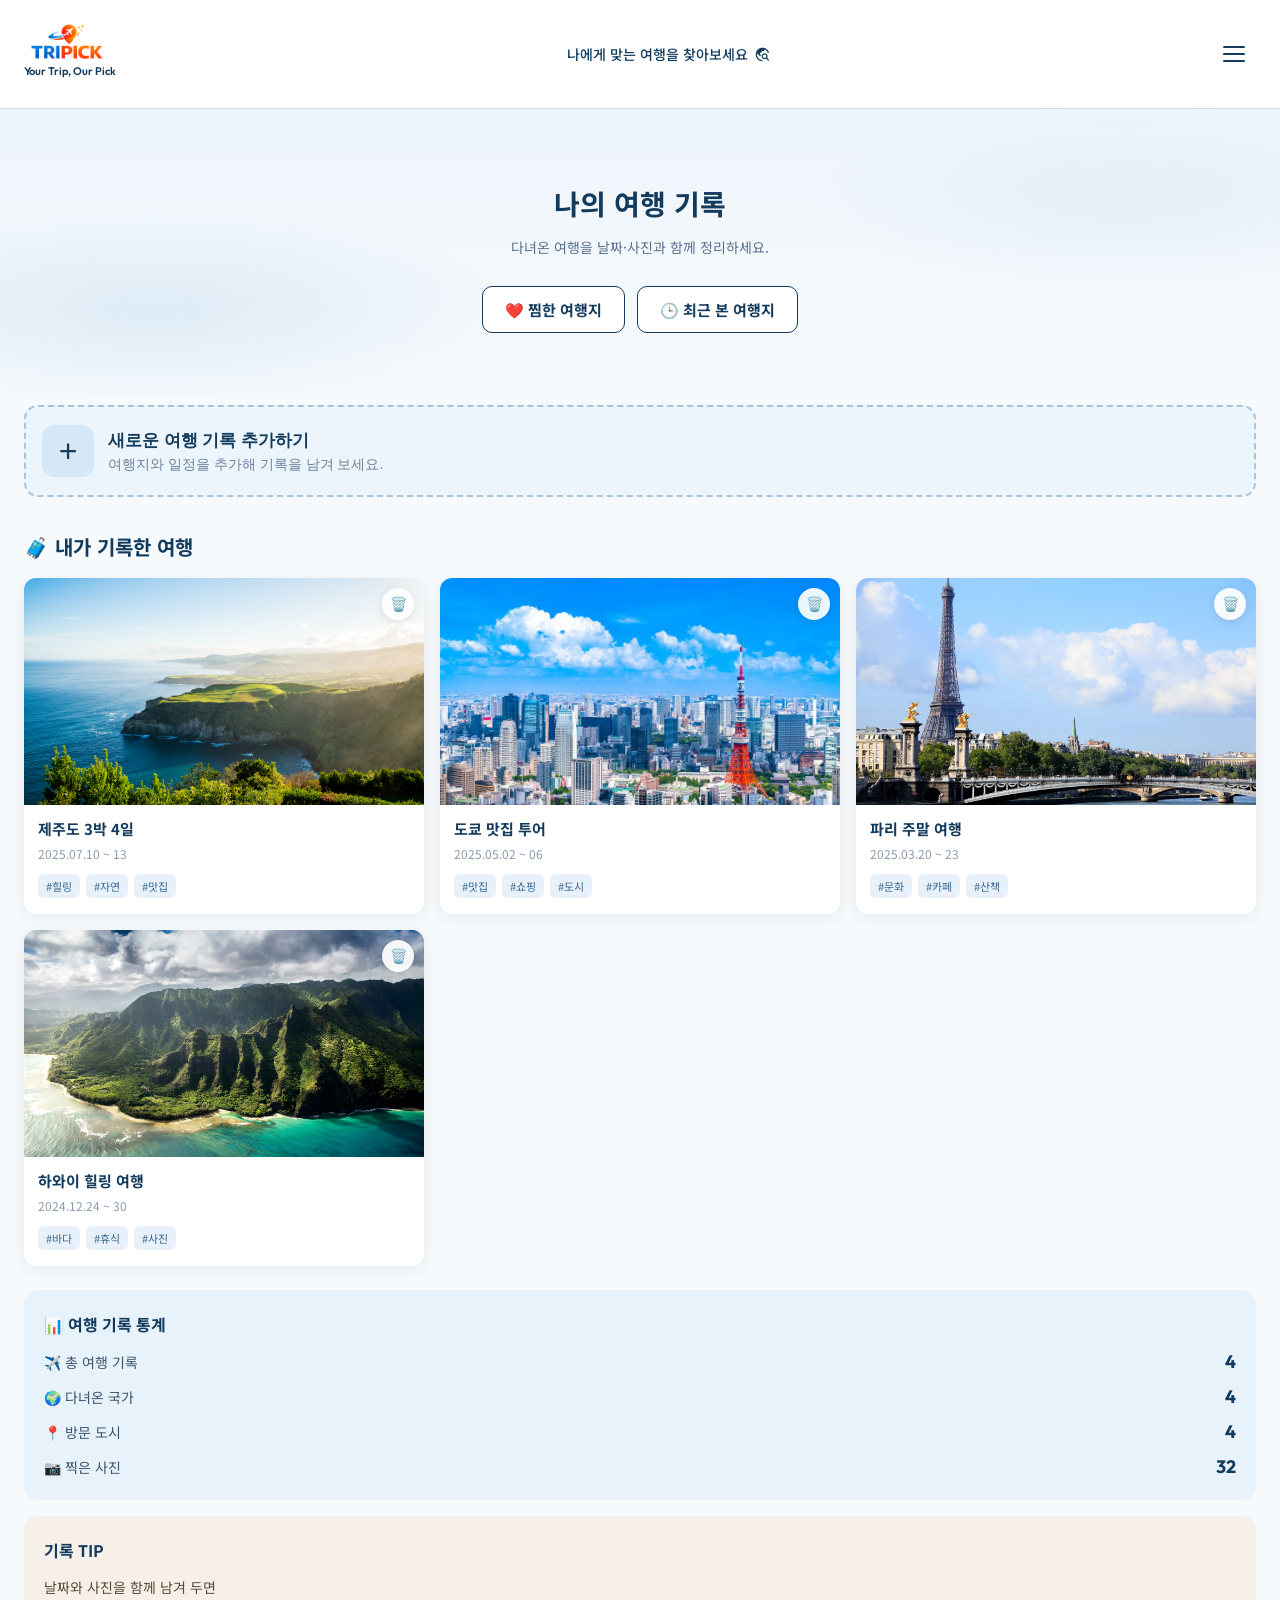
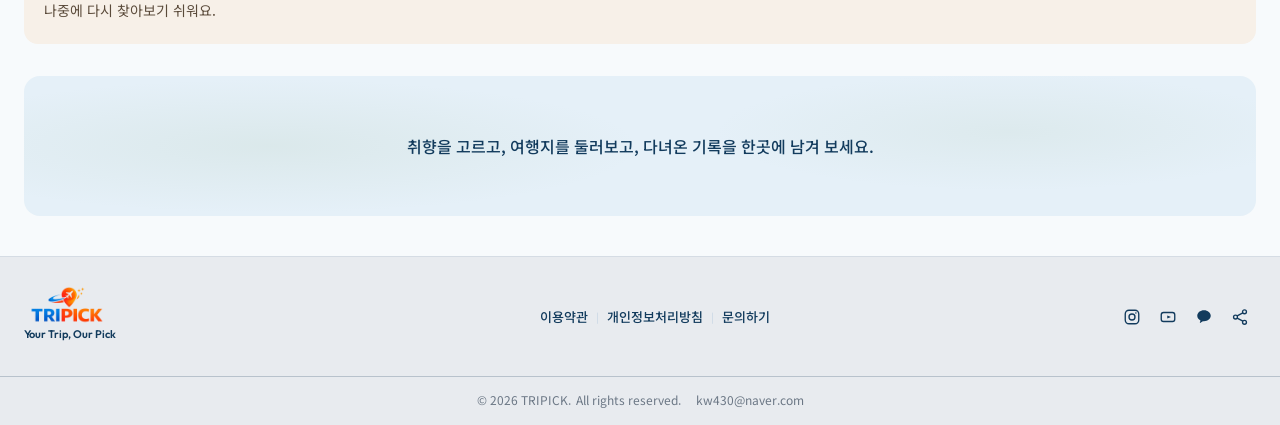
<file: record.html>
<!DOCTYPE html>
<html lang="ko">
<head>
  <meta charset="UTF-8">
  <meta name="viewport" content="width=device-width, initial-scale=1.0">
  <title>여행 기록 — TRIPICK</title>
  <meta name="description" content="다녀온 여행을 사진과 날짜, 태그로 기록하고 한곳에 모아 보세요. 찜한 여행지와 최근 본 여행지도 함께 관리할 수 있습니다.">
  <link rel="icon" href="images/logo.png">
  <link rel="preconnect" href="https://fonts.googleapis.com">
  <link rel="preconnect" href="https://fonts.gstatic.com" crossorigin>
  <link href="https://fonts.googleapis.com/css2?family=Outfit:wght@400;600;700&family=Noto+Sans+KR:wght@400;500;700&display=swap" rel="stylesheet">
  <link href="https://fonts.googleapis.com/css2?family=Material+Symbols+Rounded:opsz,wght,FILL,GRAD@20..48,100..700,0..1,-50..200" rel="stylesheet">
  <link rel="stylesheet" href="style.css">
</head>
<body class="page-main page-record">
  <a class="skip-link" href="#main-content">본문 바로가기</a>
  <header class="top">
    <div class="inner">
      <h1 class="title">
        <a href="home.html" class="logo-link">
          <img src="images/logo.png" alt="TRIPICK" class="logo">
        </a>
        <span class="txt">
          <span class="txt2">Your Trip, Our Pick</span>
        </span>
      </h1>
        <p class="header-tagline">나에게 맞는 여행을 찾아보세요 <span class="material-symbols-rounded header-tagline-icon" aria-hidden="true">travel_explore</span></p>
        <button type="button" class="nav-toggle" aria-label="메뉴 열기" aria-expanded="false" aria-controls="main-menu">
          <span class="nav-toggle-bar" aria-hidden="true"></span>
          <span class="nav-toggle-bar" aria-hidden="true"></span>
          <span class="nav-toggle-bar" aria-hidden="true"></span>
        </button>
      <nav class="menu" id="main-menu" aria-label="메인 메뉴">
        <div class="menu-hero">
          <svg class="menu-hero-plane" viewBox="0 0 100 60" fill="none" aria-hidden="true">
            <path d="M4 44C22 44 26 18 46 14C60 11 70 22 90 10" stroke="currentColor" stroke-width="1.6" stroke-dasharray="3 5" stroke-linecap="round"/>
            <path d="M86 6l10 4-9 7-1-5-6-2 6-4z" fill="currentColor"/>
          </svg>
          <p class="menu-hero-tit">여행은 경험이다,<br>tripick이 함께합니다</p>
        </div>
        <div class="menu-links">
          <a href="recommend.html" class="menu-link">
            <span class="menu-link-icon material-symbols-rounded" aria-hidden="true">explore</span>
            <span class="menu-link-label">여행지 추천</span>
          </a>
          <a href="browse.html" class="menu-link">
            <span class="menu-link-icon material-symbols-rounded" aria-hidden="true">map</span>
            <span class="menu-link-label">여행지 둘러보기</span>
          </a>
          <a href="record.html" class="menu-link is-active" aria-current="page">
            <span class="menu-link-icon material-symbols-rounded" aria-hidden="true">edit_note</span>
            <span class="menu-link-label">여행 기록</span>
          </a>
          <a href="about.html" class="menu-link">
            <span class="menu-link-icon material-symbols-rounded" aria-hidden="true">info</span>
            <span class="menu-link-label">About</span>
          </a>
          <a href="community.html" class="menu-link">
            <span class="menu-link-icon material-symbols-rounded" aria-hidden="true">forum</span>
            <span class="menu-link-label">커뮤니티</span>
          </a>
        </div>
        <div class="menu-social" role="group" aria-label="소셜 미디어 (데모, 장식)">
          <span class="menu-social-icon" aria-hidden="true">
            <svg viewBox="0 0 24 24" fill="none" xmlns="http://www.w3.org/2000/svg" aria-hidden="true">
              <rect x="3" y="3" width="18" height="18" rx="5" stroke="currentColor" stroke-width="1.8"/>
              <circle cx="12" cy="12" r="4" stroke="currentColor" stroke-width="1.8"/>
              <circle cx="17.2" cy="6.8" r="1" fill="currentColor"/>
            </svg>
          </span>
          <span class="menu-social-icon" aria-hidden="true">
            <svg viewBox="0 0 24 24" fill="none" xmlns="http://www.w3.org/2000/svg" aria-hidden="true">
              <rect x="3" y="6" width="18" height="12" rx="3" stroke="currentColor" stroke-width="1.8"/>
              <path d="M11 10l5 2-5 2v-4z" fill="currentColor"/>
            </svg>
          </span>
          <span class="menu-social-icon" aria-hidden="true">
            <svg viewBox="0 0 24 24" fill="none" xmlns="http://www.w3.org/2000/svg" aria-hidden="true">
              <path d="M12 3C6.9 3 3 6.3 3 10.4c0 2.6 1.7 4.9 4.3 6.2-.2.8-.7 2.5-.8 2.9-.1.5.2.5.4.4.2-.1 2.5-1.7 3.5-2.4.5.1 1.1.1 1.6.1 5.1 0 9-3.3 9-7.2S17.1 3 12 3z" fill="currentColor"/>
            </svg>
          </span>
          <button type="button" class="menu-social-icon menu-share" aria-label="이 페이지 링크 공유하기">
            <svg viewBox="0 0 24 24" fill="none" xmlns="http://www.w3.org/2000/svg" aria-hidden="true">
              <circle cx="18" cy="5" r="2.6" stroke="currentColor" stroke-width="1.8"/>
              <circle cx="6" cy="12" r="2.6" stroke="currentColor" stroke-width="1.8"/>
              <circle cx="18" cy="19" r="2.6" stroke="currentColor" stroke-width="1.8"/>
              <path d="M8.2 10.6l7.6-4.2M8.2 13.4l7.6 4.2" stroke="currentColor" stroke-width="1.8"/>
            </svg>
          </button>
        </div>
      </nav>
    </div>
  </header>

  <main class="record" id="main-content" tabindex="-1">
    <section class="record-hero">
      <div class="inner record-hero-inner">
        <div class="record-hero-deco record-hero-deco-left" aria-hidden="true">
          <div class="record-polaroid record-polaroid-1">
            <img src="images/jeju_polaroid.jpg" alt="" width="480" height="360" decoding="async">
            <span>My Trip</span>
          </div>
          <div class="record-polaroid record-polaroid-2">
            <img src="images/tokyo_polaroid.jpg" alt="" width="480" height="360" decoding="async">
          </div>
        </div>

        <div class="record-hero-text">
          <h2 class="record-tit">나의 여행 기록</h2>
          <p class="record-lead">다녀온 여행을 날짜·사진과 함께 정리하세요.</p>
          <div class="record-actions">
            <button type="button" class="record-btn record-btn-outline" data-view="favorites">❤️ 찜한 여행지</button>
            <button type="button" class="record-btn record-btn-outline" data-view="recent">🕒 최근 본 여행지</button>
          </div>
        </div>

        <div class="record-hero-deco record-hero-deco-right" aria-hidden="true">
          <svg class="record-deco-map" viewBox="0 0 160 120" fill="none" xmlns="http://www.w3.org/2000/svg">
            <path d="M20 30l40-12 40 12 40-10v70l-40 12-40-12-40 12V30z" fill="#E8F1FA" stroke="#7BA3C4" stroke-width="2"/>
            <path d="M60 18v70M100 30v70" stroke="#9BB8D1" stroke-width="1.5" stroke-dasharray="4 3"/>
            <circle cx="78" cy="55" r="5" fill="#E85D5D"/>
            <circle cx="78" cy="55" r="10" stroke="#E85D5D" stroke-width="1.5" opacity="0.4"/>
            <rect x="108" y="48" width="28" height="36" rx="3" fill="#5B8FB8"/>
            <rect x="118" y="42" width="28" height="36" rx="3" fill="#123B5D"/>
            <path d="M124 52h16M124 60h16M124 68h10" stroke="#fff" stroke-width="1.5" stroke-linecap="round"/>
          </svg>
          <span class="record-deco-balloon">🎈</span>
        </div>
      </div>
    </section>

    <section class="record-body">
      <div class="inner">
        <button type="button" class="record-add-box" id="open-add-trip">
          <span class="record-add-plus" aria-hidden="true">+</span>
          <span class="record-add-text">
            <strong>새로운 여행 기록 추가하기</strong>
            <span>여행지와 일정을 추가해 기록을 남겨 보세요.</span>
          </span>
          <span class="record-add-plane" aria-hidden="true">
            <svg viewBox="0 0 80 40" fill="none" xmlns="http://www.w3.org/2000/svg">
              <path d="M4 28c16-2 32-10 48-14" stroke="#7BA3C4" stroke-width="1.5" stroke-dasharray="3 3"/>
              <path d="M52 10l18 4-8 6-6-2-8 8-4-2 6-10-6-2 8-2z" fill="#123B5D"/>
            </svg>
          </span>
        </button>

        <div class="record-layout">
          <div class="record-main">
            <div class="record-view" id="view-trips">
              <h3 class="record-sec-heading">🧳 내가 기록한 여행</h3>
              <div class="record-trip-grid" id="trips-grid"></div>
              <div class="record-empty is-hidden" id="trips-empty">
                <p>아직 기록한 여행이 없어요.</p>
                <button type="button" class="btn" id="empty-add-trip">첫 여행 기록하기 <span class="arrow">→</span></button>
              </div>
            </div>

            <div class="record-view is-hidden" id="view-favorites">
              <h3 class="record-sec-heading">❤️ 찜한 여행지</h3>
              <div class="record-place-grid" id="favorites-grid"></div>
              <div class="record-empty is-hidden" id="favorites-empty">
                <p>아직 찜한 여행지가 없어요.</p>
                <a href="browse.html" class="btn">여행지 둘러보기 <span class="arrow">→</span></a>
              </div>
            </div>

            <div class="record-view is-hidden" id="view-recent">
              <h3 class="record-sec-heading">🕒 최근 본 여행지</h3>
              <div class="record-place-grid" id="recent-grid"></div>
              <div class="record-empty is-hidden" id="recent-empty">
                <p>아직 본 여행지가 없어요.</p>
                <a href="browse.html" class="btn">여행지 둘러보기 <span class="arrow">→</span></a>
              </div>
            </div>
          </div>

          <aside class="record-side">
            <div class="record-stats-box" id="stats">
              <h3 class="record-side-tit">📊 여행 기록 통계</h3>
              <ul class="record-stats-list">
                <li><span>✈️ 총 여행 기록</span><strong id="stat-trips">0</strong></li>
                <li><span>🌍 다녀온 국가</span><strong id="stat-countries">0</strong></li>
                <li><span>📍 방문 도시</span><strong id="stat-cities">0</strong></li>
                <li><span>📷 찍은 사진</span><strong id="stat-photos">0</strong></li>
              </ul>
            </div>

            <div class="record-tip-box">
              <h3 class="record-side-tit">기록 TIP</h3>
              <p>날짜와 사진을 함께 남겨 두면<br>나중에 다시 찾아보기 쉬워요.</p>
            </div>
          </aside>
        </div>

        <div class="record-trips-more-wrap is-hidden" id="trips-more-wrap">
          <button type="button" class="record-more-btn" id="trips-more">더 많은 여행 기록 보기 <span>→</span></button>
        </div>
      </div>
    </section>

    <div class="record-quote">
      <div class="inner">
        <div class="record-quote-inner">
          <blockquote class="record-quote-text">
            <p class="record-quote-body">
              취향을 고르고, 여행지를 둘러보고, 다녀온 기록을 한곳에 남겨 보세요.
            </p>
          </blockquote>
        </div>
      </div>
    </div>
  </main>

  <div class="record-modal is-hidden" id="trip-modal" role="dialog" aria-modal="true" aria-labelledby="trip-modal-tit">
    <div class="record-modal-backdrop" data-close-modal></div>
    <div class="record-modal-box">
      <h3 id="trip-modal-tit">여행 기록 추가</h3>
      <form id="trip-form">
        <label for="trip-title">
          여행 제목
          <input type="text" name="title" id="trip-title" placeholder="예: 제주도 3박 4일" required maxlength="40">
        </label>
        <label for="trip-place">
          여행지
          <select name="placeId" id="trip-place" required>
            <option value="">여행지를 선택하세요</option>
          </select>
        </label>
        <div class="record-modal-row">
          <label for="trip-start">
            시작일
            <input type="date" name="start" id="trip-start" required>
          </label>
          <label for="trip-end">
            종료일
            <input type="date" name="end" id="trip-end" required>
          </label>
        </div>
        <label for="trip-tags">
          태그 (쉼표로 구분)
          <input type="text" name="tags" id="trip-tags" placeholder="예: 힐링, 자연, 맛집" maxlength="40">
        </label>
        <div class="record-modal-actions">
          <button type="button" class="record-btn record-btn-outline" data-close-modal>취소</button>
          <button type="submit" class="record-btn">저장하기</button>
        </div>
      </form>
    </div>
  </div>

  <footer class="footer main-footer">
    <div class="top main-footer-bar">
      <div class="inner">
        <div class="title">
          <a href="home.html" class="logo-link">
            <img src="images/logo.png" alt="" class="logo">
          </a>
          <div class="txt">
            <span class="txt2">Your Trip, Our Pick</span>
          </div>
        </div>
        <nav class="menu main-footer-menu" aria-label="푸터 메뉴 (데모)">
          <span class="main-footer-label">이용약관</span>
          <span class="main-footer-sep" aria-hidden="true">|</span>
          <span class="main-footer-label">개인정보처리방침</span>
          <span class="main-footer-sep" aria-hidden="true">|</span>
          <span class="main-footer-label">문의하기</span>
        </nav>
        <div class="main-footer-social" role="group" aria-label="소셜 미디어 (데모, 장식)">
          <span class="main-footer-social-icon" aria-hidden="true">
            <svg viewBox="0 0 24 24" fill="none" xmlns="http://www.w3.org/2000/svg" aria-hidden="true">
              <rect x="3" y="3" width="18" height="18" rx="5" stroke="currentColor" stroke-width="1.8"/>
              <circle cx="12" cy="12" r="4" stroke="currentColor" stroke-width="1.8"/>
              <circle cx="17.2" cy="6.8" r="1" fill="currentColor"/>
            </svg>
          </span>
          <span class="main-footer-social-icon" aria-hidden="true">
            <svg viewBox="0 0 24 24" fill="none" xmlns="http://www.w3.org/2000/svg" aria-hidden="true">
              <rect x="3" y="6" width="18" height="12" rx="3" stroke="currentColor" stroke-width="1.8"/>
              <path d="M11 10l5 2-5 2v-4z" fill="currentColor"/>
            </svg>
          </span>
          <span class="main-footer-social-icon" aria-hidden="true">
            <svg viewBox="0 0 24 24" fill="none" xmlns="http://www.w3.org/2000/svg" aria-hidden="true">
              <path d="M12 3C6.9 3 3 6.3 3 10.4c0 2.6 1.7 4.9 4.3 6.2-.2.8-.7 2.5-.8 2.9-.1.5.2.5.4.4.2-.1 2.5-1.7 3.5-2.4.5.1 1.1.1 1.6.1 5.1 0 9-3.3 9-7.2S17.1 3 12 3z" fill="currentColor"/>
            </svg>
          </span>
          <button type="button" class="main-footer-social-icon main-footer-share" aria-label="이 페이지 링크 공유하기">
            <svg viewBox="0 0 24 24" fill="none" xmlns="http://www.w3.org/2000/svg" aria-hidden="true">
              <circle cx="18" cy="5" r="2.6" stroke="currentColor" stroke-width="1.8"/>
              <circle cx="6" cy="12" r="2.6" stroke="currentColor" stroke-width="1.8"/>
              <circle cx="18" cy="19" r="2.6" stroke="currentColor" stroke-width="1.8"/>
              <path d="M8.2 10.6l7.6-4.2M8.2 13.4l7.6 4.2" stroke="currentColor" stroke-width="1.8"/>
            </svg>
          </button>
        </div>
      </div>
    </div>
    <div class="main-footer-rule" aria-hidden="true"></div>
    <div class="inner main-footer-copy-wrap">
      <p class="main-footer-copy">
        <span class="main-footer-copy-line">© 2026 TRIPICK</span>
        <span class="main-footer-copy-line">All rights reserved.</span>
        <span class="main-footer-copy-email">kw430@naver.com</span>
      </p>
    </div>
  </footer>

  <script src="places.js"></script>
  <script src="record.js"></script>
  <script src="nav.js"></script>
  <script src="share.js?v=3"></script>
</body>
</html>
</file>
<file: style.css>
* {
  margin: 0;
  padding: 0;
  box-sizing: border-box;
}

html, body {
  height: 100%;
}

html {
  overflow-x: hidden;
  scroll-padding-top: 100px;
}

body {
  font-family: "Noto Sans KR", sans-serif;
}

/* ========== 공통 ========== */
.inner {
  width: min(1440px, 100%);
  margin: 0 auto;
  padding: 0 40px;
}

.skip-link {
  position: absolute;
  left: 8px;
  top: 8px;
  z-index: 9999;
  padding: 10px 16px;
  font-size: 14px;
  font-weight: 700;
  color: #fff;
  background: #123B5D;
  border-radius: 8px;
  text-decoration: none;
  transform: translateY(-150%);
  transition: transform 0.2s ease;
}

.skip-link:focus {
  transform: translateY(0);
  outline: 3px solid #7ab8e0;
  outline-offset: 2px;
}

.title {
  display: flex;
  align-items: center;
  gap: 0;
}

.logo-link {
  flex-shrink: 0;
  line-height: 0;
  text-decoration: none;
}

.logo {
  width: auto;
  display: block;
  flex-shrink: 0;
}

.txt {
  display: flex;
  flex-direction: column;
  justify-content: center;
}

.txt2 {
  font-family: Outfit, "Noto Sans KR", sans-serif;
  font-weight: 400;
  line-height: 1.2;
}

.top .inner {
  display: flex;
  align-items: center;
}

.menu {
  flex: 1;
}

/* ========== CTA 버튼 ========== */
.btn {
  display: inline-flex;
  align-items: center;
  justify-content: center;
  gap: 8px;
  padding: 16px 32px;
  font-family: "Noto Sans KR", sans-serif;
  font-size: 18px;
  font-weight: 700;
  color: #fff;
  background: #123B5D;
  text-decoration: none;
  border: none;
  border-radius: 8px;
  transition: background 0.25s ease, transform 0.25s ease, box-shadow 0.25s ease;
  box-shadow: 0 8px 24px rgba(18, 59, 93, 0.22);
}

.btn:hover {
  background: #2569A0;
  transform: translateY(-2px);
  box-shadow: 0 12px 28px rgba(18, 59, 93, 0.28);
}

.btn .arrow {
  color: #fff;
  font-weight: 700;
  transition: transform 0.25s ease;
}

.btn:hover .arrow {
  transform: translateX(3px);
}

.btn:focus-visible {
  outline: 2px solid #123B5D;
  outline-offset: 3px;
}

.page-intro .btn:focus-visible {
  outline-color: #fff;
}

/* ========== intro (index.html) ========== */
.page-intro {
  height: 100vh;
  overflow: hidden;
  color: #fff;
}

.page-intro .top {
  position: absolute;
  top: 0;
  left: 0;
  width: 100%;
  z-index: 2;
  background: transparent;
  border: none;
  animation: fade-down 0.8s ease-out both;
}

.page-intro .top .inner {
  height: 120px;
  padding: 0 40px 0 0;
}

.page-intro .top > .inner > .title {
  flex-direction: column;
  align-items: flex-start;
  justify-content: center;
  width: auto;
  height: 210px;
  box-sizing: border-box;
  flex-shrink: 0;
  overflow: visible;
  margin-left: 0;
  margin-top: 0;
  gap: 0;
  align-self: center;
  transform: translate(-38px, -8px);
  color: #fff;
}

.page-intro .logo {
  height: 210px;
  filter: drop-shadow(0 2px 8px rgba(0, 0, 0, 0.25));
}

.page-intro .logo-link {
  transform: translate(-74px, -40px);
}

.page-intro .txt {
  margin-left: 10px;
  margin-top: -102px;
  align-items: flex-start;
  text-align: left;
  position: relative;
  z-index: 2;
  text-shadow: 0 1px 8px rgba(0, 0, 0, 0.35);
}

.page-intro .txt2 {
  display: block;
  margin-top: 0;
  font-size: 16px;
  font-weight: 600;
  line-height: 1.2;
  color: #fff;
  white-space: nowrap;
}

.page-intro .menu {
  height: 120px;
}

.intro {
  position: relative;
  width: 100%;
  height: 100vh;
  overflow: hidden;
}

.intro-bg {
  position: absolute;
  top: 0;
  right: 0;
  bottom: 0;
  left: 0;
  width: 100%;
  height: 100%;
  object-fit: cover;
  object-position: center;
  display: block;
  animation: zoom 18s ease-out forwards;
}

.intro-dim {
  position: absolute;
  top: 0;
  right: 0;
  bottom: 0;
  left: 0;
  background: linear-gradient(
    180deg,
    rgba(12, 28, 36, 0.35) 0%,
    rgba(12, 28, 36, 0.15) 35%,
    rgba(12, 28, 36, 0.45) 100%
  );
  pointer-events: none;
}

.intro-map-deco {
  position: absolute;
  z-index: 2;
  top: clamp(44px, 7.5vh, 84px);
  left: 50%;
  width: clamp(620px, 88vw, 1240px);
  max-width: calc(100% - 8px);
  transform: translate(calc(-50% - 5.5vw), 0);
  pointer-events: none;
  animation: fade-map 1.1s ease-out 0.25s both;
}

.intro-map {
  display: block;
  width: 100%;
  height: auto;
  opacity: 0.58;
  filter:
    drop-shadow(0 0 0.5px rgba(255, 255, 255, 0.45))
    drop-shadow(0 1px 4px rgba(0, 0, 0, 0.12));
}

@keyframes fade-map {
  from {
    opacity: 0;
    transform: translate(calc(-50% - 5.5vw), 8px);
  }
  to {
    opacity: 1;
    transform: translate(calc(-50% - 5.5vw), 0);
  }
}

.intro-box {
  position: absolute;
  z-index: 3;
  left: 50%;
  top: 50%;
  transform: translate(-50%, -50%);
  width: min(780px, calc(100% - 48px));
  text-align: center;
  animation: fade-up 0.9s ease-out 0.15s both;
}

.intro-box::before {
  content: "";
  position: absolute;
  left: 50%;
  top: 45%;
  transform: translate(-50%, -50%);
  width: 130%;
  height: 160%;
  background: radial-gradient(
    ellipse at center,
    rgba(12, 28, 36, 0.32) 0%,
    rgba(12, 28, 36, 0.12) 45%,
    rgba(12, 28, 36, 0) 72%
  );
  z-index: -1;
  pointer-events: none;
}

.intro-badge {
  display: inline-flex;
  align-items: center;
  justify-content: center;
  gap: 8px;
  margin-bottom: clamp(20px, 3vh, 32px);
  padding: 10px 22px;
  border-radius: 999px;
  font-size: clamp(14px, 1.6vw, 16px);
  font-weight: 500;
  letter-spacing: -0.01em;
  color: #fff;
  background: rgba(255, 255, 255, 0.16);
  border: 1px solid rgba(255, 255, 255, 0.28);
  backdrop-filter: blur(10px);
  -webkit-backdrop-filter: blur(10px);
  text-shadow: 0 1px 4px rgba(0, 0, 0, 0.2);
  box-shadow: 0 4px 20px rgba(0, 0, 0, 0.08);
}

.intro-badge-spark {
  font-size: 0.95em;
  line-height: 1;
}

.intro-foot {
  margin-top: clamp(36px, 5vh, 52px);
  font-family: Outfit, "Noto Sans KR", sans-serif;
  font-size: clamp(15px, 1.75vw, 18px);
  font-weight: 500;
  letter-spacing: 0.04em;
  opacity: 1;
  color: rgba(255, 255, 255, 0.98);
  text-shadow:
    0 1px 2px rgba(0, 0, 0, 0.45),
    0 2px 12px rgba(0, 0, 0, 0.4);
}

.intro-foot::after {
  content: "";
  display: block;
  width: min(300px, 72%);
  height: 1px;
  margin: 14px auto 0;
  background: rgba(255, 255, 255, 0.55);
}

.intro-tit {
  font-family: "Noto Sans KR", sans-serif;
  font-size: clamp(32px, 4.6vw, 52px);
  font-weight: 700;
  line-height: 1.35;
  letter-spacing: -0.02em;
  text-align: center;
  text-shadow:
    0 1px 2px rgba(0, 0, 0, 0.35),
    0 2px 14px rgba(0, 0, 0, 0.4);
}

.intro-sub {
  margin-top: clamp(18px, 2.5vh, 28px);
  font-size: clamp(17px, 2vw, 21px);
  font-weight: 400;
  line-height: 1.5;
  text-align: center;
  opacity: 0.95;
  text-shadow:
    0 1px 2px rgba(0, 0, 0, 0.3),
    0 2px 12px rgba(0, 0, 0, 0.35);
}

.intro .btn {
  margin-top: clamp(32px, 4vh, 48px);
  animation: fade-btn 0.9s ease-out 0.35s both;
}

@keyframes zoom {
  from { transform: scale(1.06); }
  to { transform: scale(1); }
}

@keyframes fade-down {
  from {
    opacity: 0;
    transform: translateY(-12px);
  }
  to {
    opacity: 1;
    transform: translateY(0);
  }
}

@keyframes fade-up {
  from {
    opacity: 0;
    transform: translate(-50%, calc(-50% + 18px));
  }
  to {
    opacity: 1;
    transform: translate(-50%, -50%);
  }
}

@keyframes fade-btn {
  from {
    opacity: 0;
    transform: translateY(12px);
  }
  to {
    opacity: 1;
    transform: translateY(0);
  }
}

/* ========== home (home.html) ========== */
.page-main {
  height: auto;
  min-height: 100vh;
  overflow: visible;
  color: #123B5D;
  background: #fff;
}

.main-hero {
  position: relative;
  width: 100%;
  height: 582px;
  display: flex;
  align-items: center;
  justify-content: flex-start;
  padding: 0;
  text-align: left;
  overflow: hidden;
  background-color: #1a4a6e;
}

.main-hero::before {
  content: "";
  position: absolute;
  inset: 0;
  background: url("images/santorini_background.jpg") 85% top / cover no-repeat;
  z-index: 0;
}

.main-hero::after {
  content: "";
  position: absolute;
  inset: 0;
  background: linear-gradient(
    100deg,
    rgba(8, 32, 52, 0.55) 0%,
    rgba(8, 32, 52, 0.22) 36%,
    transparent 62%
  );
  z-index: 0;
}

.main-hero-inner {
  position: relative;
  z-index: 1;
  width: 100%;
  max-width: none;
  margin: 0;
  height: 100%;
  display: flex;
  align-items: center;
  justify-content: flex-start;
  padding: 28px 40px 28px 100px;
}

.main-hero-copy {
  max-width: 520px;
  margin-left: 0;
}

.main-hero-tit {
  margin: 0;
  font-size: clamp(28px, 3.2vw, 40px);
  font-weight: 700;
  color: #fff;
  line-height: 1.28;
  letter-spacing: -0.02em;
  text-shadow: 0 2px 16px rgba(0, 0, 0, 0.35);
}

.main-hero-lead {
  margin-top: 18px;
  font-size: clamp(15px, 1.7vw, 18px);
  font-weight: 500;
  color: #fff;
  line-height: 1.5;
  text-shadow: 0 1px 10px rgba(0, 0, 0, 0.3);
}

.main-hero-sub {
  margin-top: 8px;
  font-size: clamp(14px, 1.5vw, 16px);
  font-weight: 400;
  color: rgba(255, 255, 255, 0.92);
  line-height: 1.55;
  text-shadow: 0 1px 10px rgba(0, 0, 0, 0.28);
}

.main-hero-btn {
  margin-top: 22px;
  padding: 12px 24px;
  font-size: 15px;
  border-radius: 10px;
  color: #111;
  background: #fff;
  box-shadow: 0 10px 28px rgba(0, 0, 0, 0.25);
}

.btn.main-hero-btn:hover {
  color: #fff;
  background: #6e6e6e;
  transform: translateY(-2px);
  box-shadow: 0 12px 32px rgba(0, 0, 0, 0.3);
}

.btn.main-hero-btn:hover .arrow {
  color: #fff;
}

.main-hero-btn .arrow {
  color: #111;
}

.main-hero-btn:focus-visible {
  outline-color: #fff;
}

.page-main header.top {
  position: sticky;
  top: 0;
  z-index: 50;
  width: 100%;
  background: #fff;
  border-bottom: 1px solid #ddd;
}

.page-main .top .inner {
  height: 96px;
}

.page-main .title {
  margin-left: 0;
  color: #123B5D;
}

/* 데스크톱: 헤더 로고+슬로건(세로) */
.page-main .top > .inner > .title {
  flex-direction: column;
  align-items: flex-start;
  justify-content: center;
  width: auto;
  height: 148px;
  box-sizing: border-box;
  flex-shrink: 0;
  overflow: visible;
  margin-left: 0;
  margin-top: 0;
  gap: 0;
  align-self: center;
  transform: translateY(-8px);
}

.page-main .logo {
  height: 148px;
}

.page-main .logo-link {
  transform: translate(-52px, -28px);
}

.page-main .txt {
  margin-left: 0;
  margin-top: -72px;
  align-items: flex-start;
  text-align: left;
  position: relative;
  z-index: 2;
}

.page-main .txt2 {
  display: block;
  margin-top: 0;
  font-size: 13px;
  font-weight: 600;
  line-height: 1.2;
  color: #123B5D;
  white-space: nowrap;
}

.page-main .menu {
  display: flex;
  align-items: center;
  justify-content: space-between;
  gap: 36px;
  height: 96px;
  padding: 0 8px;
  margin-left: 30px;
}

.page-main .menu a {
  position: relative;
  color: #123B5D;
  text-decoration: none;
  font-size: 17px;
  font-weight: 500;
  white-space: nowrap;
  padding-bottom: 7px;
}

.page-main .menu a::after {
  content: "";
  position: absolute;
  left: 0;
  bottom: 0;
  width: 100%;
  height: 2px;
  background: #111;
  opacity: 0;
  transition: opacity 0.2s ease;
}

.page-main .menu a:hover::after {
  opacity: 1;
}

.page-main .menu a:hover {
  opacity: 1;
}

.page-main .menu a.is-active::after {
  opacity: 1;
}

.menu-links {
  display: contents;
}

.menu-hero,
.menu-cta,
.menu-inspire,
.menu-social {
  display: none;
}

span.menu-link-icon {
  display: none;
}

.header-tagline {
  display: none;
}

.material-symbols-rounded {
  font-family: 'Material Symbols Rounded';
  font-weight: normal;
  font-style: normal;
  line-height: 1;
  letter-spacing: normal;
  text-transform: none;
  display: inline-block;
  white-space: nowrap;
  word-wrap: normal;
  direction: ltr;
  font-variation-settings: 'FILL' 0, 'wght' 400, 'GRAD' 0, 'opsz' 20;
}

.header-tagline-icon {
  font-size: 17px;
  color: currentColor;
}

.nav-toggle {
  display: none;
  flex-direction: column;
  justify-content: center;
  align-items: center;
  gap: 5px;
  width: 44px;
  height: 44px;
  margin-left: auto;
  padding: 0;
  border: none;
  border-radius: 10px;
  background: transparent;
  color: #123B5D;
  cursor: pointer;
  position: relative;
  z-index: 50;
}

.nav-toggle-bar {
  display: block;
  width: 22px;
  height: 2px;
  border-radius: 2px;
  background: currentColor;
  transition: transform 0.25s ease, opacity 0.2s ease;
}

.nav-toggle.is-open {
  color: #fff;
}

.nav-toggle.is-open .nav-toggle-bar:nth-child(1) {
  transform: translateY(7px) rotate(45deg);
}

.nav-toggle.is-open .nav-toggle-bar:nth-child(2) {
  opacity: 0;
}

.nav-toggle.is-open .nav-toggle-bar:nth-child(3) {
  transform: translateY(-7px) rotate(-45deg);
}

.nav-backdrop {
  display: none;
}

.main-popular {
  width: 100%;
  padding: 48px 0 96px;
  background: #fff;
}

.main-section-tit {
  display: flex;
  align-items: center;
  justify-content: center;
  gap: 8px;
  font-size: 28px;
  font-weight: 700;
  color: #123B5D;
}

.main-section-icon {
  display: inline-flex;
  align-items: center;
  justify-content: center;
  flex-shrink: 0;
  width: 32px;
  height: 32px;
  color: #123B5D;
}

.main-section-icon svg {
  display: block;
  width: 100%;
  height: 100%;
}

.main-section-icon-travel {
  width: 36px;
  height: 36px;
  color: #2569A0;
}

.main-section-icon-travel .material-symbols-rounded {
  font-size: 36px;
  line-height: 1;
  font-variation-settings: "FILL" 1, "wght" 500, "GRAD" 0, "opsz" 48;
}

.main-popular-grid {
  display: grid;
  grid-template-columns: repeat(6, 1fr);
  gap: 20px;
  margin-top: 40px;
}

.main-popular-card {
  display: flex;
  flex-direction: column;
  align-items: center;
  padding: 0 0 20px;
  border-radius: 12px;
  text-decoration: none;
  color: #123B5D;
  background: #fff;
  box-shadow: 0 4px 20px rgba(18, 59, 93, 0.08);
  transition: transform 0.2s ease, box-shadow 0.2s ease;
  overflow: hidden;
}

.main-popular-card:hover {
  transform: translateY(-4px);
  box-shadow: 0 12px 28px rgba(18, 59, 93, 0.14);
}

.main-popular-card img {
  width: 100%;
  height: 180px;
  object-fit: cover;
  display: block;
}

.main-popular-card .place-name {
  padding: 14px 12px 4px;
  font-family: Outfit, "Noto Sans KR", sans-serif;
  font-size: 15px;
  font-weight: 700;
  letter-spacing: 0.04em;
}

.main-popular-card .place-sub {
  padding: 0 12px 10px;
  font-size: 12px;
  opacity: 0.75;
}

.place-tag {
  display: inline-block;
  padding: 4px 12px;
  font-size: 12px;
  font-weight: 500;
  color: #123B5D;
  background: #e8f2fa;
  border-radius: 999px;
}

.main-popular .btn-outline {
  display: flex;
  margin: 48px auto 0;
}

.btn-outline {
  padding: 14px 32px;
  font-size: 16px;
  font-weight: 700;
  color: #123B5D;
  background: #fff;
  border: 2px solid #123B5D;
  border-radius: 8px;
  box-shadow: none;
}

.btn-outline:hover {
  background: #f0f6fb;
  transform: translateY(-2px);
  box-shadow: 0 8px 20px rgba(18, 59, 93, 0.1);
}

.main-features {
  width: 100%;
  padding: 0 0 80px;
  background: #fff;
}

.main-features-box {
  display: grid;
  grid-template-columns: repeat(4, 1fr);
  gap: 0;
  padding: 48px 24px;
  background: #f7f9fc;
  border-radius: 16px;
}

.main-feature-item {
  position: relative;
  display: flex;
  flex-direction: column;
  align-items: center;
  text-align: center;
  padding: 0 20px;
  text-decoration: none;
  color: inherit;
  border-radius: 12px;
  transition: background 0.2s ease, transform 0.2s ease;
}

.main-feature-item:hover {
  background: rgba(18, 59, 93, 0.05);
  transform: translateY(-2px);
}

.main-feature-item:not(:last-child)::after {
  content: "";
  position: absolute;
  top: 10%;
  right: 0;
  width: 1px;
  height: 80%;
  background: #d5dee8;
}

.main-feature-icon {
  display: flex;
  align-items: center;
  justify-content: center;
  width: 78px;
  height: 78px;
  border-radius: 50%;
  background: #eef2f7;
}

.main-feature-icon svg {
  width: 46px;
  height: 46px;
}

.main-feature-icon--rec { background: #e3edfc; }
.main-feature-icon--browse { background: #d6f2e8; }
.main-feature-icon--record { background: #fdeede; }
.main-feature-icon--community { background: #ece1fb; }

.main-feature-tit {
  margin-top: 16px;
  font-size: 17px;
  font-weight: 700;
  color: #123B5D;
}

.main-feature-desc {
  margin-top: 10px;
  font-size: 14px;
  line-height: 1.6;
  color: #123B5D;
  opacity: 0.75;
}

.main-closing {
  position: relative;
  width: 100%;
  min-height: 380px;
  display: flex;
  align-items: center;
  justify-content: center;
  padding: 72px 0;
  overflow: hidden;
}

.main-closing-bg {
  position: absolute;
  inset: 0;
  background: url("images/background_02.jpg") center / cover no-repeat;
}

.main-closing-overlay {
  position: absolute;
  inset: 0;
  background: rgba(12, 42, 68, 0.58);
}

.main-closing-inner {
  position: relative;
  z-index: 1;
  display: flex;
  flex-direction: column;
  align-items: center;
  text-align: center;
}

.main-closing-icon {
  color: #fff;
  line-height: 0;
}

.main-closing-icon svg {
  width: 88px;
  height: auto;
  display: block;
}

.main-closing-brand {
  margin-top: 20px;
  font-family: Outfit, "Noto Sans KR", sans-serif;
  font-size: clamp(28px, 4vw, 36px);
  font-weight: 700;
  letter-spacing: 0.12em;
  color: #123B5D;
  text-shadow:
    0 0 24px rgba(255, 255, 255, 0.95),
    0 0 8px rgba(255, 255, 255, 0.85);
}

.main-closing-quote {
  margin-top: 20px;
  font-size: clamp(16px, 2.2vw, 20px);
  font-weight: 500;
  line-height: 1.75;
  color: #fff;
}

.main-closing-rule {
  display: block;
  width: 48px;
  height: 2px;
  margin-top: 22px;
  background: rgba(255, 255, 255, 0.85);
  border-radius: 1px;
}

.main-closing-sub {
  margin-top: 18px;
  font-family: Outfit, "Noto Sans KR", sans-serif;
  font-size: 15px;
  font-style: italic;
  letter-spacing: 0.04em;
  color: #8ecae6;
}

.page-main .footer.main-footer {
  width: 100%;
  padding: 0;
  background: #e8ebef;
  display: flex;
  flex-direction: column;
  height: auto;
  min-height: 148px;
  overflow: visible;
}

.page-main .main-footer-bar {
  position: relative;
  width: 100%;
  background: #e8ebef;
  border-top: 1px solid #d5dce4;
  border-bottom: none;
  flex: 0 0 auto;
  min-height: 120px;
  display: flex;
  flex-direction: column;
  justify-content: center;
  overflow: visible;
}

.page-main .main-footer-bar .inner {
  display: grid;
  grid-template-columns: 1fr auto 1fr;
  align-items: center;
  column-gap: 16px;
  height: auto;
  min-height: 120px;
  padding-top: 0;
  padding-bottom: 0;
}

.page-main .main-footer-bar > .inner > .title {
  flex-direction: column;
  align-items: flex-start;
  justify-content: center;
  width: auto;
  height: 148px;
  max-width: none;
  flex-shrink: 0;
  overflow: visible;
  margin: 0;
  gap: 0;
  align-self: center;
  justify-self: start;
  transform: translateY(-8px);
}

.page-main .main-footer-bar .logo-link {
  transform: translate(-52px, -28px);
}

.page-main .main-footer-bar .logo {
  height: 148px;
  width: auto;
}

.page-main .main-footer-bar .txt {
  margin-left: 0;
  margin-top: -72px;
  align-items: flex-start;
  text-align: left;
  position: relative;
  z-index: 2;
}

.page-main .main-footer-bar .txt2 {
  font-size: 13px;
  font-weight: 600;
  white-space: nowrap;
}

.page-main .main-footer-bar .menu {
  flex: 0 1 auto;
  display: flex;
  align-items: center;
  justify-content: center;
  align-self: center;
  justify-self: center;
  flex-wrap: wrap;
  gap: 6px 12px;
  min-width: 0;
  height: auto;
  padding: 0 8px;
  overflow: visible;
  text-align: center;
  transform: none;
}

.page-main .main-footer-bar .main-footer-sep {
  color: #c5d4e3;
  font-size: 12px;
  user-select: none;
}

.page-main .main-footer-bar .main-footer-label {
  font-size: 14px;
  font-weight: 500;
  color: #123B5D;
  cursor: default;
  user-select: none;
  white-space: nowrap;
}

.page-main .main-footer-bar .main-footer-social-icon {
  display: flex;
  align-items: center;
  justify-content: center;
  width: 36px;
  height: 36px;
  color: #123B5D;
  cursor: default;
  user-select: none;
}

.page-main .main-footer-bar .main-footer-social-icon svg {
  width: 22px;
  height: 22px;
}

/* 실제 동작하는 공유 버튼 */
button.main-footer-social-icon {
  border: 0;
  background: none;
  padding: 0;
  font: inherit;
}

.page-main .main-footer-bar .main-footer-share {
  cursor: pointer;
  border-radius: 10px;
  transition: opacity 0.15s ease;
}

.page-main .main-footer-bar .main-footer-share:hover {
  opacity: 0.6;
}

.main-footer-share:focus-visible {
  outline: 2px solid #2569A0;
  outline-offset: 2px;
}

/* 링크 복사 알림 토스트 */
.share-toast {
  position: fixed;
  left: 50%;
  bottom: 32px;
  z-index: 2000;
  padding: 12px 22px;
  border-radius: 999px;
  background: #123B5D;
  color: #fff;
  font-size: 14px;
  font-weight: 600;
  box-shadow: 0 14px 34px rgba(18, 59, 93, 0.32);
  opacity: 0;
  pointer-events: none;
  transform: translate(-50%, 12px);
  transition: opacity 0.25s ease, transform 0.25s ease;
}

.share-toast.is-visible {
  opacity: 1;
  transform: translate(-50%, 0);
}

.page-main .main-footer-bar .main-footer-social {
  flex-shrink: 0;
  display: flex;
  align-items: center;
  justify-content: flex-end;
  align-self: center;
  justify-self: end;
  gap: 8px;
  width: auto;
  margin-left: 0;
  z-index: 1;
  transform: none;
}

.main-footer-copy-wrap.main-footer-inner,
.page-main .footer.main-footer .main-footer-copy-wrap {
  min-height: 48px;
  flex: 0 0 auto;
  display: flex;
  align-items: center;
  justify-content: center;
  padding-left: 40px;
  padding-right: 40px;
  padding-top: 10px;
  padding-bottom: 12px;
  background: #e8ebef;
}

.main-footer-social a {
  display: flex;
  align-items: center;
  justify-content: center;
  width: 40px;
  height: 40px;
  color: #123B5D;
  text-decoration: none;
  transition: opacity 0.2s ease;
}

.main-footer-social a:hover {
  opacity: 0.65;
}

.main-footer-social svg {
  width: 24px;
  height: 24px;
}

.main-footer-rule {
  width: 100%;
  height: 1px;
  background: #b8c2cc;
  border: none;
  margin: 0;
  flex: 0 0 1px;
}

.main-footer-copy {
  margin: 0;
  padding: 0;
  display: flex;
  flex-direction: row;
  flex-wrap: wrap;
  align-items: center;
  justify-content: center;
  gap: 2px 5px;
  font-size: 12px;
  line-height: 1.5;
  color: #6b7785;
  text-align: center;
}

.main-footer-copy-line {
  display: inline;
}

.main-footer-copy-line:first-child::after {
  content: ".";
}

.main-footer-copy-email {
  margin-left: 10px;
}

/* 예전 푸터 (about 등 다른 페이지) */
.main-footer-top {
  display: grid;
  grid-template-columns: auto 1fr auto auto;
  align-items: center;
  gap: 24px 32px;
}

.main-footer-logo img {
  height: 72px;
  width: auto;
  display: block;
}

/* ========== place name labels ========== */
.place-name {
  display: block;
  padding: 12px 0 4px;
  font-family: Outfit, "Noto Sans KR", sans-serif;
  font-size: 16px;
  font-weight: 700;
  letter-spacing: 0.04em;
}

.place-sub {
  display: block;
  padding: 0 0 12px;
  font-size: 13px;
  font-weight: 400;
  opacity: 0.75;
}

/* ========== browse (browse.html) ========== */
.page-browse {
  background: #f7fafc;
}

.browse-hero {
  position: relative;
  min-height: 560px;
  padding: 72px 0 120px;
  display: flex;
  align-items: center;
  justify-content: center;
  text-align: center;
  overflow: hidden;
  background-color: #eef5fb;
  background-image: url("images/background_01.png");
  background-position: center top;
  background-size: 100% auto;
  background-repeat: no-repeat;
}

.browse-hero::after {
  content: "";
  position: absolute;
  left: 0;
  right: 0;
  bottom: 0;
  height: 32%;
  background: linear-gradient(
    to bottom,
    rgba(247, 250, 252, 0) 0%,
    rgba(247, 250, 252, 0.35) 55%,
    #f7fafc 100%
  );
  pointer-events: none;
}

.browse-hero-inner {
  position: relative;
  z-index: 1;
  width: 100%;
}

.browse-tit {
  font-size: 34px;
  font-weight: 700;
  color: #123B5D;
  line-height: 1.3;
}

.browse-lead {
  margin-top: 12px;
  font-size: 16px;
  color: #5a7290;
  line-height: 1.6;
}

.browse-search {
  display: flex;
  align-items: center;
  max-width: 520px;
  margin: 28px auto 0;
  padding: 0 18px;
  border: none;
  border-radius: 12px;
  background: #fff;
  box-shadow: 0 4px 16px rgba(18, 59, 93, 0.08);
}

.browse-search-label {
  font-size: 16px;
  line-height: 1;
  flex-shrink: 0;
  opacity: 0.7;
  padding: 0;
  border: none;
  background: none;
  cursor: pointer;
}

.browse-search-input {
  flex: 1;
  padding: 16px 12px;
  font-family: "Noto Sans KR", sans-serif;
  font-size: 15px;
  color: #123B5D;
  border: none;
  outline: none;
  background: transparent;
}

.browse-search-input::placeholder {
  color: #8a9bb0;
}

.browse-filter {
  display: flex;
  justify-content: center;
  gap: 10px;
  margin-top: 22px;
}

.browse-filter-btn {
  padding: 8px 22px;
  font-family: "Noto Sans KR", sans-serif;
  font-size: 14px;
  font-weight: 500;
  color: #5a7290;
  background: #fff;
  border: 1.5px solid #d0dde9;
  border-radius: 20px;
  cursor: pointer;
  transition: background 0.2s ease, border-color 0.2s ease, color 0.2s ease;
}

.browse-filter-btn.is-active {
  color: #fff;
  background: #123B5D;
  border-color: transparent;
}

.browse-body {
  padding: 28px 0 48px;
  text-align: center;
}

.browse-grid {
  display: grid;
  grid-template-columns: repeat(5, 1fr);
  gap: 20px;
  text-align: left;
}

.browse-card-wrap {
  position: relative;
}

.browse-like {
  position: absolute;
  top: 10px;
  right: 10px;
  z-index: 2;
  width: 30px;
  height: 30px;
  display: flex;
  align-items: center;
  justify-content: center;
  font-size: 14px;
  color: #123B5D;
  background: rgba(255, 255, 255, 0.92);
  border: none;
  border-radius: 50%;
  cursor: pointer;
  box-shadow: 0 2px 8px rgba(0, 0, 0, 0.1);
  transition: transform 0.2s ease;
}

.browse-like:hover {
  transform: scale(1.08);
}

.browse-like.is-active {
  color: #e04545;
}

.browse-card {
  display: block;
  overflow: hidden;
  border-radius: 12px;
  text-decoration: none;
  color: #123B5D;
  background: #fff;
  box-shadow: 0 4px 14px rgba(18, 59, 93, 0.08);
  transition: transform 0.2s ease, box-shadow 0.2s ease;
}

.browse-card:hover {
  transform: translateY(-3px);
  box-shadow: 0 8px 18px rgba(18, 59, 93, 0.12);
}

.browse-card-img img {
  width: 100%;
  height: 150px;
  object-fit: cover;
  display: block;
}

.browse-card-body {
  padding: 12px 12px 14px;
}

.browse-card .place-name {
  display: block;
  padding: 0;
  font-family: Outfit, "Noto Sans KR", sans-serif;
  font-size: 15px;
  font-weight: 700;
  letter-spacing: 0.02em;
}

.browse-card .place-sub {
  display: block;
  margin-top: 4px;
  padding: 0;
  font-size: 12px;
  color: #7a93ad;
}

.browse-card-tag {
  display: inline-block;
  margin-top: 10px;
  padding: 3px 8px;
  font-size: 11px;
  color: #3d6a8f;
  background: #e8f1fa;
  border-radius: 6px;
}

.browse-empty {
  margin-top: 32px;
  font-size: 16px;
  color: #123B5D;
  opacity: 0.6;
}

.browse-cta {
  padding: 0 0 56px;
}

.browse-cta-inner {
  position: relative;
  display: flex;
  align-items: center;
  justify-content: center;
  width: 100%;
  padding: 36px 48px;
  background: #e5f0f8;
  border-radius: 16px;
  text-align: center;
}

.browse-cta-text {
  position: relative;
  z-index: 1;
  max-width: 520px;
}

.browse-cta-text p {
  font-size: 17px;
  font-weight: 500;
  color: #123B5D;
  line-height: 1.6;
}

.browse-cta-text .btn {
  margin-top: 18px;
}

/* ========== about (about.html) ========== */
.page-about {
  background: #f7fafc;
}

.about-hero {
  padding: 56px 0 48px;
  background:
    radial-gradient(ellipse 35% 50% at 85% 40%, rgba(180, 210, 235, 0.4), transparent 70%),
    linear-gradient(180deg, #eef5fb 0%, #f7fafc 100%);
}

.about-hero-inner {
  display: grid;
  grid-template-columns: 1.05fr 1fr;
  gap: 40px;
  align-items: center;
}

.about-hero-tit {
  font-size: 40px;
  font-weight: 700;
  color: #123B5D;
  line-height: 1.25;
}

.about-hero-tit span {
  color: #2569A0;
}

.about-hero-sub {
  margin-top: 10px;
  font-family: Outfit, "Noto Sans KR", sans-serif;
  font-size: 18px;
  font-weight: 600;
  color: #5a7290;
}

.about-hero-desc {
  margin-top: 20px;
  font-size: 16px;
  line-height: 1.7;
  color: #3d5570;
}

.about-hero-note {
  margin-top: 14px;
  font-size: 13px;
  line-height: 1.65;
  color: #6a829c;
}

.about-hero-text .btn {
  margin-top: 28px;
}

.about-hero-visual {
  position: relative;
  height: 300px;
  min-height: 300px;
  margin-left: auto;
  margin-right: 0;
  justify-self: end;
  width: 100%;
  max-width: 580px;
  transform: translateX(4px);
}

.about-polaroid {
  position: absolute;
  background: #fff;
  padding: 12px 12px 26px;
  box-shadow: 0 10px 28px rgba(18, 59, 93, 0.16);
}

.about-polaroid img {
  display: block;
  width: 218px;
  height: 164px;
  object-fit: cover;
}

/* 왼쪽 */
.about-polaroid-1 {
  left: -18px;
  right: auto;
  top: 44px;
  transform: rotate(-7deg);
  z-index: 1;
}

/* 가운데 · 살짝 위 */
.about-polaroid-2 {
  left: 50%;
  right: auto;
  top: 0;
  transform: translateX(-50%) rotate(4deg);
  z-index: 3;
}

.about-polaroid-2 img {
  width: 236px;
  height: 177px;
}

/* 오른쪽 */
.about-polaroid-3 {
  right: -16px;
  left: auto;
  top: 82px;
  transform: rotate(9deg);
  z-index: 2;
}

.about-polaroid-3 img {
  width: 208px;
  height: 156px;
}

.about-hero-bag {
  position: absolute;
  right: 40px;
  top: 90px;
  font-size: 64px;
}

.about-why {
  padding: 0 0 24px;
}

.about-why > .inner {
  border-top: 1px solid #e0e0e0;
  padding-top: 48px;
}

.about-sec-tit {
  text-align: center;
  font-size: 26px;
  font-weight: 700;
  color: #123B5D;
  margin-bottom: 32px;
}

.about-sec-tit-left {
  text-align: left;
  margin-bottom: 18px;
}

.about-why-grid {
  display: grid;
  grid-template-columns: repeat(4, 1fr);
  gap: 16px;
}

.about-why-card {
  padding: 28px 20px;
  text-align: center;
  background: #fff;
  border-radius: 14px;
  box-shadow: 0 4px 14px rgba(18, 59, 93, 0.07);
}

.about-why-icon {
  font-size: 32px;
  margin-bottom: 14px;
}

.about-why-card h4 {
  font-size: 16px;
  font-weight: 700;
  color: #123B5D;
}

.about-why-card p {
  margin-top: 10px;
  font-size: 13px;
  line-height: 1.6;
  color: #6a829c;
}

.about-steps {
  padding: 40px 0;
}

.about-steps-box {
  padding: 40px 32px;
  background: #e8f2fb;
  border-radius: 16px;
}

.about-steps-list {
  list-style: none;
  margin: 0;
  padding: 0;
  display: grid;
  grid-template-columns: repeat(5, 1fr);
  gap: 12px;
}

.about-step {
  position: relative;
  text-align: center;
  padding: 0 8px;
}

.about-step:not(:last-child)::after {
  content: "›";
  position: absolute;
  right: -8px;
  top: 48px;
  font-size: 22px;
  color: #7ba3c4;
}

.about-step-num {
  display: block;
  font-size: 12px;
  font-weight: 700;
  color: #5a829c;
  letter-spacing: 0.04em;
}

.about-step-icon {
  display: flex;
  align-items: center;
  justify-content: center;
  margin: 12px 0 10px;
  font-size: 28px;
  color: #123B5D;
}

.about-step strong {
  display: block;
  font-size: 15px;
  color: #123B5D;
}

.about-step p {
  margin-top: 8px;
  font-size: 13px;
  line-height: 1.55;
  color: #5a7290;
}

.about-mission {
  padding: 48px 0;
}

.about-mission-inner {
  position: relative;
  min-height: 260px;
  padding: 48px 32px;
  border-radius: 16px;
  background:
    linear-gradient(90deg, rgba(247, 250, 252, 0.92) 0%, rgba(247, 250, 252, 0.55) 55%, rgba(232, 242, 251, 0.35) 100%),
    linear-gradient(180deg, #d8eaf6 0%, #c5dfc8 55%, #b7d4a8 100%);
}

.about-mission-text {
  position: absolute;
  left: 50%;
  top: 50%;
  transform: translate(-50%, -50%);
  z-index: 1;
  width: min(560px, calc(100% - 80px));
  display: flex;
  flex-direction: column;
  align-items: center;
  text-align: center;
}

.about-mission-text .about-sec-tit {
  margin-bottom: 18px;
}

.about-mission-text .about-sec-tit-left {
  text-align: center;
}

.about-mission-lead {
  font-size: 24px;
  font-weight: 700;
  color: #123B5D;
  line-height: 1.45;
}

.about-mission-desc {
  margin-top: 16px;
  font-size: 15px;
  line-height: 1.7;
  color: #3d5570;
}

.about-mission-deco {
  position: absolute;
  left: 82px;
  top: 50%;
  transform: translateY(-50%);
  width: 230px;
  height: 200px;
  pointer-events: none;
  z-index: 0;
}

.about-stamp {
  position: absolute;
  display: flex;
  align-items: center;
  justify-content: center;
  border-radius: 50%;
  border: 2.5px dashed currentColor;
  box-shadow: inset 0 0 0 1px currentColor;
  opacity: 0.82;
  color: #c44e4e;
}

.about-stamp-inner {
  display: flex;
  flex-direction: column;
  align-items: center;
  justify-content: center;
  gap: 2px;
  padding: 6px;
  text-align: center;
  transform: rotate(8deg);
}

.about-stamp-line {
  font-family: Outfit, "Noto Sans KR", sans-serif;
  font-size: 8px;
  font-weight: 800;
  letter-spacing: 0.14em;
  line-height: 1.2;
}

.about-stamp-line-sm {
  font-size: 7px;
  font-weight: 700;
  letter-spacing: 0.1em;
  opacity: 0.9;
}

.about-stamp-1 {
  left: 4px;
  top: 28px;
  width: 72px;
  height: 72px;
  z-index: 1;
  transform: rotate(-14deg);
}

.about-stamp-1 .about-stamp-inner {
  transform: rotate(6deg);
}

.about-stamp-mission {
  left: 62px;
  top: 48px;
  width: 98px;
  height: 98px;
  z-index: 3;
  color: #123B5D;
  border-width: 3px;
  opacity: 0.88;
  transform: rotate(6deg);
}

.about-stamp-mission .about-stamp-inner {
  transform: none;
}

.about-stamp-mission-text {
  font-family: Outfit, "Noto Sans KR", sans-serif;
  font-size: 13px;
  font-weight: 800;
  letter-spacing: 0.22em;
  line-height: 1;
  padding-left: 0.22em;
}

.about-stamp-3 {
  left: 128px;
  top: 22px;
  width: 76px;
  height: 76px;
  z-index: 2;
  transform: rotate(11deg);
  color: #b85c5c;
}

.about-stamp-3 .about-stamp-inner {
  transform: rotate(-4deg);
}

.about-mission-signs {
  position: absolute;
  right: 40px;
  top: 50%;
  transform: translateY(-50%);
  width: 280px;
  height: 200px;
  pointer-events: none;
  z-index: 0;
}

.about-sign-pole {
  position: absolute;
  left: 50%;
  top: 10px;
  bottom: 10px;
  width: 8px;
  margin-left: -4px;
  background: #8b6b45;
  border-radius: 4px;
}

.about-sign {
  position: absolute;
  left: 50%;
  padding: 8px 14px;
  font-family: Outfit, "Noto Sans KR", sans-serif;
  font-size: 12px;
  font-weight: 700;
  color: #fff;
  border-radius: 4px;
  white-space: nowrap;
}

.about-sign-1 {
  top: 16px;
  margin-left: 8px;
  background: #3d8f6e;
}

.about-sign-2 {
  top: 58px;
  margin-left: -88px;
  background: #c47a3a;
}

.about-sign-3 {
  top: 100px;
  margin-left: 8px;
  background: #4a7db8;
}

.about-sign-4 {
  top: 142px;
  margin-left: -100px;
  background: #b85c5c;
}

.about-reviews {
  padding: 24px 0 48px;
}

.about-review-wrap {
  display: flex;
  align-items: center;
  gap: 12px;
}

.about-review-btn {
  flex-shrink: 0;
  width: 40px;
  height: 40px;
  font-size: 28px;
  line-height: 1;
  color: #123B5D;
  background: #fff;
  border: 1px solid #d0dde9;
  border-radius: 50%;
  cursor: pointer;
}

.about-review-btn:disabled {
  opacity: 0.35;
  cursor: default;
}

.about-review-viewport {
  overflow: hidden;
  flex: 1;
  min-width: 0;
}

.about-review-track {
  display: flex;
  gap: 16px;
  transition: transform 0.25s ease;
}

.about-review-card {
  flex: 0 0 calc((100% - 32px) / 3);
  padding: 22px 20px;
  background: #fff;
  border-radius: 14px;
  box-shadow: 0 4px 14px rgba(18, 59, 93, 0.07);
}

.about-review-top {
  display: flex;
  align-items: center;
  gap: 12px;
}

.about-avatar {
  width: 44px;
  height: 44px;
  display: flex;
  align-items: center;
  justify-content: center;
  font-size: 15px;
  font-weight: 700;
  color: #fff;
  background: #5b8fb8;
  border-radius: 50%;
}

.about-avatar-2 { background: #6a9e7a; }
.about-avatar-3 { background: #c48a5a; }
.about-avatar-4 { background: #8a7bb8; }

.about-review-name {
  font-size: 15px;
  font-weight: 700;
  color: #123B5D;
}

.about-review-stars {
  margin-top: 2px;
  font-size: 13px;
  color: #e6b422;
  letter-spacing: 1px;
}

.about-review-text {
  margin-top: 14px;
  font-size: 14px;
  line-height: 1.65;
  color: #3d5570;
}

.about-cta {
  padding: 0 0 56px;
}

.about-cta-inner {
  display: flex;
  align-items: center;
  align-content: center;
  justify-content: center;
  gap: 28px;
  flex-wrap: wrap;
  padding: 32px 32px;
  background: #e5f0f8;
  border-radius: 16px;
}

.about-cta-deco {
  font-size: 40px;
}

.about-cta-text {
  font-size: 18px;
  font-weight: 700;
  color: #123B5D;
}

/* ========== detail (detail.html) ========== */
.page-detail .detail {
  background: #fff;
}

.detail-hero {
  position: relative;
  width: 100%;
  min-height: 480px;
  overflow: hidden;
  background: #123B5D;
}

.detail-img {
  position: absolute;
  inset: 0;
  width: 100%;
  height: 100%;
  object-fit: cover;
  display: block;
}

.detail-hero::after {
  content: "";
  position: absolute;
  inset: 0;
  background: linear-gradient(90deg, rgba(18, 59, 93, 0.82) 0%, rgba(18, 59, 93, 0.45) 55%, rgba(18, 59, 93, 0.2) 100%);
}

.detail-hero-inner {
  position: relative;
  z-index: 1;
  min-height: 480px;
  display: flex;
  flex-direction: column;
  justify-content: center;
  padding-top: 48px;
  padding-bottom: 72px;
}

.detail-crumb {
  display: flex;
  flex-wrap: wrap;
  align-items: center;
  gap: 8px;
  margin-bottom: 20px;
  font-size: 13px;
  color: rgba(255, 255, 255, 0.85);
}

.detail-crumb a {
  color: rgba(255, 255, 255, 0.85);
  text-decoration: none;
}

.detail-crumb a:hover {
  color: #fff;
}

.detail-tag {
  font-size: 15px;
  color: rgba(255, 255, 255, 0.9);
  margin-bottom: 8px;
}

.detail-name {
  font-family: Outfit, "Noto Sans KR", sans-serif;
  font-size: clamp(36px, 5vw, 52px);
  font-weight: 700;
  letter-spacing: 0.06em;
  color: #fff;
  line-height: 1.1;
}

.detail-sub {
  margin-top: 10px;
  font-size: 16px;
  color: rgba(255, 255, 255, 0.9);
}

.detail-hero-desc {
  margin-top: 16px;
  max-width: 520px;
  font-size: 15px;
  line-height: 1.7;
  color: rgba(255, 255, 255, 0.88);
}

.detail-hero-btns {
  display: flex;
  flex-wrap: wrap;
  gap: 12px;
  margin-top: 28px;
}

.detail-btn {
  display: inline-flex;
  align-items: center;
  justify-content: center;
  gap: 8px;
  padding: 12px 22px;
  font-family: "Noto Sans KR", sans-serif;
  font-size: 15px;
  font-weight: 600;
  border-radius: 999px;
  text-decoration: none;
  cursor: pointer;
  transition: background 0.2s ease, border-color 0.2s ease;
}

.detail-btn-map {
  color: #fff;
  background: #3D9AE8;
  border: 2px solid #3D9AE8;
}

.detail-btn-map:hover {
  background: #2E8AD8;
  border-color: transparent;
}

.detail-btn-like {
  color: #fff;
  background: transparent;
  border: 2px solid rgba(255, 255, 255, 0.85);
}

.detail-btn-like:hover,
.detail-btn-like.is-active {
  background: rgba(255, 255, 255, 0.15);
}

.detail-body {
  padding: 0 0 80px;
}

.detail-body > .inner {
  max-width: 1200px;
}

.detail-top {
  position: relative;
  z-index: 2;
  display: grid;
  grid-template-columns: minmax(0, 1fr) minmax(0, 1.15fr);
  gap: 48px;
  align-items: center;
  margin-top: 48px;
  margin-bottom: 56px;
}

.detail-intro-sec .detail-sec-tit {
  margin-bottom: 16px;
}

.detail-intro {
  font-size: 15px;
  line-height: 1.75;
  color: #4a6075;
}

.detail-info-boxes {
  display: grid;
  grid-template-columns: repeat(4, 1fr);
  gap: 0;
  padding: 24px 16px;
  background: #eef6fc;
  border-radius: 14px;
}

.info-box {
  display: flex;
  flex-direction: column;
  align-items: center;
  justify-content: center;
  text-align: center;
  padding: 8px 12px;
  border-right: 1px solid #d5dee8;
}

.info-box:last-child {
  border-right: none;
}

.info-icon {
  display: flex;
  align-items: center;
  justify-content: center;
  width: 40px;
  height: 40px;
  margin-bottom: 10px;
  color: #3D9AE8;
}

.info-icon svg {
  width: 28px;
  height: 28px;
}

.info-label {
  font-size: 12px;
  color: #8a9bab;
  margin-bottom: 6px;
}

.info-value {
  font-size: 14px;
  font-weight: 700;
  color: #123B5D;
  line-height: 1.4;
}

.detail-sec {
  margin-bottom: 56px;
}

.detail-sec-tit {
  display: flex;
  align-items: center;
  gap: 8px;
  font-size: 22px;
  font-weight: 700;
  color: #123B5D;
  margin-bottom: 28px;
}

.detail-sec-icon {
  font-size: 22px;
  line-height: 1;
}

.detail-sec-tit--light {
  margin-bottom: 24px;
}

.slide-wrap {
  display: flex;
  align-items: center;
  gap: 12px;
}

.slide-view {
  flex: 1;
  overflow: hidden;
}

.slide-list {
  display: flex;
  gap: 20px;
  list-style: none;
  transition: transform 0.35s ease;
  will-change: transform;
}

.slide-card {
  flex: 0 0 calc((100% - 40px) / 3);
  min-width: 0;
}

.slide-card-img {
  position: relative;
  border-radius: 14px;
  overflow: hidden;
  aspect-ratio: 4 / 3;
  background: #e8eef3;
}

.slide-card-img img {
  width: 100%;
  height: 100%;
  object-fit: cover;
  display: block;
}

.slide-badge {
  position: absolute;
  top: 12px;
  left: 12px;
  z-index: 1;
  padding: 4px 10px;
  font-size: 11px;
  font-weight: 700;
  letter-spacing: 0.04em;
  color: #fff;
  background: #3D9AE8;
  border-radius: 6px;
}

.slide-card-name {
  margin-top: 14px;
  font-size: 16px;
  font-weight: 700;
  color: #123B5D;
}

.slide-card-desc {
  margin-top: 6px;
  font-size: 13px;
  line-height: 1.5;
  color: #6b8299;
}

.slide-btn {
  flex-shrink: 0;
  width: 40px;
  height: 40px;
  font-size: 28px;
  line-height: 1;
  color: #123B5D;
  background: #fff;
  border: 1px solid #dde5ec;
  border-radius: 50%;
  cursor: pointer;
  transition: background 0.2s ease, opacity 0.2s ease;
}

.slide-btn:hover:not(:disabled) {
  background: #f5f8fb;
}

.slide-btn:disabled {
  opacity: 0.35;
  cursor: default;
}

.slide-dots {
  display: flex;
  justify-content: center;
  gap: 8px;
  margin-top: 24px;
}

.slide-dot {
  width: 8px;
  height: 8px;
  padding: 0;
  border: none;
  border-radius: 50%;
  background: #c8d6e3;
  cursor: pointer;
}

.slide-dot.is-active {
  background: #3D9AE8;
}

.detail-enjoy {
  display: grid;
  grid-template-columns: repeat(4, 1fr);
  gap: 20px;
  list-style: none;
}

.enjoy-card-img {
  position: relative;
  border-radius: 14px;
  overflow: hidden;
  aspect-ratio: 4 / 3;
  background: #e8eef3;
}

.enjoy-card-img img {
  width: 100%;
  height: 100%;
  object-fit: cover;
  display: block;
}

.enjoy-card-name {
  margin-top: 14px;
  font-size: 15px;
  font-weight: 700;
  text-align: center;
  color: #123B5D;
}

.enjoy-card-desc {
  margin-top: 6px;
  font-size: 13px;
  line-height: 1.5;
  text-align: center;
  color: #6b8299;
}

.detail-tips-sec {
  padding: 36px 40px;
  background: #eef6fc;
  border-radius: 16px;
}

.detail-tips {
  display: grid;
  grid-template-columns: repeat(4, 1fr);
  gap: 24px;
  list-style: none;
}

.tip-item {
  display: flex;
  gap: 12px;
  align-items: flex-start;
}

.tip-check {
  flex-shrink: 0;
  display: flex;
  align-items: center;
  justify-content: center;
  width: 28px;
  height: 28px;
  font-size: 14px;
  font-weight: 700;
  color: #fff;
  background: #3D9AE8;
  border-radius: 50%;
}

.tip-title {
  font-size: 14px;
  font-weight: 700;
  color: #123B5D;
  line-height: 1.4;
}

.tip-text {
  margin-top: 4px;
  font-size: 13px;
  line-height: 1.55;
  color: #5a7085;
}

.detail-bottom {
  text-align: center;
  margin-top: 16px;
}

.detail-bottom .btn {
  border-radius: 999px;
  padding: 18px 40px;
}

.detail-empty .detail-body {
  padding: 120px 0;
  text-align: center;
}

.detail-notfound {
  font-size: 18px;
  color: #123B5D;
  margin-bottom: 24px;
}

/* ========== record (record.html) ========== */
.page-record {
  background: #f7fafc;
}

.page-record header.top {
  background: #fff;
}

.record-hero {
  position: relative;
  padding: 56px 0 40px;
  background:
    radial-gradient(ellipse 40% 50% at 12% 70%, rgba(180, 210, 235, 0.35), transparent 70%),
    radial-gradient(ellipse 35% 45% at 88% 30%, rgba(200, 220, 240, 0.3), transparent 70%),
    linear-gradient(180deg, #eef5fb 0%, #f7fafc 100%);
  overflow: hidden;
}

.record-hero-inner {
  position: relative;
  display: flex;
  align-items: center;
  justify-content: center;
  min-height: 220px;
}

.record-hero-text {
  position: relative;
  z-index: 2;
  text-align: center;
  max-width: 560px;
}

.record-tit {
  font-size: 36px;
  font-weight: 700;
  color: #123B5D;
  line-height: 1.3;
}

.record-lead {
  margin-top: 14px;
  font-size: 16px;
  color: #5a7290;
  line-height: 1.6;
}

.record-actions {
  display: flex;
  justify-content: center;
  gap: 12px;
  margin-top: 28px;
}

.record-btn {
  display: inline-flex;
  align-items: center;
  justify-content: center;
  gap: 6px;
  padding: 12px 22px;
  font-family: "Noto Sans KR", sans-serif;
  font-size: 15px;
  font-weight: 700;
  color: #fff;
  background: #123B5D;
  border: 1.5px solid #123B5D;
  border-radius: 10px;
  cursor: pointer;
  transition: background 0.2s ease, color 0.2s ease;
}

.record-btn:hover,
.record-btn.is-active {
  background: #0e2f4a;
  border-color: transparent;
  color: #fff;
}

.record-btn-outline {
  color: #123B5D;
  background: #fff;
}

.record-btn-outline:hover {
  background: #f0f6fb;
  color: #123B5D;
  border-color: #123B5D;
}

.record-btn-outline.is-active {
  color: #fff;
  background: #123B5D;
}

.record-hero-deco {
  position: absolute;
  top: 50%;
  transform: translateY(-50%);
  pointer-events: none;
}

.record-hero-deco-left {
  left: 28px;
  width: 240px;
  height: 200px;
}

.record-hero-deco-right {
  right: 48px;
  width: 170px;
}

.record-polaroid {
  position: absolute;
  background: #fff;
  padding: 10px 10px 30px;
  box-shadow: 0 6px 18px rgba(18, 59, 93, 0.12);
}

.record-polaroid img {
  display: block;
  width: 132px;
  height: 100px;
  object-fit: cover;
  image-rendering: auto;
}

.record-polaroid span {
  display: block;
  margin-top: 6px;
  font-family: Outfit, "Noto Sans KR", sans-serif;
  font-size: 12px;
  color: #7a93ad;
  text-align: center;
}

.record-polaroid-1 {
  left: 0;
  top: 4px;
  transform: rotate(-8deg);
  z-index: 2;
}

.record-polaroid-2 {
  right: 0;
  bottom: 0;
  transform: rotate(7deg);
  padding-bottom: 22px;
  z-index: 1;
}

.record-polaroid-2 img {
  width: 118px;
  height: 90px;
}

.record-deco-map {
  width: 160px;
  height: auto;
}

.record-deco-balloon {
  position: absolute;
  top: -8px;
  right: 8px;
  font-size: 22px;
}

.record-body {
  padding: 8px 0 72px;
}

.record-add-box {
  display: flex;
  align-items: center;
  gap: 20px;
  width: 100%;
  padding: 22px 28px;
  text-align: left;
  background: #edf5fc;
  border: 2px dashed #a8c4dc;
  border-radius: 14px;
  cursor: pointer;
  transition: background 0.2s ease, border-color 0.2s ease;
}

.record-add-box:hover {
  background: #e4f0fa;
  border-color: #7ba3c4;
}

.record-add-plus {
  flex-shrink: 0;
  display: flex;
  align-items: center;
  justify-content: center;
  width: 52px;
  height: 52px;
  font-size: 32px;
  font-weight: 400;
  line-height: 1;
  color: #123B5D;
  background: #d6e8f6;
  border-radius: 12px;
}

.record-add-text {
  display: flex;
  flex-direction: column;
  gap: 4px;
  flex: 1;
  min-width: 0;
}

.record-add-text strong {
  font-size: 17px;
  font-weight: 700;
  color: #123B5D;
}

.record-add-text span {
  font-size: 14px;
  color: #6a829c;
}

.record-add-plane {
  flex-shrink: 0;
  width: 80px;
  color: #123B5D;
}

.record-add-plane svg {
  width: 100%;
  height: auto;
  display: block;
}

.record-layout {
  display: grid;
  grid-template-columns: minmax(0, 1fr) 260px;
  gap: 28px;
  margin-top: 36px;
  align-items: start;
  --record-trip-card-height: 336px;
}

.record-main {
  display: flex;
  flex-direction: column;
}

.record-main > .record-view:not(.is-hidden) {
  display: flex;
  flex-direction: column;
  flex: none;
  align-items: stretch;
}

.record-sec-heading {
  font-size: 20px;
  font-weight: 700;
  color: #123B5D;
  line-height: 1.35;
  margin-bottom: 18px;
}

.record-trip-grid,
.record-place-grid {
  display: grid;
  grid-template-columns: repeat(4, 1fr);
  gap: 16px;
  align-items: stretch;
  align-content: start;
}

/* 한 줄(최대 4칸): 높이 고정, 기록 추가·더보기 버튼이 생겨도 줄어들지 않음 */
.record-trip-grid.is-fill-row,
.record-place-grid.is-fill-row {
  flex: 0 0 auto;
  height: var(--record-trip-card-height);
  min-height: var(--record-trip-card-height);
  grid-auto-rows: var(--record-trip-card-height);
}

.record-trip-grid.is-fill-row .record-trip-card,
.record-place-grid.is-fill-row .record-place-card {
  min-height: var(--record-trip-card-height);
}

/* 5개 이상 펼침: 줄마다 동일 높이 */
.record-trip-grid:not(.is-fill-row),
.record-place-grid:not(.is-fill-row) {
  flex: 0 0 auto;
  grid-auto-rows: var(--record-trip-card-height);
}

.record-trip-card {
  display: flex;
  flex-direction: column;
  height: 100%;
  min-height: 0;
  background: #fff;
  border-radius: 12px;
  overflow: hidden;
  box-shadow: 0 4px 14px rgba(18, 59, 93, 0.08);
  transition: transform 0.2s ease, box-shadow 0.2s ease;
}

.record-trip-grid:not(.is-fill-row) .record-trip-card {
  min-height: var(--record-trip-card-height);
}

.record-trip-card:hover {
  transform: translateY(-3px);
  box-shadow: 0 8px 20px rgba(18, 59, 93, 0.12);
}

.record-trip-link {
  display: flex;
  flex-direction: column;
  flex: 1;
  height: 100%;
  text-decoration: none;
  color: inherit;
}

.record-trip-img {
  position: relative;
  flex: 1 1 auto;
  min-height: 0;
  display: flex;
}

.record-trip-img img {
  display: block;
  width: 100%;
  height: 100%;
  min-height: 0;
  object-fit: cover;
}

/* 사진에 마우스를 올리면 "여행지 정보 보기" 안내가 뜸. 클릭 시 어디로 가는지 의도를 명확히 */
.record-trip-hint {
  position: absolute;
  left: 0;
  right: 0;
  bottom: 0;
  z-index: 1;
  display: flex;
  align-items: center;
  justify-content: center;
  gap: 6px;
  padding: 22px 12px 12px;
  font-size: 12.5px;
  font-weight: 700;
  color: #fff;
  text-align: center;
  background: linear-gradient(180deg, rgba(18, 59, 93, 0) 0%, rgba(18, 59, 93, 0.82) 100%);
  opacity: 0;
  transform: translateY(8px);
  transition: opacity 0.2s ease, transform 0.2s ease;
  pointer-events: none;
}

.record-trip-hint-arrow {
  transition: transform 0.2s ease;
}

.record-trip-card:hover .record-trip-hint,
.record-trip-link:focus-visible .record-trip-hint {
  opacity: 1;
  transform: translateY(0);
}

.record-trip-card:hover .record-trip-hint-arrow {
  transform: translateX(3px);
}

/* 마우스 hover가 없는 터치 환경에서는 항상 은은하게 노출 */
@media (hover: none) {
  .record-trip-hint {
    opacity: 1;
    transform: translateY(0);
    font-size: 12px;
    padding: 18px 12px 10px;
  }
}

.record-trip-actions {
  position: absolute;
  top: 10px;
  right: 10px;
  z-index: 2;
  display: flex;
  align-items: center;
  gap: 6px;
}

.record-trip-like {
  position: relative;
  z-index: 2;
  width: 32px;
  height: 32px;
  display: flex;
  align-items: center;
  justify-content: center;
  font-size: 15px;
  background: rgba(255, 255, 255, 0.92);
  border: none;
  border-radius: 50%;
  cursor: pointer;
  box-shadow: 0 2px 8px rgba(0, 0, 0, 0.1);
  transition: transform 0.2s ease, background 0.2s ease;
}

.record-trip-like:hover {
  transform: scale(1.06);
}

.record-trip-delete {
  position: relative;
  z-index: 2;
  width: 32px;
  height: 32px;
  display: flex;
  align-items: center;
  justify-content: center;
  font-size: 14px;
  line-height: 1;
  background: rgba(255, 255, 255, 0.92);
  border: none;
  border-radius: 50%;
  cursor: pointer;
  box-shadow: 0 2px 8px rgba(0, 0, 0, 0.1);
  transition: transform 0.2s ease, background 0.2s ease;
}

.record-trip-delete:hover {
  transform: scale(1.06);
  background: #fff5f5;
}

.record-trip-body {
  flex-shrink: 0;
  padding: 14px 14px 16px;
}

.record-trip-title {
  font-size: 15px;
  font-weight: 700;
  color: #123B5D;
  line-height: 1.35;
}

.record-trip-date {
  margin-top: 6px;
  font-size: 12px;
  color: #8a9bb0;
}

.record-trip-tags {
  display: flex;
  flex-wrap: wrap;
  gap: 6px;
  margin-top: 12px;
}

.record-trip-tag {
  padding: 4px 8px;
  font-size: 11px;
  color: #3d6a8f;
  background: #e8f1fa;
  border-radius: 6px;
}

.record-trips-more-wrap {
  margin-top: 28px;
  text-align: center;
}

.record-trips-more-wrap.is-hidden {
  display: none;
}

.record-more-btn {
  display: inline-block;
  margin: 0 auto;
  padding: 12px 28px;
  font-family: "Noto Sans KR", sans-serif;
  font-size: 14px;
  font-weight: 500;
  color: #123B5D;
  background: #fff;
  border: 1.5px solid #c5d4e3;
  border-radius: 10px;
  cursor: pointer;
  transition: border-color 0.2s ease, background 0.2s ease;
}

.record-more-btn:hover {
  background: #f5f9fc;
  border-color: #123B5D;
}

.record-place-card {
  display: flex;
  flex-direction: column;
  height: 100%;
  min-height: 0;
  overflow: hidden;
  background: #fff;
  border-radius: 12px;
  text-decoration: none;
  color: #123B5D;
  box-shadow: 0 4px 14px rgba(18, 59, 93, 0.08);
  transition: transform 0.2s ease, box-shadow 0.2s ease;
}

.record-place-grid:not(.is-fill-row) .record-place-card {
  min-height: var(--record-trip-card-height);
}

.record-place-card:hover {
  transform: translateY(-3px);
  box-shadow: 0 8px 20px rgba(18, 59, 93, 0.12);
}

.record-place-img {
  position: relative;
  flex: 1 1 auto;
  min-height: 0;
  display: flex;
}

.record-place-img img {
  display: block;
  width: 100%;
  height: 100%;
  min-height: 0;
  object-fit: cover;
}

.record-place-body {
  flex-shrink: 0;
  padding: 14px 14px 16px;
}

.record-place-name {
  display: block;
  font-size: 15px;
  font-weight: 700;
  color: #123B5D;
  line-height: 1.35;
}

.record-place-sub {
  display: block;
  margin-top: 6px;
  font-size: 12px;
  color: #8a9bb0;
}

.record-empty {
  margin-top: 32px;
  text-align: center;
}

.record-empty p {
  font-size: 15px;
  color: #6a829c;
}

.record-empty .btn {
  margin-top: 16px;
}

.record-side {
  display: flex;
  flex-direction: column;
  gap: 16px;
  margin-top: calc(20px * 1.35 + 18px);
}

.record-stats-box,
.record-tip-box {
  position: relative;
  padding: 22px 20px;
  border-radius: 14px;
  overflow: hidden;
}

.record-stats-box {
  background: #e8f2fb;
}

.record-tip-box {
  background: #f7f0e8;
}

.record-side-tit {
  font-size: 16px;
  font-weight: 700;
  color: #123B5D;
  margin-bottom: 14px;
}

.record-stats-list {
  list-style: none;
  margin: 0;
  padding: 0;
  display: flex;
  flex-direction: column;
  gap: 12px;
}

.record-stats-list li {
  display: flex;
  align-items: center;
  justify-content: space-between;
  gap: 12px;
  font-size: 14px;
  color: #3d5570;
}

.record-stats-list strong {
  font-family: Outfit, "Noto Sans KR", sans-serif;
  font-size: 18px;
  font-weight: 700;
  color: #123B5D;
}

.record-tip-box p {
  font-size: 14px;
  line-height: 1.65;
  color: #5a4a3a;
  padding-right: 36px;
}

.record-quote {
  margin: 48px 0 56px;
}

.record-quote-inner {
  position: relative;
  display: flex;
  align-items: center;
  justify-content: center;
  width: 100%;
  min-height: 140px;
  padding: 36px 48px;
  text-align: center;
  background:
    radial-gradient(ellipse 50% 80% at 20% 50%, rgba(160, 190, 160, 0.15), transparent 60%),
    radial-gradient(ellipse 40% 70% at 80% 40%, rgba(160, 190, 160, 0.12), transparent 60%),
    #e5f0f8;
  border-radius: 16px;
}

.record-quote-text {
  position: relative;
  z-index: 1;
  margin: 0;
  padding: 0;
  border: none;
  max-width: 100%;
  text-align: center;
}

.record-quote-body {
  display: inline-block;
  margin: 0;
  max-width: 100%;
  font-size: 18px;
  font-weight: 500;
  color: #123B5D;
  line-height: 1.7;
  text-align: center;
}

.record-quote-mark {
  font-family: inherit;
  font-size: inherit;
  font-weight: inherit;
  line-height: inherit;
  color: #123B5D;
}

.record-quote-body .record-quote-mark:first-child {
  margin-right: 4ch;
}

.record-quote-body .record-quote-mark:last-child {
  margin-left: 4ch;
}

.record-modal {
  position: fixed;
  inset: 0;
  z-index: 1000;
  display: flex;
  align-items: center;
  justify-content: center;
  padding: 20px;
}

.record-modal.is-hidden {
  display: none;
}

.record-modal-backdrop {
  position: absolute;
  inset: 0;
  background: rgba(18, 59, 93, 0.35);
}

.record-modal-box {
  position: relative;
  z-index: 1;
  width: min(440px, 100%);
  padding: 28px 24px;
  background: #fff;
  border-radius: 14px;
  box-shadow: 0 16px 40px rgba(18, 59, 93, 0.18);
}

.record-modal-box h3 {
  font-size: 20px;
  font-weight: 700;
  color: #123B5D;
  margin-bottom: 20px;
}

.record-modal-box label {
  display: flex;
  flex-direction: column;
  gap: 6px;
  margin-bottom: 14px;
  font-size: 13px;
  font-weight: 500;
  color: #3d5570;
}

.record-modal-box input,
.record-modal-box select {
  padding: 10px 12px;
  font-family: "Noto Sans KR", sans-serif;
  font-size: 14px;
  color: #123B5D;
  background: #f7fafc;
  border: 1px solid #d0dde9;
  border-radius: 8px;
}

.record-modal-box input:focus,
.record-modal-box select:focus {
  outline: none;
  border-color: #123B5D;
}

.record-modal-row {
  display: grid;
  grid-template-columns: 1fr 1fr;
  gap: 12px;
}

.record-modal-actions {
  display: flex;
  justify-content: flex-end;
  gap: 10px;
  margin-top: 8px;
}

/* ========== recommend (recommend.html) ========== */
.rec-landing {
  background: #fff;
}

.rec-hero {
  position: relative;
  min-height: 700px;
  overflow: hidden;
}

.rec-hero-bg {
  position: absolute;
  inset: 0;
  background: url("images/pc_01.png?v=2") right bottom / cover no-repeat;
}

.rec-hero-inner {
  position: relative;
  z-index: 1;
  display: grid;
  grid-template-columns: 1fr;
  align-items: center;
  min-height: 700px;
  padding-top: 56px;
  padding-bottom: 56px;
}

.rec-hero-left {
  max-width: 580px;
}

.rec-hero-tag {
  font-size: 42px;
  font-weight: 700;
  color: #123B5D;
  line-height: 1.4;
}

.rec-hero-desc {
  margin-top: 20px;
  font-size: 19px;
  line-height: 1.7;
  color: #4a6075;
}

.rec-hero-left .btn {
  margin-top: 30px;
  padding: 17px 34px;
  font-size: 19px;
  color: #123B5D;
  background: #fff;
  border: 2px solid #123B5D;
  box-shadow: none;
}

.rec-hero-left .btn .arrow {
  color: #123B5D;
}

.rec-hero-left .btn:hover {
  background: #123B5D;
  color: #fff;
}

.rec-hero-left .btn:hover .arrow {
  color: #fff;
}

/* 넓은 화면에서 히어로 텍스트가 계속 오른쪽으로 밀리지 않도록 왼쪽 여백을 고정 */
@media (min-width: 1440px) {
  .rec-hero-inner {
    width: 100%;
    max-width: none;
    margin-inline: 0;
    padding-left: clamp(40px, calc((100% - 1440px) / 2 + 40px), 165px);
    padding-right: clamp(40px, calc((100% - 1440px) / 2 + 40px), 112px);
  }

  /* PC: 히어로 텍스트는 살짝 오른쪽, 폴라로이드는 살짝 왼쪽으로 모아 간격 축소 */
  .about-hero-inner {
    gap: 24px;
  }

  .about-hero-text {
    transform: translateX(18px);
  }

  .about-hero-visual {
    transform: translateX(-28px);
  }
}

/* 중간 폭(약 560~900px)에서 히어로 텍스트가 왼쪽에 너무 붙지 않도록 살짝 오른쪽으로 */
@media (min-width: 560px) and (max-width: 899px) {
  .recommend .rec-hero-left {
    padding-left: clamp(40px, 10vw, 105px);
  }
}

.rec-steps {
  padding: 72px 0;
  background: #fff;
}

.rec-sec-tit {
  text-align: center;
  font-size: 22px;
  font-weight: 700;
  color: #123B5D;
}

.rec-sec-sub {
  margin-top: 12px;
  text-align: center;
  font-size: 15px;
  color: #6b8299;
}

.rec-steps-list {
  display: flex;
  align-items: flex-start;
  justify-content: center;
  gap: 16px;
  margin-top: 48px;
}

.rec-step {
  flex: 0 1 220px;
  text-align: center;
}

.rec-step-icon {
  display: flex;
  align-items: center;
  justify-content: center;
  width: 72px;
  height: 72px;
  margin: 0 auto;
  color: #3D9AE8;
  background: #eef6fc;
  border-radius: 50%;
}

.rec-step-icon svg {
  width: 34px;
  height: 34px;
}

.rec-step-num {
  margin-top: 16px;
  font-family: Outfit, "Noto Sans KR", sans-serif;
  font-size: 13px;
  font-weight: 700;
  color: #3D9AE8;
}

.rec-step-tit {
  margin-top: 8px;
  font-size: 17px;
  font-weight: 700;
  color: #123B5D;
}

.rec-step-desc {
  margin-top: 8px;
  font-size: 13px;
  line-height: 1.55;
  color: #6b8299;
}

.rec-step-arrow {
  flex-shrink: 0;
  margin-top: 28px;
  font-size: 28px;
  color: #c5d4e3;
  font-weight: 300;
}

.rec-styles {
  padding: 56px 0 72px;
  background: #f6faf4;
}

.rec-style-grid {
  display: grid;
  grid-template-columns: repeat(4, 1fr);
  gap: 16px;
  margin-top: 40px;
  list-style: none;
}

.rec-style-card {
  display: flex;
  flex-direction: column;
  align-items: center;
  justify-content: center;
  gap: 14px;
  width: 100%;
  min-height: 150px;
  padding: 26px 12px;
  font-family: "Noto Sans KR", sans-serif;
  font-size: 14px;
  font-weight: 600;
  color: #123B5D;
  background: #fff;
  border: 1px solid #e8eef3;
  border-radius: 14px;
  box-shadow: 0 4px 16px rgba(18, 59, 93, 0.08);
  cursor: pointer;
  transition: border-color 0.2s ease, box-shadow 0.2s ease, transform 0.2s ease;
}

.rec-style-card:hover {
  border-color: #3D9AE8;
  box-shadow: 0 8px 24px rgba(61, 154, 232, 0.15);
  transform: translateY(-2px);
}

.rec-style-icon {
  display: flex;
  align-items: center;
  justify-content: center;
  color: #123B5D;
  line-height: 1;
}

.rec-style-icon svg {
  width: 44px;
  height: 44px;
}

.rec-bottom {
  padding: 48px 0 64px;
  background: linear-gradient(180deg, #fff 0%, #f5faff 100%);
  text-align: center;
}

.rec-bottom-txt {
  font-size: 16px;
  font-weight: 500;
  line-height: 1.7;
  color: #123B5D;
}

.rec-deco {
  display: flex;
  justify-content: center;
  align-items: center;
  gap: 28px;
  margin-top: 32px;
  color: #123B5D;
}

.rec-deco svg {
  width: 26px;
  height: 26px;
  opacity: 0.55;
}

.recommend-body {
  position: relative;
  padding: 80px 0 104px;
  /* 배경 사진이 진해서 카드·글자가 묻히지 않도록 흰색을 덧대 밝게 */
  background:
    linear-gradient(rgba(255, 255, 255, 0.42), rgba(255, 255, 255, 0.42)),
    url("images/background_03.jpg?v=2") center top / cover no-repeat #dceff9;
  overflow: hidden;
}

.recommend-body > .inner {
  position: relative;
  z-index: 1;
}

/* ----- 배경 장식 ----- */
.quiz-deco {
  position: absolute;
  inset: 0;
  z-index: 0;
  color: #123B5D;
  pointer-events: none;
  overflow: hidden;
}

.quiz-deco-route {
  position: absolute;
  right: -40px;
  bottom: 28px;
  width: min(520px, 44vw);
  height: auto;
  opacity: 0.26;
}

.quiz-deco-pin,
.quiz-deco-balloon {
  position: absolute;
  color: #123B5D;
}

.quiz-deco-pin svg,
.quiz-deco-balloon svg {
  width: 100%;
  height: 100%;
}

.quiz-deco-pin {
  width: 30px;
  height: 30px;
  opacity: 0.3;
}

.quiz-deco-pin-a { right: 9%; bottom: 24%; }
.quiz-deco-pin-b { right: 22%; bottom: 11%; }

.quiz-deco-balloon {
  width: 34px;
  height: 46px;
  opacity: 0.24;
}

.quiz-deco-balloon-a { right: 7%; top: 12%; }
.quiz-deco-balloon-b { right: 16%; top: 27%; width: 26px; height: 36px; opacity: 0.18; }

/* ----- 퀴즈 카드 ----- */
.quiz-box {
  max-width: 760px;
  margin: 0 auto;
  padding: 52px 56px 48px;
  text-align: center;
  border: none;
  border-radius: 28px;
  background: linear-gradient(180deg, #ffffff 0%, #fbfdff 100%);
  box-shadow:
    0 40px 80px -34px rgba(18, 59, 93, 0.36),
    0 12px 30px -20px rgba(18, 59, 93, 0.2);
}

.is-hidden {
  display: none;
}

/* 진행 표시 (JS로 삽입) */
.quiz-progress {
  display: flex;
  flex-direction: column;
  align-items: center;
  gap: 12px;
  margin-bottom: 24px;
}

.quiz-progress-count {
  font-size: 14px;
  font-weight: 700;
  letter-spacing: 0.02em;
  color: #6b8299;
}

.quiz-progress-dots {
  display: flex;
  align-items: center;
  gap: 8px;
}

.quiz-progress-dots span {
  width: 8px;
  height: 8px;
  border-radius: 50%;
  background: #d5e2ec;
  transition: width 0.25s ease, background 0.25s ease;
}

.quiz-progress-dots span.is-done {
  background: #9cc3dc;
}

.quiz-progress-dots span.is-active {
  width: 26px;
  border-radius: 5px;
  background: #123B5D;
}

/* 패널별 옛 스텝 텍스트 숨김 (진행 표시로 대체) */
.quiz-panel .quiz-step {
  display: none;
}

.quiz-q {
  margin-top: 0;
  font-size: 26px;
  font-weight: 700;
  color: #123B5D;
  line-height: 1.4;
}

.quiz-sub {
  margin-top: 10px;
  font-size: 14px;
  line-height: 1.6;
  color: #7089a0;
}

.quiz-options {
  display: grid;
  grid-template-columns: repeat(2, 1fr);
  gap: 14px;
  margin-top: 30px;
}

.quiz-opt {
  display: flex;
  flex-direction: column;
  align-items: flex-start;
  gap: 7px;
  padding: 20px 20px 22px;
  min-height: 132px;
  font-family: "Noto Sans KR", sans-serif;
  text-align: left;
  color: #123B5D;
  background: #fff;
  border: 1.5px solid #e6edf3;
  border-radius: 18px;
  cursor: pointer;
  transition: border-color 0.18s ease, box-shadow 0.18s ease, transform 0.18s ease, background 0.18s ease;
}

.quiz-opt-ic {
  display: inline-flex;
  align-items: center;
  justify-content: center;
  width: 52px;
  height: 52px;
  margin-bottom: 4px;
  border-radius: 15px;
  background: #eef4f9;
  color: #2f80c9;
}

.quiz-opt-ic svg {
  width: 26px;
  height: 26px;
}

.quiz-options .quiz-opt:nth-child(4n+1) .quiz-opt-ic { background: #e9f3fb; color: #2f80c9; }
.quiz-options .quiz-opt:nth-child(4n+2) .quiz-opt-ic { background: #efeafc; color: #7c5cd6; }
.quiz-options .quiz-opt:nth-child(4n+3) .quiz-opt-ic { background: #e7f5ec; color: #3fa568; }
.quiz-options .quiz-opt:nth-child(4n)   .quiz-opt-ic { background: #fdefe3; color: #e08a3c; }

.quiz-opt-tit {
  font-size: 16px;
  font-weight: 700;
  line-height: 1.3;
  color: #17324a;
}

.quiz-opt-desc {
  font-size: 12.5px;
  font-weight: 400;
  line-height: 1.5;
  color: #8296a8;
}

.quiz-opt:hover {
  border-color: #b9d7ea;
  box-shadow: 0 16px 30px -18px rgba(18, 59, 93, 0.35);
  transform: translateY(-2px);
}

.quiz-opt.is-selected {
  border-color: #123B5D;
  border-width: 2px;
  background: #f4f9fd;
  box-shadow: 0 16px 32px -18px rgba(18, 59, 93, 0.4);
}

/* 예산 단계(세로 목록) */
.quiz-options-col {
  grid-template-columns: 1fr;
  gap: 12px;
}

.quiz-options-col .quiz-opt,
.quiz-opt-simple {
  flex-direction: row;
  justify-content: center;
  align-items: center;
  min-height: 0;
  padding: 18px 22px;
  gap: 8px;
  font-size: 15px;
  font-weight: 600;
  text-align: center;
}

.quiz-opt-emoji {
  display: inline-flex;
  align-items: center;
  justify-content: center;
  color: #123B5D;
  line-height: 1;
}

.quiz-opt-emoji svg {
  width: 20px;
  height: 20px;
}

.quiz-actions {
  margin-top: 34px;
}

.quiz-actions .btn {
  padding: 15px 40px;
  font-size: 16px;
  border-radius: 12px;
}

.quiz-actions .btn::after {
  content: "\203A";
  font-size: 20px;
  line-height: 1;
}

button.btn {
  cursor: pointer;
}

.result-loading,
.result-box {
  max-width: 760px;
  margin: 0 auto;
  padding: 48px 48px 44px;
  text-align: center;
  border: none;
  border-radius: 28px;
  background: linear-gradient(180deg, #ffffff 0%, #fbfdff 100%);
  box-shadow:
    0 40px 80px -34px rgba(18, 59, 93, 0.36),
    0 12px 30px -20px rgba(18, 59, 93, 0.2);
}

.result-loading-txt {
  font-size: 20px;
  font-weight: 700;
  color: #123B5D;
  animation: pulse 1.2s ease-in-out infinite;
}

@keyframes pulse {
  0%, 100% { opacity: 1; }
  50% { opacity: 0.45; }
}

.result-label {
  font-size: 18px;
  font-weight: 700;
  color: #123B5D;
}

.result-img {
  width: 100%;
  max-width: 480px;
  height: 280px;
  object-fit: cover;
  border-radius: 8px;
  margin-top: 24px;
}

.result-name {
  margin-top: 24px;
  font-family: Outfit, "Noto Sans KR", sans-serif;
  font-size: 28px;
  font-weight: 700;
  letter-spacing: 0.06em;
  color: #123B5D;
}

.result-location {
  margin-top: 8px;
  font-size: 16px;
  color: #123B5D;
  opacity: 0.75;
}

.result-intro {
  margin-top: 20px;
  font-size: 18px;
  font-weight: 700;
  line-height: 1.5;
  color: #123B5D;
}

.result-desc {
  margin-top: 12px;
  font-size: 16px;
  line-height: 1.6;
  color: #123B5D;
  opacity: 0.85;
}

.result-box .btn {
  margin-top: 28px;
}

.result-taste {
  margin-top: 40px;
  padding-top: 32px;
  border-top: 1px solid #eee;
}

.result-taste-tit {
  font-size: 16px;
  font-weight: 700;
  color: #123B5D;
}

.result-taste-list {
  list-style: none;
  margin-top: 16px;
  display: flex;
  flex-direction: column;
  gap: 10px;
}

.result-taste-list li {
  font-size: 15px;
  color: #123B5D;
  opacity: 0.9;
}

.btn.btn-retry {
  margin-top: 16px;
  color: #123B5D;
  background: #fff;
  border: 1px solid #123B5D;
  box-shadow: none;
}

.btn.btn-retry:hover {
  background: #f5f8fb;
  color: #123B5D;
  transform: translateY(-2px);
  box-shadow: none;
}

/* ========== community (community.html) ========== */
.visually-hidden {
  position: absolute;
  width: 1px;
  height: 1px;
  padding: 0;
  margin: -1px;
  overflow: hidden;
  clip-path: inset(50%);
  white-space: nowrap;
  border: 0;
}

.page-community {
  background: #f3f6f9;
}

.comm-hero {
  position: relative;
  overflow: hidden;
  background: #fff;
}

.comm-hero-bg {
  position: absolute;
  inset: 0;
  background-color: #fff;
  background-image: url("images/community.png");
  background-repeat: no-repeat;
  background-position: center center;
  background-size: contain;
}

.comm-hero-bg::after {
  content: "";
  position: absolute;
  inset: 0;
  background: rgba(255, 255, 255, 0.5);
}

.comm-hero-inner {
  position: relative;
  z-index: 1;
  display: grid;
  grid-template-columns: 1fr min(340px, 38%);
  gap: 32px;
  align-items: center;
  min-height: 420px;
  padding-top: 48px;
  padding-bottom: 52px;
}

.comm-hero-title {
  font-size: clamp(28px, 3.2vw, 36px);
  font-weight: 700;
  color: #123B5D;
}

.comm-hero-lead {
  margin-top: 10px;
  font-size: 15px;
  color: #5a738c;
  word-break: keep-all;
}

.comm-hero-desc {
  margin-top: 24px;
  max-width: 520px;
  font-size: 15px;
  line-height: 1.65;
  color: #5a738c;
  word-break: keep-all;
}

.comm-nowrap {
  white-space: nowrap;
}

.comm-search {
  display: flex;
  align-items: stretch;
  max-width: 520px;
  margin-top: 24px;
  background: #fff;
  border-radius: 999px;
  overflow: hidden;
  box-shadow: 0 4px 20px rgba(18, 59, 93, 0.08);
  border: 1px solid rgba(18, 59, 93, 0.08);
}

.comm-search input {
  flex: 1;
  min-width: 0;
  padding: 14px 22px;
  font-family: inherit;
  font-size: 14px;
  color: #123B5D;
  border: none;
  background: transparent;
}

.comm-search input::placeholder {
  color: #9aabb9;
}

.comm-search input:focus {
  outline: none;
}

.comm-search-btn {
  flex-shrink: 0;
  padding: 0 28px;
  font-family: inherit;
  font-size: 15px;
  font-weight: 700;
  color: #fff;
  background: #123B5D;
  border: none;
  cursor: pointer;
  transition: background 0.2s ease;
}

.comm-search-btn:hover {
  background: #0e2f4a;
}

.comm-hero-card {
  display: grid;
  grid-template-columns: auto 1fr auto;
  gap: 14px 16px;
  align-items: center;
  width: 100%;
  max-width: 340px;
  justify-self: end;
  transform: translateX(48px);
  padding: 22px 24px;
  background: rgba(255, 255, 255, 0.92);
  border-radius: 16px;
  box-shadow: 0 8px 28px rgba(18, 59, 93, 0.1);
  border: 1px solid rgba(255, 255, 255, 0.8);
}

.comm-hero-card-icon {
  font-size: 22px;
  line-height: 1;
}

.comm-hero-card-text {
  font-size: 13px;
  line-height: 1.55;
  color: #3d5570;
}

.comm-hero-stamp {
  display: flex;
  flex-direction: column;
  align-items: center;
  gap: 4px;
  color: #8a9eb0;
}

.comm-hero-stamp svg {
  width: 52px;
  height: 52px;
}

.comm-hero-stamp span {
  font-family: "Outfit", sans-serif;
  font-size: 9px;
  font-weight: 600;
  letter-spacing: 0.08em;
}

.comm-body {
  padding: 32px 0 80px;
}

.comm-layout {
  display: grid;
  grid-template-columns: 1fr min(340px, 38%);
  gap: 32px;
  align-items: start;
}

.comm-main {
  min-width: 0;
  padding: 28px 28px 32px;
  background: #fff;
  border-radius: 16px;
  box-shadow: 0 2px 16px rgba(18, 59, 93, 0.06);
  border: 1px solid #e8eef3;
}

.comm-toolbar {
  display: flex;
  flex-wrap: wrap;
  align-items: center;
  justify-content: space-between;
  gap: 16px;
  margin-bottom: 20px;
}

.comm-tabs {
  display: flex;
  flex-wrap: wrap;
  gap: 8px;
}

.comm-tab {
  padding: 8px 14px;
  font-family: inherit;
  font-size: 13px;
  font-weight: 500;
  color: #5a738c;
  background: transparent;
  border: none;
  border-radius: 999px;
  cursor: pointer;
  transition: background 0.2s ease, color 0.2s ease;
}

.comm-tab:hover {
  color: #123B5D;
  background: #eef4fa;
}

.comm-tab.is-active {
  color: #fff;
  background: #123B5D;
}

.comm-compose {
  margin-bottom: 24px;
  padding: 24px 24px 28px;
  background: #f7fafc;
  border: 1px solid #d8e3ed;
  border-radius: 14px;
}

.comm-compose.is-hidden {
  display: none;
}

.comm-compose-head {
  display: flex;
  align-items: center;
  justify-content: space-between;
  margin-bottom: 20px;
}

.comm-compose-head h3 {
  font-size: 18px;
  font-weight: 700;
  color: #123B5D;
}

.comm-compose-close {
  width: 36px;
  height: 36px;
  font-size: 24px;
  line-height: 1;
  color: #6a829c;
  background: transparent;
  border: none;
  border-radius: 8px;
  cursor: pointer;
}

.comm-compose-close:hover {
  color: #123B5D;
  background: #eef4fa;
}

.comm-compose-form label {
  display: flex;
  flex-direction: column;
  gap: 8px;
  margin-bottom: 16px;
  font-size: 13px;
  font-weight: 500;
  color: #3d5570;
}

.comm-compose-form input,
.comm-compose-form select,
.comm-compose-form textarea {
  padding: 12px 14px;
  font-family: inherit;
  font-size: 14px;
  color: #123B5D;
  background: #fff;
  border: 1px solid #d0dde9;
  border-radius: 8px;
  resize: vertical;
}

.comm-compose-form input:focus,
.comm-compose-form select:focus,
.comm-compose-form textarea:focus {
  outline: none;
  border-color: #123B5D;
}

.comm-compose-actions {
  display: flex;
  justify-content: flex-end;
  gap: 10px;
  margin-top: 8px;
}

.comm-photo-field {
  margin-bottom: 16px;
}

.comm-photo-label {
  display: block;
  margin-bottom: 8px;
  font-size: 13px;
  font-weight: 500;
  color: #3d5570;
}

.comm-photo-row {
  display: flex;
  flex-wrap: wrap;
  align-items: center;
  gap: 10px;
}

.comm-photo-pick {
  display: inline-flex;
  align-items: center;
  justify-content: center;
  padding: 10px 16px;
  font-size: 13px;
  font-weight: 600;
  color: #123B5D;
  background: #fff;
  border: 1px solid #c5d4e3;
  border-radius: 8px;
  cursor: pointer;
  transition: background 0.2s ease, border-color 0.2s ease;
}

.comm-photo-pick:hover {
  background: #eef4fa;
  border-color: #123B5D;
}

.comm-photo-input {
  position: absolute;
  width: 1px;
  height: 1px;
  padding: 0;
  margin: -1px;
  overflow: hidden;
  clip-path: inset(50%);
  white-space: nowrap;
  border: 0;
}

.comm-photo-clear {
  padding: 8px 12px;
  font-family: inherit;
  font-size: 13px;
  font-weight: 600;
  color: #6a829c;
  background: transparent;
  border: 1px solid #d0dde9;
  border-radius: 8px;
  cursor: pointer;
}

.comm-photo-clear:hover {
  color: #123B5D;
  border-color: #123B5D;
}

.comm-photo-clear.is-hidden {
  display: none;
}

.comm-photo-preview {
  margin-top: 12px;
  overflow: hidden;
  border: 1px solid #d8e3ed;
  border-radius: 10px;
  background: #fff;
}

.comm-photo-preview.is-hidden {
  display: none;
}

.comm-photo-preview img {
  display: block;
  width: 100%;
  max-height: 280px;
  object-fit: cover;
}

.comm-post-image {
  margin: 24px 0 0;
  overflow: hidden;
  border-radius: 12px;
  background: #eef2f6;
}

.comm-post-image.is-hidden {
  display: none;
}

.comm-post-image img {
  display: block;
  width: 100%;
  max-height: 520px;
  object-fit: cover;
}

.comm-row-delete {
  flex-shrink: 0;
  margin-left: 8px;
  padding: 4px 10px;
  font-family: inherit;
  font-size: 11px;
  font-weight: 600;
  color: #b85c5c;
  background: #fff;
  border: 1px solid #e8c4c4;
  border-radius: 6px;
  cursor: pointer;
}

.comm-row-delete:hover {
  color: #fff;
  background: #b85c5c;
  border-color: transparent;
}

.comm-post-link {
  min-width: 0;
}

.page-community-post {
  background: #f3f6f9;
}

.comm-post-page {
  flex: 1;
  width: 100%;
  min-height: calc(100vh - 80px - 120px);
  padding: 40px 0 80px;
}

.comm-post-inner {
  max-width: 1000px;
}

.comm-post-back {
  display: inline-block;
  margin-bottom: 28px;
  font-size: 14px;
  font-weight: 500;
  color: #5a738c;
  text-decoration: none;
}

.comm-post-back:hover {
  color: #123B5D;
  text-decoration: underline;
}

.comm-post-article {
  padding: 40px 44px 48px;
  background: #fff;
  border-radius: 16px;
  border: 1px solid #e8eef3;
  box-shadow: 0 2px 20px rgba(18, 59, 93, 0.06);
}

.comm-post-header {
  margin-bottom: 32px;
  padding-bottom: 24px;
  border-bottom: 1px solid #e8eef3;
}

.comm-post-title {
  margin-top: 16px;
  font-size: clamp(24px, 3vw, 32px);
  font-weight: 700;
  line-height: 1.4;
  color: #123B5D;
}

.comm-post-meta {
  margin-top: 14px;
  font-size: 14px;
  color: #6a829c;
}

.comm-post-body {
  font-size: 16px;
  line-height: 1.85;
  color: #3d5570;
  white-space: pre-wrap;
  overflow-wrap: break-word;
}

.comm-post-react {
  display: flex;
  flex-wrap: wrap;
  align-items: center;
  gap: 10px;
  margin-top: 28px;
  padding-top: 22px;
  border-top: 1px solid #eef2f6;
}

.comm-like-btn,
.comm-scrap-btn {
  display: inline-flex;
  align-items: center;
  gap: 6px;
  padding: 10px 18px;
  font-family: inherit;
  font-size: 14px;
  font-weight: 600;
  color: #123B5D;
  background: #fff;
  border: 1px solid #c5d4e3;
  border-radius: 999px;
  cursor: pointer;
  transition: background 0.2s ease, border-color 0.2s ease, color 0.2s ease;
}

.comm-like-btn:hover,
.comm-scrap-btn:hover {
  background: #eef4fa;
}

.comm-like-btn.is-liked {
  color: #fff;
  background: #123B5D;
  border-color: transparent;
}

.comm-like-btn.is-liked .comm-like-icon {
  color: #ffb4b4;
}

.comm-scrap-btn.is-active {
  color: #123B5D;
  background: #e8f2fb;
  border-color: #123B5D;
}

.comm-scrap-icon {
  display: flex;
  flex-shrink: 0;
  line-height: 0;
}

.comm-scrap-svg {
  width: 18px;
  height: 18px;
}

.comm-scrap-shape-outline {
  fill: #fff;
  stroke: #123B5D;
  stroke-width: 1.6;
  stroke-linejoin: round;
}

.comm-scrap-shape-filled {
  fill: #111;
  stroke: none;
  opacity: 0;
  transform: scale(0.85);
  transform-origin: center;
  transition: opacity 0.2s ease, transform 0.2s ease;
}

.comm-scrap-shape-outline {
  opacity: 1;
  transition: opacity 0.2s ease;
}

.comm-scrap-btn.is-active .comm-scrap-shape-outline {
  opacity: 0;
}

.comm-scrap-btn.is-active .comm-scrap-shape-filled {
  opacity: 1;
  transform: scale(1);
}

.comm-post-owner {
  display: flex;
  gap: 8px;
  margin-top: 28px;
  padding-top: 20px;
  border-top: 1px solid #eef2f6;
}

.comm-post-owner.is-hidden,
.comm-post-view.is-hidden,
.comm-post-edit.is-hidden {
  display: none;
}

.comm-post-edit-btn {
  padding: 8px 16px;
  font-family: inherit;
  font-size: 13px;
  font-weight: 600;
  color: #123B5D;
  background: #fff;
  border: 1px solid #c5d4e3;
  border-radius: 6px;
  cursor: pointer;
}

.comm-post-edit-btn:hover {
  background: #eef4fa;
}

.comm-post-edit {
  margin-top: 8px;
}

.comm-post-edit label {
  display: flex;
  flex-direction: column;
  gap: 8px;
  margin-bottom: 16px;
  font-size: 13px;
  font-weight: 500;
  color: #3d5570;
}

.comm-post-edit input,
.comm-post-edit select,
.comm-post-edit textarea {
  padding: 12px 14px;
  font-family: inherit;
  font-size: 14px;
  color: #123B5D;
  background: #fff;
  border: 1px solid #d0dde9;
  border-radius: 8px;
}

.comm-post-edit-actions {
  display: flex;
  justify-content: flex-end;
  gap: 10px;
}

.comm-comments {
  margin-top: 40px;
  padding-top: 32px;
  border-top: 1px solid #e8eef3;
}

.comm-comments-tit {
  font-size: 17px;
  font-weight: 700;
  color: #123B5D;
}

.comm-comments-count {
  font-family: "Outfit", sans-serif;
  font-weight: 600;
  color: #6a829c;
}

.comm-comment-list {
  list-style: none;
  margin: 20px 0 0;
}

.comm-comment-item {
  padding: 16px 0;
  border-bottom: 1px solid #eef2f6;
}

.comm-comment-item:last-child {
  border-bottom: none;
}

.comm-comment-meta {
  display: flex;
  align-items: center;
  justify-content: space-between;
  gap: 12px;
  font-size: 13px;
  color: #6a829c;
}

.comm-comment-delete {
  flex-shrink: 0;
  padding: 0;
  font-family: inherit;
  font-size: 12px;
  font-weight: 500;
  color: #9aabb9;
  background: none;
  border: none;
  cursor: pointer;
  text-decoration: underline;
  text-underline-offset: 2px;
}

.comm-comment-delete:hover {
  color: #b85c5c;
}

.comm-comment-meta strong {
  font-weight: 600;
  color: #123B5D;
}

.comm-comment-text {
  margin-top: 8px;
  font-size: 14px;
  line-height: 1.65;
  color: #3d5570;
  white-space: pre-wrap;
}

.comm-comment-empty {
  margin: 16px 0 0;
  font-size: 14px;
  color: #9aabb9;
}

.comm-comment-empty.is-hidden {
  display: none;
}

.comm-comment-form {
  margin-top: 24px;
  padding: 18px;
  background: #f7fafc;
  border-radius: 10px;
  border: 1px solid #e4ecf2;
}

.comm-comment-form-row {
  display: flex;
  gap: 10px;
  margin-bottom: 10px;
}

.comm-comment-form-row input {
  flex: 1;
  min-width: 0;
  padding: 10px 12px;
  font-family: inherit;
  font-size: 14px;
  border: 1px solid #d0dde9;
  border-radius: 8px;
}

.comm-comment-form-row .record-btn {
  flex-shrink: 0;
  padding: 10px 18px;
  font-size: 14px;
}

.comm-comment-form textarea {
  width: 100%;
  padding: 12px 14px;
  font-family: inherit;
  font-size: 14px;
  line-height: 1.5;
  color: #123B5D;
  border: 1px solid #d0dde9;
  border-radius: 8px;
  resize: vertical;
}

.comm-post-footer {
  display: flex;
  flex-wrap: wrap;
  align-items: center;
  justify-content: flex-end;
  gap: 12px;
  margin-top: 40px;
  padding-top: 28px;
  border-top: 1px solid #e8eef3;
}

.comm-post-missing {
  padding: 80px 24px;
  text-align: center;
  background: #fff;
  border-radius: 16px;
  border: 1px solid #e8eef3;
}

.comm-post-missing p {
  margin-bottom: 24px;
  font-size: 16px;
  color: #6a829c;
}

.comm-my-page {
  padding: 40px 0 80px;
  background: #f3f6f9;
  min-height: calc(100vh - 160px);
}

.comm-my-inner {
  max-width: 720px;
}

.comm-my-title {
  margin-bottom: 24px;
  font-size: 24px;
  font-weight: 700;
  color: #123B5D;
}

.comm-my-tabs {
  display: flex;
  flex-wrap: wrap;
  gap: 8px;
  margin-bottom: 24px;
}

.comm-my-tab {
  padding: 10px 16px;
  font-size: 14px;
  font-weight: 500;
  color: #5a738c;
  text-decoration: none;
  background: #fff;
  border: 1px solid #e0e8ef;
  border-radius: 999px;
}

.comm-my-tab:hover {
  color: #123B5D;
  border-color: #123B5D;
}

.comm-my-tab.is-active {
  color: #fff;
  background: #123B5D;
  border-color: transparent;
}

.comm-my-panel {
  padding: 28px 28px 32px;
  background: #fff;
  border-radius: 16px;
  border: 1px solid #e8eef3;
}

.comm-my-empty {
  font-size: 15px;
  line-height: 1.6;
  color: #6a829c;
}

.comm-my-empty a {
  color: #123B5D;
}

.comm-my-list {
  list-style: none;
}

.comm-my-list li {
  padding: 16px 0;
  border-bottom: 1px solid #eef2f6;
}

.comm-my-list li:last-child {
  border-bottom: none;
}

.comm-my-link {
  font-size: 16px;
  font-weight: 600;
  color: #123B5D;
  text-decoration: none;
}

.comm-my-link:hover {
  text-decoration: underline;
}

.comm-my-sub {
  display: block;
  margin-top: 6px;
  font-size: 13px;
  color: #9aabb9;
}

.comm-my-comment {
  margin: 8px 0 4px;
  font-size: 14px;
  line-height: 1.55;
  color: #3d5570;
}

.comm-my-settings-lead {
  margin-bottom: 20px;
  font-size: 13px;
  color: #9aabb9;
}

.comm-my-check {
  display: flex;
  align-items: center;
  gap: 10px;
  margin-bottom: 14px;
  font-size: 15px;
  color: #3d5570;
  cursor: pointer;
}

.comm-my-settings .record-btn {
  margin-top: 12px;
}

@media (max-width: 600px) {
  .comm-post-article {
    padding: 28px 20px 32px;
  }
}

button.comm-write-btn {
  padding: 8px 16px;
  font-size: 13px;
  gap: 6px;
  box-shadow: 0 4px 14px rgba(18, 59, 93, 0.18);
}

.comm-board-head,
.comm-row {
  display: grid;
  grid-template-columns: 52px 1fr 88px 96px 56px 56px;
  gap: 12px;
  align-items: center;
}

.comm-board-head {
  padding: 12px 8px;
  font-size: 12px;
  font-weight: 600;
  color: #6a829c;
  border-bottom: 2px solid #e8eef3;
}

.comm-board-list {
  list-style: none;
}

.comm-row {
  padding: 14px 8px;
  font-size: 13px;
  color: #5a738c;
  border-bottom: 1px solid #eef2f6;
}

.comm-row:hover {
  background: #fafcfe;
}

.comm-row-notice {
  background: #f7fafc;
}

.comm-row .col-title {
  display: flex;
  align-items: center;
  gap: 8px;
  min-width: 0;
}

.comm-row .col-title a {
  color: #123B5D;
  font-weight: 500;
  text-decoration: none;
  overflow: hidden;
  text-overflow: ellipsis;
  white-space: nowrap;
}

.comm-row .col-title a:hover {
  text-decoration: underline;
}

.comm-pin {
  font-size: 14px;
}

.comm-badge {
  flex-shrink: 0;
  padding: 3px 8px;
  font-size: 11px;
  font-weight: 600;
  border-radius: 4px;
}

.comm-badge-notice {
  color: #123B5D;
  background: #dce8f4;
}

.comm-badge-tip {
  color: #2d7a5a;
  background: #dff3ea;
}

.comm-badge-free {
  color: #2569A0;
  background: #e3f0fa;
}

.comm-badge-q {
  color: #b86a20;
  background: #fcefdc;
}

.comm-badge-mate {
  color: #6b4fa0;
  background: #ede6f8;
}

.comm-pagination {
  display: flex;
  flex-wrap: wrap;
  align-items: center;
  justify-content: center;
  gap: 6px;
  margin-top: 28px;
}

.comm-board-search {
  display: flex;
  flex-wrap: wrap;
  align-items: center;
  justify-content: center;
  gap: 10px 12px;
  margin-top: 24px;
  padding: 20px 22px;
  background: #f0f5fa;
  border: 1px solid rgba(18, 59, 93, 0.08);
  border-radius: 12px;
}

.comm-board-search-label {
  font-size: 14px;
  font-weight: 600;
  color: #123B5D;
  margin-right: 4px;
}

.comm-board-search-field {
  min-width: 108px;
  padding: 10px 12px;
  font-family: inherit;
  font-size: 14px;
  color: #123B5D;
  background: #fff;
  border: 1px solid rgba(18, 59, 93, 0.15);
  border-radius: 8px;
}

.comm-board-search-input {
  flex: 1;
  min-width: min(280px, 100%);
  max-width: 420px;
  padding: 10px 14px;
  font-family: inherit;
  font-size: 14px;
  color: #123B5D;
  background: #fff;
  border: 1px solid rgba(18, 59, 93, 0.15);
  border-radius: 8px;
}

.comm-board-search-input:focus,
.comm-board-search-field:focus {
  outline: 2px solid rgba(18, 59, 93, 0.25);
  outline-offset: 1px;
}

.comm-board-search-btn {
  display: inline-flex;
  align-items: center;
  justify-content: center;
  gap: 8px;
  padding: 10px 18px;
  font-family: inherit;
  font-size: 14px;
  font-weight: 600;
  border-radius: 8px;
  cursor: pointer;
  border: none;
  color: #fff;
  background: #123B5D;
}

.comm-board-search-btn svg {
  width: 18px;
  height: 18px;
  flex-shrink: 0;
}

.comm-board-search-btn:hover {
  background: #0e2f4a;
}

.comm-board-empty {
  margin-top: 16px;
  text-align: center;
  font-size: 14px;
  color: #5a738c;
}

.comm-board-empty.is-hidden {
  display: none;
}

.comm-page,
.comm-page-arrow {
  display: inline-flex;
  align-items: center;
  justify-content: center;
  min-width: 36px;
  height: 36px;
  padding: 0 8px;
  font-size: 14px;
  font-weight: 500;
  color: #5a738c;
  text-decoration: none;
  border-radius: 50%;
  transition: background 0.2s ease, color 0.2s ease;
}

.comm-page:hover,
.comm-page-arrow:hover {
  background: #eef4fa;
  color: #123B5D;
}

.comm-page.is-active {
  color: #fff;
  background: #123B5D;
}

.comm-page-dots {
  padding: 0 4px;
  color: #9aabb9;
}

.comm-sidebar {
  display: flex;
  flex-direction: column;
  gap: 20px;
  width: 100%;
  max-width: 340px;
  justify-self: end;
  transform: translateX(48px);
}

.comm-widget {
  padding: 22px 20px;
  background: #fff;
  border-radius: 16px;
  box-shadow: 0 2px 16px rgba(18, 59, 93, 0.06);
  border: 1px solid #e8eef3;
}

.comm-widget-tit {
  margin-bottom: 16px;
  font-size: 16px;
  font-weight: 700;
  color: #123B5D;
}

.comm-hot-list {
  list-style: none;
  display: flex;
  flex-direction: column;
  gap: 14px;
}

.comm-hot-list li {
  display: grid;
  grid-template-columns: 22px 1fr 56px;
  gap: 10px;
  align-items: center;
}

.comm-hot-rank {
  font-family: "Outfit", sans-serif;
  font-size: 15px;
  font-weight: 700;
  color: #123B5D;
}

.comm-hot-title {
  font-size: 13px;
  line-height: 1.4;
  color: #3d5570;
  text-decoration: none;
  display: -webkit-box;
  -webkit-line-clamp: 2;
  -webkit-box-orient: vertical;
  overflow: hidden;
}

.comm-hot-title:hover {
  color: #123B5D;
  text-decoration: underline;
}

.comm-hot-thumb {
  width: 56px;
  height: 40px;
  object-fit: cover;
  border-radius: 6px;
}

.comm-shortcuts {
  display: grid;
  grid-template-columns: 1fr 1fr;
  gap: 10px;
}

.comm-shortcut {
  display: flex;
  flex-direction: column;
  align-items: center;
  justify-content: center;
  gap: 8px;
  min-height: 88px;
  padding: 12px 8px;
  font-size: 12px;
  font-weight: 500;
  color: #3d5570;
  text-decoration: none;
  background: #fafcfe;
  border: 1px solid #e4ecf2;
  border-radius: 12px;
  transition: border-color 0.2s ease, background 0.2s ease, color 0.2s ease;
}

.comm-shortcut:hover {
  color: #123B5D;
  background: #fff;
  border-color: #123B5D;
}

.comm-shortcut-icon {
  display: flex;
  align-items: center;
  justify-content: center;
  color: #123B5D;
}

.comm-shortcut-icon svg {
  width: 26px;
  height: 26px;
}

/* ========== 모바일 + 태블릿 ========== */
@media (max-width: 1439px) {
  .inner {
    padding: 0 18px;
  }

  .title {
    margin-left: 0;
  }

  .page-main .top > .inner > .title {
    width: auto;
    height: auto;
    max-width: 100%;
    min-width: 0;
  }

  .page-main .main-footer-bar .inner {
    grid-template-columns: 1fr auto 1fr;
    align-items: center;
    height: auto;
    min-height: 100px;
    padding-top: 0;
    padding-bottom: 0;
    column-gap: 8px;
  }

  .page-main .main-footer-bar > .inner > .title {
    height: 108px;
    transform: translateY(-7px);
  }

  .page-main .main-footer-bar .logo-link {
    transform: translate(-34px, -18px);
  }

  .page-main .main-footer-bar .logo {
    height: 108px;
  }

  .page-main .main-footer-bar .txt {
    margin-top: -52px;
  }

  .page-main .main-footer-bar .txt2 {
    font-size: 11px;
  }

  .page-main .main-footer-bar .menu {
    height: auto;
    flex-wrap: wrap;
    justify-content: center;
    align-self: center;
    justify-self: center;
    gap: 4px 8px;
    padding: 0 4px;
    overflow: visible;
    text-align: center;
    transform: none;
  }

  .page-main .main-footer-bar .main-footer-label {
    font-size: 12px;
  }

  .page-main .main-footer-bar .main-footer-sep {
    font-size: 10px;
  }

  .page-main .main-footer-bar .main-footer-social {
    width: auto;
    align-self: center;
    justify-content: flex-end;
    gap: 4px;
    transform: none;
  }

  .page-main .main-footer-bar .main-footer-social-icon {
    width: 28px;
    height: 28px;
  }

  .page-main .main-footer-bar .main-footer-social-icon svg {
    width: 16px;
    height: 16px;
  }

  .page-main .footer.main-footer {
    height: auto;
    min-height: 0;
  }

  .page-main header.top {
    position: sticky;
    top: 0;
    z-index: 40;
  }

  .page-main .top .inner {
    position: relative;
    flex-wrap: nowrap;
    align-items: center;
  }

  .nav-toggle {
    display: inline-flex;
    margin-left: 0;
  }

  .header-tagline {
    display: flex;
    align-items: center;
    justify-content: center;
    gap: 6px;
    flex: 1;
    min-width: 0;
    margin: 0 12px;
    font-size: 14px;
    font-weight: 500;
    color: #123B5D;
    white-space: nowrap;
    overflow: hidden;
    text-overflow: ellipsis;
    transform: translateX(-30px);
  }

  .page-main header.top .menu {
    position: fixed;
    top: 0;
    right: 0;
    left: auto;
    margin-left: 0;
    display: flex;
    flex-direction: column;
    align-items: stretch;
    justify-content: flex-start;
    gap: 0;
    width: 80%;
    height: 100dvh;
    max-height: none;
    padding: 0;
    overflow-x: hidden;
    overflow-y: auto;
    opacity: 1;
    pointer-events: none;
    visibility: hidden;
    background: #fff;
    border: none;
    border-radius: 0;
    box-shadow: -18px 0 48px rgba(18, 59, 93, 0.18);
    transform: translateX(100%);
    transition: transform 0.35s cubic-bezier(0.22, 1, 0.36, 1), visibility 0s linear 0.35s;
    z-index: 45;
  }

  .page-main header.top .menu.is-open {
    max-height: none;
    padding: 0;
    opacity: 1;
    pointer-events: auto;
    visibility: visible;
    transform: translateX(0);
    transition: transform 0.35s cubic-bezier(0.22, 1, 0.36, 1), visibility 0s linear 0s;
  }

  .menu-hero {
    display: block;
    position: relative;
    flex-shrink: 0;
    padding: 26px 24px 38px;
    overflow: hidden;
    background: linear-gradient(135deg, #2569A0 0%, #123B5D 100%);
  }

  .menu-hero::after {
    content: "";
    position: absolute;
    left: -10%;
    right: -10%;
    bottom: -1px;
    height: 26px;
    background: #fff;
    border-radius: 50% 50% 0 0 / 100% 100% 0 0;
  }

  .menu-hero-plane {
    position: absolute;
    top: 16px;
    right: 20px;
    width: 68px;
    height: 42px;
    color: rgba(255, 255, 255, 0.55);
  }

  .menu-hero-tit {
    position: relative;
    z-index: 1;
    margin: 0;
    max-width: 220px;
    font-size: 19px;
    font-weight: 700;
    line-height: 1.45;
    color: #fff;
  }

  .menu-links {
    display: flex;
    flex-direction: column;
    flex-shrink: 0;
    padding: 4px 20px;
    background: #fff;
  }

  .page-main header.top .menu .menu-link {
    display: flex;
    align-items: center;
    gap: 14px;
    width: 100%;
    padding: 14px 4px;
    border-bottom: 1px solid #eef2f6;
    color: #1b2c3d;
    font-size: 16px;
    font-weight: 500;
    text-align: left;
    text-decoration: none;
    white-space: normal;
  }

  span.menu-link-icon {
    display: inline-flex;
    flex-shrink: 0;
    align-items: center;
    justify-content: center;
    width: 38px;
    height: 38px;
    border-radius: 12px;
    background: #e8f2fa;
    color: #2569A0;
    font-size: 20px;
  }

  .menu-link-label {
    flex: 1;
    font-size: 16px;
    font-weight: 600;
  }

  .page-main header.top .menu .menu-link::after {
    display: none;
  }

  .page-main header.top .menu .menu-link.is-active,
  .page-main header.top .menu .menu-link:hover {
    background: #f5f9fc;
    opacity: 1;
  }

  .menu-link.is-active .menu-link-icon {
    background: #123B5D;
    color: #fff;
  }

  .menu-cta {
    display: block;
    flex-shrink: 0;
    margin: 10px 20px 22px;
    padding: 16px 16px 18px;
    border-radius: 18px;
    background: #eaf3fb;
  }

  .menu-cta-top {
    display: flex;
    align-items: center;
    gap: 12px;
    margin-bottom: 14px;
  }

  .menu-cta-icon {
    display: inline-flex;
    flex-shrink: 0;
    align-items: center;
    justify-content: center;
    width: 40px;
    height: 40px;
    border-radius: 50%;
    background: #fff;
    color: #2569A0;
    font-size: 22px;
  }

  .menu-cta-text {
    margin: 0;
    font-size: 14px;
    font-weight: 600;
    line-height: 1.45;
    color: #123B5D;
  }

  .page-main header.top .menu .menu-cta-btn {
    display: flex;
    align-items: center;
    justify-content: center;
    gap: 6px;
    width: 100%;
    padding: 12px;
    border: 1.5px solid #2569A0;
    border-radius: 999px;
    background: #fff;
    color: #123B5D;
    font-size: 14px;
    font-weight: 700;
    text-decoration: none;
    transition: transform 0.2s ease;
  }

  .page-main header.top .menu .menu-cta-btn:hover {
    transform: translateY(-1px);
    opacity: 1;
  }

  .menu-inspire {
    display: block;
    flex-shrink: 0;
    padding: 4px 20px 20px;
  }

  .menu-inspire-tit {
    margin: 0 0 12px;
    font-size: 15px;
    font-weight: 700;
    color: #123B5D;
  }

  .menu-inspire-grid {
    display: grid;
    grid-template-columns: repeat(3, 1fr);
    gap: 8px;
  }

  .page-main header.top .menu .menu-inspire-grid a {
    display: block;
    padding: 0;
    aspect-ratio: 1 / 1;
    overflow: hidden;
    border-radius: 12px;
  }

  .menu-inspire-grid img {
    display: block;
    width: 100%;
    height: 100%;
    object-fit: cover;
  }

  .menu-social {
    display: flex;
    flex-shrink: 0;
    align-items: center;
    justify-content: center;
    gap: 14px;
    margin-top: 40px;
    padding: 22px 20px 28px;
  }

  .menu-social-icon {
    display: inline-flex;
    align-items: center;
    justify-content: center;
    width: 38px;
    height: 38px;
    border-radius: 50%;
    background: #f0f6fb;
    color: #2569A0;
  }

  .menu-social-icon svg {
    width: 18px;
    height: 18px;
  }

  button.menu-social-icon {
    border: 0;
    padding: 0;
    font: inherit;
    cursor: pointer;
  }

  button.menu-social-icon:hover {
    opacity: 0.65;
  }

  body.has-nav-open::before {
    content: "";
    position: fixed;
    inset: 0;
    z-index: 35;
    background: rgba(12, 28, 36, 0.4);
  }

  .browse-filter {
    flex-wrap: wrap;
    justify-content: center;
  }

  .browse-grid {
    grid-template-columns: repeat(2, 1fr);
  }

  .main-popular-grid {
    grid-template-columns: repeat(2, 1fr);
  }

  .main-features-box {
    grid-template-columns: 1fr;
    gap: 36px;
    padding: 28px 16px;
  }

  .record-side {
    grid-template-columns: 1fr;
  }

  .detail-info-boxes {
    grid-template-columns: repeat(2, 1fr);
  }

  .detail-enjoy,
  .detail-tips {
    grid-template-columns: 1fr;
  }

  .rec-style-grid {
    grid-template-columns: 1fr;
  }

  .page-intro .top .inner {
    padding: 0 20px;
    height: 100px;
  }

  .page-intro .top > .inner > .title {
    height: 156px;
    margin-left: 0;
    transform: translate(-14px, -4px);
  }

  .page-intro .logo {
    height: 156px;
  }

  .page-intro .logo-link {
    transform: translate(-48px, -26px);
  }

  .page-intro .txt {
    margin-left: 8px;
    margin-top: -76px;
    align-items: flex-start;
    text-align: left;
  }

  .page-intro .txt2 {
    font-size: 13px;
    font-weight: 600;
  }

  .page-intro .menu {
    height: 100px;
  }

  .page-intro .intro-box {
    top: 50%;
    width: min(780px, calc(100% - 32px));
  }

  .page-intro .intro-map-deco {
    left: 50%;
    top: 52px;
    width: min(108vw, 780px);
    transform: translate(calc(-50% - 7vw), 0);
  }

  .btn {
    padding: 14px 28px;
    font-size: 16px;
  }

  .intro .btn {
    margin-top: 48px;
  }

  .intro-foot::after {
    width: min(240px, 85%);
  }

  .page-main .top .inner {
    height: auto;
    min-height: 77px;
  }

  .page-main .logo {
    height: 108px;
  }

  .page-main .top > .inner > .title {
    height: 108px;
    margin-left: 0;
    transform: translateY(-10px);
  }

  .page-main .logo-link {
    transform: translate(-34px, -18px);
  }

  .page-main .txt {
    margin-left: 0;
    margin-top: -52px;
    align-items: flex-start;
    text-align: left;
  }

  .page-main .txt2 {
    font-size: 11px;
    font-weight: 600;
  }

  .page-main .footer .inner {
    min-height: 58px;
  }

  .recommend-body {
    padding: 48px 0;
  }

  .rec-hero {
    min-height: 420px;
  }

  .rec-hero-bg {
    background-image: url("images/mobile_01.png?v=2");
  }

  .rec-hero-inner {
    min-height: 420px;
    padding: 0;
  }

  .rec-hero-left {
    max-width: 100%;
    padding: 40px 20px;
  }

  .rec-hero-tag {
    font-size: 22px;
    white-space: normal;
  }

  .rec-hero-desc {
    font-size: 14px;
  }

  .rec-steps {
    padding: 48px 0;
  }

  .rec-steps-list {
    flex-direction: column;
    align-items: center;
    gap: 24px;
  }

  .rec-step-arrow {
    transform: rotate(90deg);
    margin-top: 0;
  }

  .quiz-box {
    padding: 40px 22px 36px;
    border-radius: 24px;
  }

  .quiz-q {
    font-size: 22px;
  }

  .result-loading,
  .result-box {
    padding: 32px 20px;
  }

  .result-img {
    height: 200px;
  }

  .result-name {
    font-size: 24px;
  }

  .browse-hero {
    min-height: 440px;
    padding: 56px 0 88px;
    background-size: cover;
    background-position: center top;
  }

  .browse-tit {
    font-size: 26px;
  }

  .browse-lead {
    font-size: 14px;
    padding: 0 8px;
  }

  .browse-body {
    padding: 20px 0 40px;
  }

  .browse-card-img img {
    height: auto;
    aspect-ratio: 3 / 2;
  }

  .browse-cta-inner {
    flex-direction: column;
    padding: 28px 20px;
  }

  .browse-cta-text p {
    font-size: 15px;
  }

  .about-hero-tit {
    font-size: 30px;
  }

  .about-why-grid {
    grid-template-columns: repeat(2, 1fr);
  }

  .about-steps-list {
    grid-template-columns: 1fr;
    gap: 24px;
  }

  .about-step:not(:last-child)::after {
    content: "›";
    right: auto;
    left: 50%;
    top: auto;
    bottom: -22px;
    transform: translateX(-50%) rotate(90deg);
  }

  .about-mission-inner {
    display: flex;
    flex-direction: column;
    align-items: center;
    justify-content: flex-start;
    min-height: 0;
    padding: 40px 20px 28px;
  }

  .about-mission-text {
    position: static;
    transform: none;
    width: 100%;
    max-width: 100%;
  }

  .about-mission-deco {
    display: none;
  }

  .about-mission-signs {
    position: relative;
    transform: none;
    width: 100%;
    max-width: 100%;
    height: 96px;
    margin: 40px auto 0;
  }

  .about-sign-pole {
    left: 14%;
    right: 2%;
    top: 50%;
    bottom: auto;
    width: auto;
    height: 6px;
    margin-left: 0;
    transform: translateY(-50%);
  }

  .about-sign {
    left: auto;
    margin-left: 0;
    font-size: 10px;
    padding: 6px 8px;
  }

  .about-sign-1 {
    top: 6px;
    left: 10%;
  }

  .about-sign-2 {
    top: auto;
    bottom: 6px;
    left: 34%;
  }

  .about-sign-3 {
    top: 6px;
    left: 68%;
    transform: translateX(-50%);
  }

  .about-sign-4 {
    top: auto;
    bottom: 6px;
    left: auto;
    right: 0;
  }

  .about-review-card {
    flex: 0 0 calc((100% - 16px) / 2);
  }

  .about-cta-inner {
    padding: 48px 20px;
  }

  .about-cta-text {
    font-size: 16px;
    text-align: center;
  }

  .record-hero {
    padding: 40px 0 28px;
  }

  .record-tit {
    font-size: 28px;
  }

  .record-lead {
    font-size: 14px;
  }

  .record-hero-deco {
    display: none;
  }

  .record-actions {
    flex-wrap: wrap;
  }

  .record-add-box {
    padding: 18px 16px;
    gap: 14px;
  }

  .record-add-plane {
    display: none;
  }

  .record-layout {
    grid-template-columns: 1fr;
    gap: 24px;
  }

  .record-side {
    margin-top: 0;
  }

  .record-trip-grid {
    grid-template-columns: repeat(2, 1fr);
  }

  .record-place-grid {
    grid-template-columns: repeat(2, 1fr);
  }

  .record-quote-inner {
    padding: 32px 24px;
  }

  .record-quote-text {
    max-width: 100%;
  }

  .record-quote-body {
    font-size: 16px;
  }

  .detail-hero,
  .detail-hero-inner {
    min-height: 420px;
  }

  .detail-hero-inner {
    padding-top: 32px;
    padding-bottom: 48px;
  }

  .detail-top {
    grid-template-columns: 1fr;
    gap: 32px;
    margin-top: 32px;
  }

  .detail-info-boxes {
    grid-template-columns: repeat(2, 1fr);
    padding: 20px 12px;
  }

  .info-box {
    padding: 16px 10px;
    border-right: 1px solid #d5dee8;
    border-bottom: none;
  }

  .info-box:nth-child(odd) {
    border-right: 1px solid #d5dee8;
  }

  .info-box:nth-child(even) {
    border-right: none;
  }

  .info-box:nth-child(1),
  .info-box:nth-child(2) {
    border-bottom: 1px solid #d5dee8;
    padding-bottom: 20px;
    margin-bottom: 4px;
  }

  .info-box:nth-child(3),
  .info-box:nth-child(4) {
    padding-top: 20px;
  }

  .slide-card {
    flex: 0 0 calc((100% - 20px) / 2);
  }

  .detail-enjoy {
    grid-template-columns: repeat(2, 1fr);
  }

  .detail-tips {
    grid-template-columns: repeat(2, 1fr);
    gap: 20px;
  }

  .detail-tips-sec {
    padding: 28px 24px;
  }

  .main-hero {
    height: 400px;
  }

  .main-hero::before {
    background-position: 20% center;
  }

  .main-hero-inner {
    padding: 24px 40px 24px 70px;
  }

  .main-hero-copy {
    max-width: none;
    margin-left: 0;
  }

  .main-hero-tit {
    font-size: 28px;
  }

  .main-hero-lead {
    font-size: 17px;
  }

  .main-hero-sub {
    font-size: 15px;
  }

  .main-popular {
    padding: 56px 0 72px;
  }

  .main-section-tit {
    font-size: 24px;
  }

  .main-popular-grid {
    grid-template-columns: repeat(2, 1fr);
    gap: 16px;
  }

  .main-popular-card img {
    height: 150px;
  }

  .main-features-box {
    grid-template-columns: 1fr;
    gap: 36px;
    padding: 28px 16px;
  }

  .main-feature-item:not(:last-child)::after {
    display: none;
  }

  .main-closing {
    min-height: 320px;
    padding: 56px 0;
  }

  .main-closing-icon svg {
    width: 72px;
  }

  .main-footer-bar .main-footer-social {
    justify-content: flex-end;
    width: auto;
  }

  .main-footer-bar .menu {
    justify-content: center;
  }

  .main-footer-top {
    grid-template-columns: 1fr 1fr;
    justify-items: center;
    text-align: center;
  }

  .main-footer-copy {
    grid-column: 1 / -1;
  }

  .comm-hero-bg {
    top: 0;
    right: 0;
    left: 0;
    bottom: auto;
    height: 360px;
    background-position: center center;
  }

  .comm-hero-inner {
    grid-template-columns: 1fr;
  }

  .comm-hero-inner.inner {
    padding-top: 100px;
  }

  .comm-hero-card {
    max-width: none;
    justify-self: stretch;
    transform: none;
    margin-top: 56px;
  }

  .comm-sidebar {
    max-width: none;
    justify-self: stretch;
    transform: none;
  }

  .comm-layout {
    grid-template-columns: 1fr;
  }

  .comm-board-head .col-author,
  .comm-board-head .col-date,
  .comm-row .col-author,
  .comm-row .col-date {
    display: none;
  }

  .comm-board-head,
  .comm-row {
    grid-template-columns: 44px 1fr 48px 48px;
  }

  .record-body {
    padding-bottom: 16px;
  }

  .record-trips-more-wrap {
    margin-top: 16px;
  }

  .record-quote {
    margin-top: 16px;
    margin-bottom: 40px;
  }

  .record-trip-grid.is-fill-row,
  .record-place-grid.is-fill-row {
    height: auto;
    min-height: 0;
  }

  .record-main,
  .record-main > .record-view:not(.is-hidden) {
    overflow: visible;
  }
}

/* ========== 태블릿 전용 (900~1439px, 모바일 스타일 위에 덮어씀) ========== */
@media (min-width: 900px) and (max-width: 1439px) {
  .page-intro .top > .inner > .title {
    height: 180px;
    transform: translate(-6px, -6px);
  }

  .page-intro .logo {
    height: 180px;
  }

  .page-intro .logo-link {
    transform: translate(-36px, -32px);
  }

  .page-intro .txt {
    margin-left: 26px;
    margin-top: -88px;
  }

  .inner {
    padding: 0 24px;
  }

  .rec-hero {
    min-height: 480px;
  }

  .rec-hero-bg {
    background-image: url("images/tablet_01.png?v=2");
  }

  .rec-hero-inner {
    min-height: 480px;
  }

  .rec-hero-tag {
    font-size: 34px;
  }

  .rec-hero-desc {
    font-size: 17px;
  }

  .main-hero {
    height: 472px;
  }

  .main-hero::before {
    background-position: 85% top;
  }

  .main-popular-grid {
    grid-template-columns: repeat(3, 1fr);
    gap: 16px;
  }

  .main-features-box {
    grid-template-columns: repeat(2, 1fr);
    gap: 40px 0;
  }

  .main-feature-item:not(:last-child)::after {
    display: none;
  }

  .browse-grid {
    grid-template-columns: repeat(3, 1fr);
  }

  .record-layout {
    grid-template-columns: 1fr;
  }

  .record-trip-grid,
  .record-place-grid {
    grid-template-columns: repeat(3, 1fr);
  }

  .detail-top {
    grid-template-columns: 1fr;
  }

  .detail-info-boxes {
    grid-template-columns: repeat(2, 1fr);
  }

  .detail-enjoy {
    grid-template-columns: repeat(2, 1fr);
  }

  .rec-style-grid {
    grid-template-columns: repeat(2, 1fr);
  }

  .page-main .main-footer-bar .main-footer-label {
    font-size: 13px;
  }

  .page-main .main-footer-bar .main-footer-social-icon {
    width: 32px;
    height: 32px;
  }

  .page-main .main-footer-bar .main-footer-social-icon svg {
    width: 18px;
    height: 18px;
  }

}

/* 커뮤니티: 좁은 화면(≤899px)에서는 세로 스택 + 카드형 게시판 */
@media (max-width: 899px) {
  .about-hero-inner {
    grid-template-columns: 1fr;
    gap: 28px;
  }

  .about-hero-visual {
    order: 2;
    height: 300px;
    min-height: 300px;
    max-width: min(100%, 520px);
    margin: 0 auto;
    justify-self: center;
    transform: none;
  }

  .about-polaroid img {
    width: 180px;
    height: 135px;
  }

  .about-polaroid-2 img {
    width: 196px;
    height: 147px;
  }

  .about-polaroid-3 img {
    width: 172px;
    height: 129px;
  }

  .about-polaroid-1 {
    left: -10px;
    top: 50px;
    transform: rotate(-7deg);
  }

  .about-polaroid-2 {
    top: 4px;
    transform: translateX(-50%) rotate(4deg);
  }

  .about-polaroid-3 {
    right: -10px;
    top: 86px;
    transform: rotate(8deg);
  }

  .about-hero-text {
    order: 1;
  }

  .comm-main {
    padding: 20px 16px 24px;
  }

  .comm-tabs {
    width: 100%;
    gap: 8px 6px;
  }

  .comm-tab {
    padding: 9px 15px;
    font-size: 13.5px;
  }

  .comm-toolbar {
    flex-direction: column;
    align-items: stretch;
    gap: 14px;
  }

  /* 글쓰기: 가로로 꽉 찬 버튼 */
  button.comm-write-btn {
    width: 100%;
    align-self: stretch;
    justify-content: flex-start;
    gap: 10px;
    padding: 15px 18px;
    font-size: 15px;
    color: #123B5D;
    background: #eef4fb;
    border: 1px solid #dbe6f1;
    box-shadow: none;
  }

  button.comm-write-btn::after {
    content: "\203A";
    margin-left: auto;
    font-size: 20px;
    line-height: 1;
    color: #8a9bb0;
  }

  button.comm-write-btn:hover {
    color: #123B5D;
    background: #e3edf7;
    border-color: #c9d9e8;
    transform: none;
    box-shadow: none;
  }

  /* 게시판: 좁은 화면에서는 카드형으로 크고 잘 보이게 */
  .comm-board-head {
    display: none;
  }

  .comm-board-list {
    display: flex;
    flex-direction: column;
    gap: 10px;
  }

  .comm-row {
    display: block;
    padding: 18px 16px;
    background: #fff;
    border: 1px solid #e6edf3;
    border-radius: 12px;
    font-size: 13px;
  }

  .comm-row:hover {
    background: #fff;
  }

  .comm-row-notice {
    background: #f4f8fc;
    border-color: #dbe7f2;
  }

  .comm-row .col-no {
    display: inline-block;
    font-size: 12px;
    color: #9aabb9;
  }

  .comm-row .col-title {
    flex-wrap: wrap;
    gap: 8px;
    margin: 10px 0;
  }

  .comm-row .col-title a {
    width: 100%;
    white-space: normal;
    font-size: 15px;
    line-height: 1.45;
  }

  .comm-row .col-author,
  .comm-row .col-date {
    display: inline;
    font-size: 12.5px;
    color: #8a9bb0;
  }

  .comm-row .col-author::after {
    content: " \00B7 ";
    color: #c2ccd6;
  }

  .comm-row .col-likes {
    display: inline-block;
    margin-left: 8px;
    font-size: 12.5px;
    color: #6a829c;
  }

  .comm-row .col-likes::before {
    content: "\2661\00A0";
  }

  .comm-board-head .col-views,
  .comm-row .col-views {
    display: none;
  }

  .comm-search {
    border-radius: 12px;
    flex-direction: column;
  }

  .comm-search-btn {
    padding: 12px;
    border-radius: 0 0 11px 11px;
  }
}

@media (max-width: 600px) {
  .inner {
    padding: 0 14px;
  }

  .about-cta-inner {
    padding: 48px 20px 28px;
  }

  .quiz-deco {
    display: none;
  }

  .quiz-box {
    padding: 32px 18px 30px;
  }

  .quiz-q {
    font-size: 20px;
  }

  .quiz-options {
    grid-template-columns: 1fr;
  }

  .quiz-opt {
    min-height: 0;
  }

  .rec-hero-left {
    padding: 36px 16px;
  }

  .rec-hero-tag,
  .rec-hero-desc {
    width: 100%;
    max-width: 100%;
    min-width: 0;
    text-align: left;
    white-space: normal;
  }

  .rec-hero-tag {
    font-size: 18px;
  }

  .detail-name {
    font-size: 32px;
  }

  .detail-hero-btns {
    flex-direction: column;
    align-items: flex-start;
  }

  .detail-info-boxes {
    grid-template-columns: 1fr 1fr;
  }

  .slide-card {
    flex: 0 0 100%;
  }

  .slide-btn {
    width: 34px;
    height: 34px;
    font-size: 24px;
  }

  .detail-enjoy {
    grid-template-columns: 1fr;
  }

  .detail-tips {
    grid-template-columns: 1fr;
  }

  .main-popular-grid {
    grid-template-columns: repeat(2, 1fr);
  }

  .main-features-box {
    grid-template-columns: 1fr;
  }

  .record-trip-grid,
  .record-place-grid {
    grid-template-columns: 1fr;
    gap: 40px;
  }

  .browse-grid {
    grid-template-columns: 1fr;
    gap: 40px;
  }

  .about-why-grid {
    grid-template-columns: 1fr;
  }

  .about-hero-desc br,
  .about-hero-note br {
    display: none;
  }

  .about-hero-visual {
    height: 240px;
    min-height: 240px;
  }

  .about-polaroid img {
    width: 140px;
    height: 105px;
  }

  .about-polaroid-2 img {
    width: 152px;
    height: 114px;
  }

  .about-polaroid-3 img {
    width: 132px;
    height: 99px;
  }

  .about-review-card {
    flex: 0 0 100%;
  }

  .record-actions {
    flex-direction: column;
    align-items: stretch;
  }

  .record-modal-row {
    grid-template-columns: 1fr;
  }

  .record-actions .record-btn,
  .record-modal-actions .record-btn,
  .browse-cta-text .btn,
  .main-hero-btn {
    width: 100%;
    max-width: 100%;
  }

  .intro .btn {
    width: min(320px, 84%);
  }

  .main-footer-top {
    grid-template-columns: 1fr;
    gap: 16px;
  }

  .page-main .top .inner {
    flex-wrap: wrap;
    height: auto;
    padding-top: 14px;
    padding-bottom: 14px;
  }

  .page-main .main-footer-bar .inner {
    display: flex;
    flex-wrap: nowrap;
    align-items: center;
    height: auto;
    min-height: 100px;
    padding-top: 0;
    padding-bottom: 0;
    row-gap: 4px;
    column-gap: 6px;
  }

  .page-main .main-footer-bar > .inner > .title {
    width: auto;
    height: 108px;
    max-width: none;
    flex-shrink: 0;
    transform: translateY(-7px);
  }

  .page-main .main-footer-bar .logo {
    height: 108px;
  }

  .page-main .main-footer-bar .menu {
    flex: 1 1 auto;
    flex-wrap: wrap;
    justify-content: center;
    align-self: center;
    gap: 2px 4px;
    order: 0;
    width: auto;
    min-width: 0;
    height: auto;
    padding: 0;
    overflow: visible;
    text-align: center;
    margin-left: -80px;
  }

  .page-main .main-footer-bar .main-footer-label {
    font-size: 10px;
  }

  .page-main .main-footer-bar .main-footer-sep {
    font-size: 9px;
  }

  .page-main .main-footer-bar .logo-link {
    transform: translate(-34px, -18px);
  }

  .page-main .main-footer-bar .main-footer-social {
    order: 0;
    flex-shrink: 0;
    width: auto;
    margin-left: 0;
    align-self: center;
    justify-content: flex-end;
    gap: 4px;
    transform: none;
  }

  .page-main .main-footer-bar .main-footer-social-icon {
    width: 26px;
    height: 26px;
  }

  .page-main .main-footer-bar .main-footer-social-icon svg {
    width: 15px;
    height: 15px;
  }

  .page-main .top > .inner > .title {
    width: auto;
    height: auto;
    max-width: 100%;
  }

  .intro-tit {
    font-size: clamp(26px, 8vw, 36px);
  }

  .intro-sub {
    font-size: 15px;
  }

  .intro-badge {
    font-size: 13px;
    padding: 8px 16px;
  }
}
</file>
